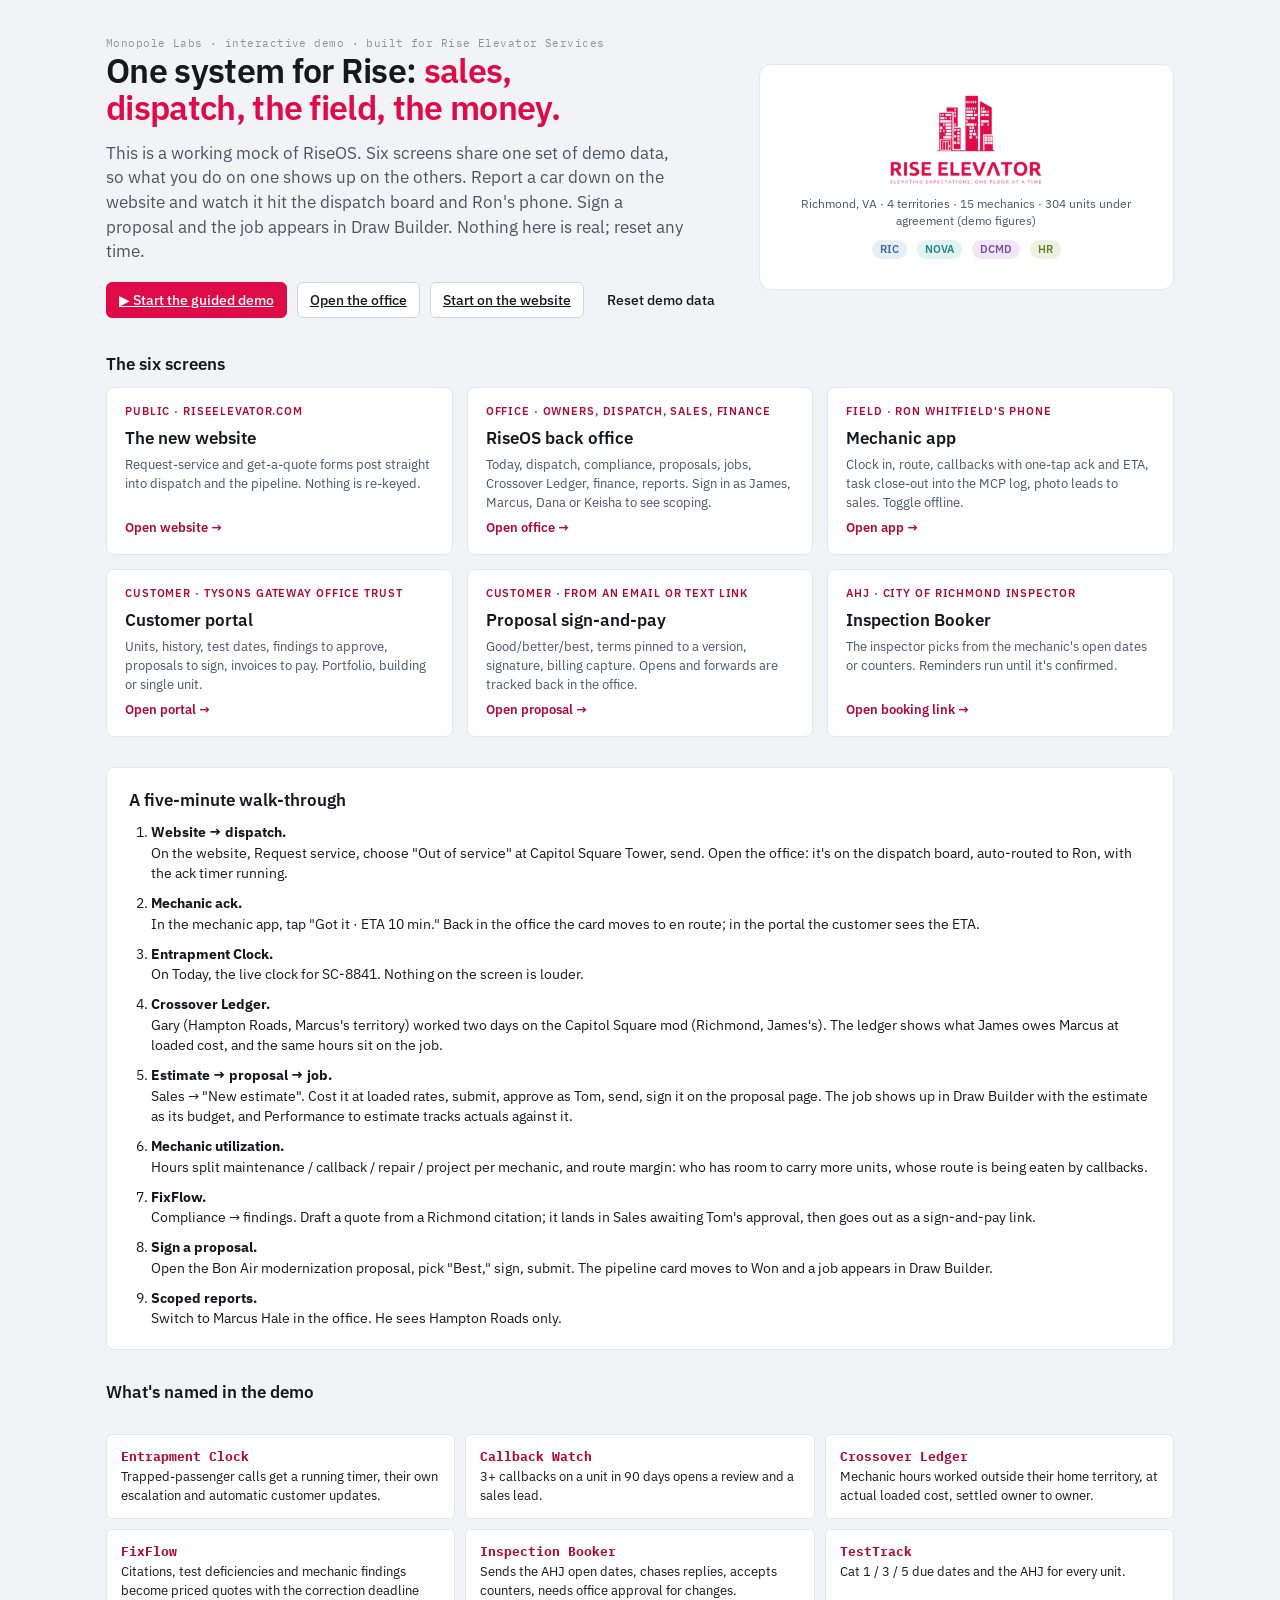
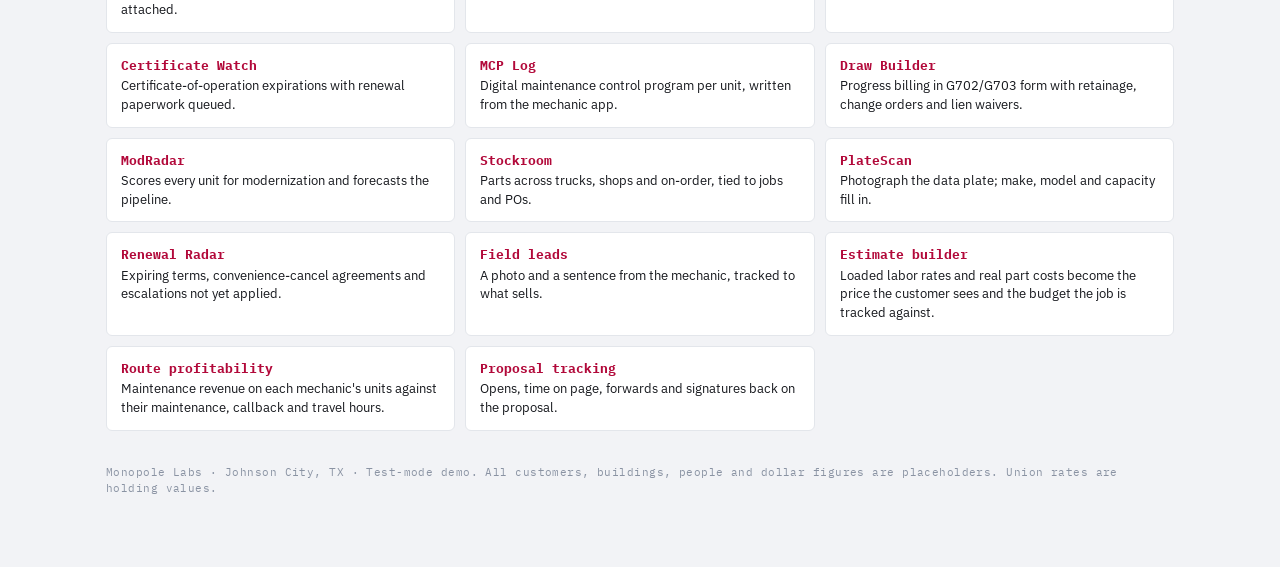
<file: index.html>
<!doctype html>
<html lang="en"><head><meta charset="utf-8"><meta name="viewport" content="width=device-width,initial-scale=1,viewport-fit=cover"><meta name="robots" content="noindex,nofollow">
<title>RiseOS Demo</title>
<link rel="stylesheet" href="https://fonts.googleapis.com/css2?family=IBM+Plex+Sans:wght@400;500;600&family=IBM+Plex+Mono:wght@400;500&display=swap">
<link rel="stylesheet" href="assets/ui.css">
<style>
body{background:#F2F3F6}
.wrap{max-width:1100px;margin:0 auto;padding:36px max(16px,env(safe-area-inset-right,0px)) 70px max(16px,env(safe-area-inset-left,0px))}
.hero{display:grid;grid-template-columns:1.2fr .8fr;gap:30px;align-items:center;margin-bottom:34px}
@media(max-width:800px){.hero{grid-template-columns:1fr}}
h1{font-size:34px;line-height:1.1;letter-spacing:-.02em}
h1 span{color:var(--brand)}
.lede{font-size:17px;color:var(--ink-2);max-width:58ch;margin:14px 0 18px}
.surfaces{display:grid;grid-template-columns:repeat(3,minmax(0,1fr));gap:14px}
@media(max-width:860px){.surfaces{grid-template-columns:repeat(2,minmax(0,1fr))}}
@media(max-width:560px){.surfaces{grid-template-columns:1fr}}
.sf{background:var(--panel);border:1px solid var(--line);border-radius:8px;padding:16px 18px;text-decoration:none;color:var(--ink);display:flex;flex-direction:column;gap:6px;min-height:160px;position:relative}
.sf:hover{border-color:var(--ink-3);box-shadow:var(--shadow)}
.sf .who{font-size:11px;letter-spacing:.08em;text-transform:uppercase;color:var(--brand-ink);font-weight:600}
.sf h3{font-size:17px}
.sf p{font-size:13px;color:var(--ink-2)}
.sf .go{margin-top:auto;font-weight:600;font-size:13px;color:var(--brand-ink)}
.script{background:var(--panel);border:1px solid var(--line);border-radius:8px;padding:20px 22px;margin-top:30px}
.script ol{margin:10px 0 0;padding-left:22px;display:grid;gap:10px;font-size:14px}
.script li b{display:block}
.feat{display:grid;grid-template-columns:repeat(3,minmax(0,1fr));gap:10px;margin-top:30px}
@media(max-width:860px){.feat{grid-template-columns:repeat(2,minmax(0,1fr))}}
@media(max-width:560px){.feat{grid-template-columns:1fr}}
.feat div{background:var(--panel);border:1px solid var(--line);border-radius:6px;padding:12px 14px;font-size:13px}
.feat b{display:block;font-family:var(--mono);font-size:12.5px;color:var(--brand-ink);margin-bottom:3px}
.logo-card{background:var(--panel);border:1px solid var(--line);border-radius:12px;padding:30px;display:flex;flex-direction:column;align-items:center;gap:10px;text-align:center}
.logo-card img{height:90px}
</style></head><body>
<div class="wrap">
  <div class="hero"><div><div class="monopole">Monopole Labs · interactive demo · built for Rise Elevator Services</div><h1>One system for Rise: <span>sales, dispatch, the field, the money.</span></h1><p class="lede">This is a working mock of RiseOS. Six screens share one set of demo data, so what you do on one shows up on the others. Report a car down on the website and watch it hit the dispatch board and Ron's phone. Sign a proposal and the job appears in Draw Builder. Nothing here is real; reset any time.</p><div class="row"><a class="btn primary" href="tour.html">▶ Start the guided demo</a><a class="btn" href="backoffice.html">Open the office</a><a class="btn" href="website.html">Start on the website</a><button class="btn ghost" onclick="RISE.reset();location.reload()">Reset demo data</button></div></div>
    <div class="logo-card"><img src="assets/rise-logo.png" alt="Rise Elevator"><div class="small muted">Richmond, VA · 4 territories · 15 mechanics · 304 units under agreement (demo figures)</div><div class="row small"><span class="pill RIC">RIC</span><span class="pill NOVA">NOVA</span><span class="pill DCMD">DCMD</span><span class="pill HR">HR</span></div></div></div>

  <h2 style="margin-bottom:10px">The six screens</h2>
  <div class="surfaces">
    <a class="sf" href="website.html"><span class="who">Public · riseelevator.com</span><h3>The new website</h3><p>Request-service and get-a-quote forms post straight into dispatch and the pipeline. Nothing is re-keyed.</p><span class="go">Open website →</span></a>
    <a class="sf" href="backoffice.html"><span class="who">Office · owners, dispatch, sales, finance</span><h3>RiseOS back office</h3><p>Today, dispatch, compliance, proposals, jobs, Crossover Ledger, finance, reports. Sign in as James, Marcus, Dana or Keisha to see scoping.</p><span class="go">Open office →</span></a>
    <a class="sf" href="mechanic.html"><span class="who">Field · Ron Whitfield's phone</span><h3>Mechanic app</h3><p>Clock in, route, callbacks with one-tap ack and ETA, task close-out into the MCP log, photo leads to sales. Toggle offline.</p><span class="go">Open app →</span></a>
    <a class="sf" href="portal.html"><span class="who">Customer · Tysons Gateway Office Trust</span><h3>Customer portal</h3><p>Units, history, test dates, findings to approve, proposals to sign, invoices to pay. Portfolio, building or single unit.</p><span class="go">Open portal →</span></a>
    <a class="sf" href="proposal.html?id=P-7709"><span class="who">Customer · from an email or text link</span><h3>Proposal sign-and-pay</h3><p>Good/better/best, terms pinned to a version, signature, billing capture. Opens and forwards are tracked back in the office.</p><span class="go">Open proposal →</span></a>
    <a class="sf" href="inspector.html?id=IN-611"><span class="who">AHJ · City of Richmond inspector</span><h3>Inspection Booker</h3><p>The inspector picks from the mechanic's open dates or counters. Reminders run until it's confirmed.</p><span class="go">Open booking link →</span></a>
  </div>

  <div class="script"><h2>A five-minute walk-through</h2><ol>
    <li><b>Website → dispatch.</b> On the website, Request service, choose "Out of service" at Capitol Square Tower, send. Open the office: it's on the dispatch board, auto-routed to Ron, with the ack timer running.</li>
    <li><b>Mechanic ack.</b> In the mechanic app, tap "Got it · ETA 10 min." Back in the office the card moves to en route; in the portal the customer sees the ETA.</li>
    <li><b>Entrapment Clock.</b> On Today, the live clock for SC-8841. Nothing on the screen is louder.</li>
    <li><b>Crossover Ledger.</b> Gary (Hampton Roads, Marcus's territory) worked two days on the Capitol Square mod (Richmond, James's). The ledger shows what James owes Marcus at loaded cost, and the same hours sit on the job.</li>
    <li><b>Estimate → proposal → job.</b> Sales → "New estimate". Cost it at loaded rates, submit, approve as Tom, send, sign it on the proposal page. The job shows up in Draw Builder with the estimate as its budget, and Performance to estimate tracks actuals against it.</li>
    <li><b>Mechanic utilization.</b> Hours split maintenance / callback / repair / project per mechanic, and route margin: who has room to carry more units, whose route is being eaten by callbacks.</li>
    <li><b>FixFlow.</b> Compliance → findings. Draft a quote from a Richmond citation; it lands in Sales awaiting Tom's approval, then goes out as a sign-and-pay link.</li>
    <li><b>Sign a proposal.</b> Open the Bon Air modernization proposal, pick "Best," sign, submit. The pipeline card moves to Won and a job appears in Draw Builder.</li>
    <li><b>Scoped reports.</b> Switch to Marcus Hale in the office. He sees Hampton Roads only.</li>
  </ol></div>

  <h2 style="margin:30px 0 10px">What's named in the demo</h2>
  <div class="feat">
    <div><b>Entrapment Clock</b>Trapped-passenger calls get a running timer, their own escalation and automatic customer updates.</div>
    <div><b>Callback Watch</b>3+ callbacks on a unit in 90 days opens a review and a sales lead.</div>
    <div><b>Crossover Ledger</b>Mechanic hours worked outside their home territory, at actual loaded cost, settled owner to owner.</div>
    <div><b>FixFlow</b>Citations, test deficiencies and mechanic findings become priced quotes with the correction deadline attached.</div>
    <div><b>Inspection Booker</b>Sends the AHJ open dates, chases replies, accepts counters, needs office approval for changes.</div>
    <div><b>TestTrack</b>Cat 1 / 3 / 5 due dates and the AHJ for every unit.</div>
    <div><b>Certificate Watch</b>Certificate-of-operation expirations with renewal paperwork queued.</div>
    <div><b>MCP Log</b>Digital maintenance control program per unit, written from the mechanic app.</div>
    <div><b>Draw Builder</b>Progress billing in G702/G703 form with retainage, change orders and lien waivers.</div>
    <div><b>ModRadar</b>Scores every unit for modernization and forecasts the pipeline.</div>
    <div><b>Stockroom</b>Parts across trucks, shops and on-order, tied to jobs and POs.</div>
    <div><b>PlateScan</b>Photograph the data plate; make, model and capacity fill in.</div>
    <div><b>Renewal Radar</b>Expiring terms, convenience-cancel agreements and escalations not yet applied.</div>
    <div><b>Field leads</b>A photo and a sentence from the mechanic, tracked to what sells.</div>
    <div><b>Estimate builder</b>Loaded labor rates and real part costs become the price the customer sees and the budget the job is tracked against.</div>
    <div><b>Route profitability</b>Maintenance revenue on each mechanic's units against their maintenance, callback and travel hours.</div>
    <div><b>Proposal tracking</b>Opens, time on page, forwards and signatures back on the proposal.</div>
  </div>
  <p class="monopole" style="margin-top:34px">Monopole Labs · Johnson City, TX · Test-mode demo. All customers, buildings, people and dollar figures are placeholders. Union rates are holding values.</p>
</div>
<script src="assets/data.js"></script>
<script>if(window.top!==window){document.querySelectorAll('a[href="tour.html"]').forEach(function(a){a.target="_top"})}</script>
</body></html>
</file>
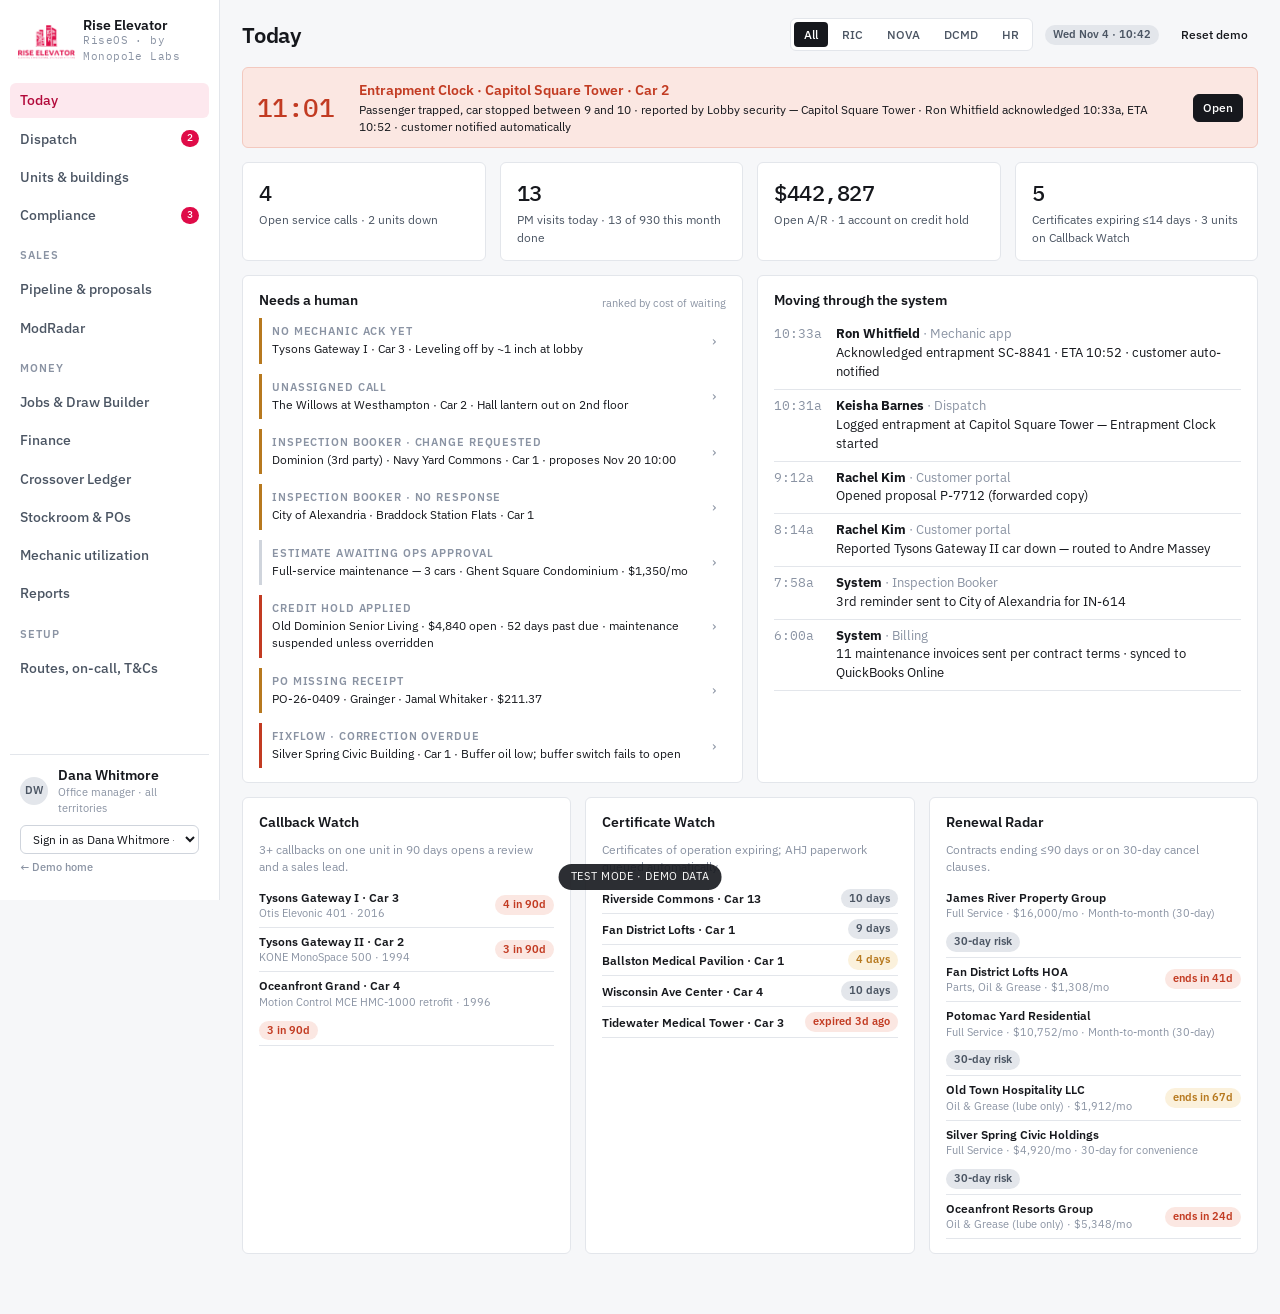
<file: backoffice.html>
<!doctype html>
<html lang="en"><head><meta charset="utf-8"><meta name="viewport" content="width=device-width,initial-scale=1,viewport-fit=cover"><meta name="robots" content="noindex,nofollow">
<title>Rise Elevator · Office</title>
<link rel="stylesheet" href="https://fonts.googleapis.com/css2?family=IBM+Plex+Sans:wght@400;500;600&family=IBM+Plex+Mono:wght@400;500&display=swap">
<link rel="stylesheet" href="assets/ui.css">
<style>
/* Layout: left rail + content column. Territory color stripes tell staff whose work they're looking at. */
.app{display:grid;grid-template-columns:220px 1fr;min-height:100%}
.rail{background:var(--panel);border-right:1px solid var(--line);padding:14px 10px;position:sticky;top:0;height:100vh;overflow:auto;display:flex;flex-direction:column;gap:4px}
.rail .logo{display:flex;align-items:center;gap:8px;padding:4px 8px 14px}
.rail .logo img{height:34px}
.rail a{display:flex;align-items:center;gap:8px;padding:7px 10px;border-radius:var(--r);color:var(--ink-2);text-decoration:none;font-weight:500}
.rail a.on{background:var(--brand-soft);color:var(--brand-ink)}
.rail a:hover{background:var(--bg)}
.rail .sec{padding:12px 10px 4px}
.rail .badge{margin-left:auto;background:var(--brand);color:#fff;font-size:10px;padding:1px 6px;border-radius:999px;font-family:var(--mono)}
.rail .me{margin-top:auto;padding:10px;border-top:1px solid var(--line)}
.main{padding:18px max(22px,env(safe-area-inset-right,0px)) 60px 22px;min-width:0}
.top{display:flex;align-items:center;gap:12px;margin-bottom:16px;flex-wrap:wrap}
.top h1{margin-right:auto}
.scope{display:flex;gap:4px;background:var(--panel);border:1px solid var(--line);border-radius:var(--r);padding:3px}
.scope button{border:0;background:none;padding:4px 10px;border-radius:4px;color:var(--ink-2);font-size:12px;font-weight:500}
.scope button.on{background:var(--ink);color:#fff}
.view{display:none}.view.on{display:block}
.alert{display:flex;gap:12px;align-items:center;padding:12px 14px;border-radius:var(--r);background:var(--bad-soft);border:1px solid #F3C9BF}
.alert .clock{font-family:var(--mono);font-size:26px;font-weight:500;color:var(--bad);letter-spacing:-.02em;min-width:90px}
.board{display:grid;grid-template-columns:repeat(4,minmax(0,1fr));gap:12px}
@media(max-width:1100px){.board{grid-template-columns:repeat(2,minmax(0,1fr))}}
.col h4{font-size:12px;text-transform:uppercase;letter-spacing:.06em;color:var(--ink-3);margin-bottom:8px;display:flex;justify-content:space-between}
.call{background:var(--panel);border:1px solid var(--line);border-radius:var(--r);padding:10px 12px;margin-bottom:8px;cursor:pointer}
.call:hover{border-color:var(--ink-3)}
.call .t{font-weight:600;margin:2px 0}
.call.new{animation:pop .5s ease}
@keyframes pop{from{transform:scale(.97);background:var(--brand-soft)}}
.cal{display:grid;grid-template-columns:140px repeat(5,1fr);border:1px solid var(--line);border-radius:var(--r);overflow:hidden;background:var(--panel);font-size:12px}
.cal>div{padding:8px;border-bottom:1px solid var(--line);border-right:1px solid var(--line);min-height:54px}
.cal .hd{background:var(--bg);font-weight:600;color:var(--ink-2)}
.cal .mech{font-weight:600}
.cal .job{display:block;border-radius:4px;padding:3px 6px;margin-bottom:3px;font-size:11px;color:#fff;background:var(--info);white-space:nowrap;overflow:hidden;text-overflow:ellipsis}
.cal .job.pm{background:var(--nova)}.cal .job.cb{background:var(--bad)}.cal .job.mod{background:var(--dcmd)}.cal .job.pto{background:var(--line-2);color:var(--ink-2)}.cal .job.insp{background:var(--warn)}
/* month view */
.mcal{display:grid;grid-template-columns:repeat(7,1fr);gap:4px}
.mcal .dh{font-size:11px;text-transform:uppercase;letter-spacing:.06em;color:var(--ink-3);text-align:center;padding:4px 0}
.mcal .dy{background:var(--panel);border:1px solid var(--line);border-radius:4px;min-height:84px;padding:5px 6px;font-size:11px;cursor:pointer}
.mcal .dy.x{background:transparent;border-color:transparent}
.mcal .dy.today{border-color:var(--brand)}
.mcal .dy .n{font-family:var(--mono);color:var(--ink-3);margin-bottom:3px}
.mcal .dy.sel{box-shadow:0 0 0 2px var(--brand)}
.mcal .ct{display:flex;gap:3px;flex-wrap:wrap}
.mcal .ct span{padding:1px 5px;border-radius:3px;color:#fff;background:var(--nova)}
.mcal .ct span.insp{background:var(--warn)}.mcal .ct span.cb{background:var(--bad)}.mcal .ct span.job{background:var(--dcmd)}
.util td .bar{min-width:90px}
.ledger td.cross{background:var(--warn-soft)}
.score{display:inline-block;min-width:36px;text-align:center;font-family:var(--mono);font-weight:500;padding:2px 6px;border-radius:4px;background:var(--line)}
.score.hi{background:var(--bad-soft);color:var(--bad)}.score.md{background:var(--warn-soft);color:var(--warn)}
.feed li{display:grid;grid-template-columns:52px 1fr;gap:10px;padding:7px 0;border-bottom:1px solid var(--line);font-size:13px}
.feed{list-style:none;margin:0;padding:0}
.sig{font-family:var(--mono);font-size:11px}
.split{display:flex;gap:6px;flex-wrap:wrap}
.split span{font-size:11px;padding:2px 6px;border-radius:4px;background:var(--line)}
.ro{opacity:.55;pointer-events:none}
.chips4{display:grid;grid-template-columns:repeat(4,minmax(0,1fr));gap:8px}
.chips4 .chip{justify-content:center;padding:10px 8px;text-align:center}
.chips4 .chip input{width:16px;height:16px;margin:0}
.chips4 .chip.ent{border-color:#F3C9BF;color:var(--bad)}
.chips4 .chip.ent.on{background:var(--bad-soft);border-color:var(--bad)}
@media(max-width:560px){.chips4{grid-template-columns:repeat(2,minmax(0,1fr))}}
.q{background:var(--panel);border:1px dashed var(--line-2);border-radius:var(--r);padding:12px;text-align:center;color:var(--ink-3);font-size:13px}
.pipe{display:grid;grid-template-columns:repeat(5,minmax(0,1fr));gap:10px}
@media(max-width:1100px){.pipe{grid-template-columns:repeat(2,minmax(0,1fr))}}
.lead{background:var(--panel);border:1px solid var(--line);border-radius:var(--r);padding:9px 11px;margin-bottom:7px;font-size:12.5px}
.tracklist li{display:grid;grid-template-columns:110px 1fr;gap:8px;font-size:12.5px;padding:4px 0}
.tracklist{list-style:none;padding:0;margin:0}
.phone-chip{font-family:var(--mono);font-size:12px}
.hamb{display:none}
@media(max-width:860px){.app{grid-template-columns:1fr}.rail{position:fixed;left:-240px;width:230px;transition:.2s;z-index:40}.rail.open{left:0}.hamb{display:inline-flex}.main{padding-left:max(16px,env(safe-area-inset-left,0px))}}
</style></head><body>
<div class="app">
<nav class="rail" id="rail">
  <div class="logo"><img src="assets/rise-logo.png" alt="Rise Elevator"><div><div style="font-weight:600;line-height:1.1">Rise Elevator</div><div class="monopole">RiseOS · by Monopole Labs</div></div></div>
  <a href="#today" data-v="today">Today</a>
  <a href="#dispatch" data-v="dispatch">Dispatch <span class="badge" id="b-dispatch"></span></a>
  <a href="#service" data-v="service">Units & buildings</a>
  <a href="#compliance" data-v="compliance">Compliance <span class="badge" id="b-comp"></span></a>
  <div class="sec eyebrow">Sales</div>
  <a href="#sales" data-v="sales">Pipeline & proposals</a>
  <a href="#modradar" data-v="modradar">ModRadar</a>
  <div class="sec eyebrow">Money</div>
  <a href="#projects" data-v="projects">Jobs & Draw Builder</a>
  <a href="#finance" data-v="finance">Finance</a>
  <a href="#crossover" data-v="crossover">Crossover Ledger</a>
  <a href="#stockroom" data-v="stockroom">Stockroom & POs</a>
  <a href="#utilization" data-v="utilization">Mechanic utilization</a>
  <a href="#reports" data-v="reports">Reports</a>
  <div class="sec eyebrow">Setup</div>
  <a href="#settings" data-v="settings">Routes, on-call, T&amp;Cs</a>
  <div class="me"><div class="row"><span class="avatar" id="me-av">DW</span><div class="grow"><div style="font-weight:600" id="me-name">Dana Whitmore</div><div class="xs faint" id="me-role">Office manager · all territories</div></div></div>
    <select id="me-sel" style="margin-top:8px;font-size:12px;padding:5px 8px"></select>
    <a href="index.html" class="xs" style="padding:6px 0 0;color:var(--ink-3)">← Demo home</a>
  </div>
</nav>
<main class="main">
  <div class="top">
    <button class="btn sm hamb" onclick="document.getElementById('rail').classList.toggle('open')">☰</button>
    <h1 id="title">Today</h1>
    <div class="scope" id="scope"></div>
    <span class="pill" id="clock">Wed Nov 4 · 10:42</span>
    <button class="btn sm ghost" onclick="RISE.reset();location.reload()" title="Reset demo data">Reset demo</button>
  </div>
  <section class="view" id="v-today"></section>
  <section class="view" id="v-dispatch"></section>
  <section class="view" id="v-service"></section>
  <section class="view" id="v-compliance"></section>
  <section class="view" id="v-sales"></section>
  <section class="view" id="v-modradar"></section>
  <section class="view" id="v-projects"></section>
  <section class="view" id="v-finance"></section>
  <section class="view" id="v-crossover"></section>
  <section class="view" id="v-stockroom"></section>
  <section class="view" id="v-utilization"></section>
  <section class="view" id="v-reports"></section>
  <section class="view" id="v-settings"></section>
</main>
</div>
<div class="testmode">Test mode · demo data</div>
<div class="toast" id="toast"></div>
<div id="modal"></div>
<script src="assets/data.js"></script>
<script>
(function(){
var db=RISE.db, $=function(s){return document.querySelector(s)}, money=RISE.money, fd=RISE.fmtDate, ft=RISE.fmtTime;
var me=db.office[2], scope='ALL';
function esc(s){return String(s==null?'':s).replace(/[&<>"]/g,function(c){return{'&':'&amp;','<':'&lt;','>':'&gt;','"':'&quot;'}[c]})}
function toast(m){var t=$('#toast');t.textContent=m;t.classList.add('show');clearTimeout(t._x);t._x=setTimeout(function(){t.classList.remove('show')},2600)}
function tp(id){var t=RISE.terr(id);return '<span class="pill '+id+'" title="'+(t?t.name:id)+'">'+id+'</span>'}
function inScope(t){ if(me.scope!=='ALL' && me.scope.indexOf(t)<0) return false; return scope==='ALL'||scope===t }
function allowed(){ return me.scope==='ALL'?db.territories.map(function(t){return t.id}):me.scope }
function mech(id){var m=RISE.mech(id);return m?m.name:'Unassigned'}
function ulabel(id){return RISE.unitLabel(id)}
function pri(p){return p==='entrapment'?'<span class="pill bad">Entrapment</span>':p==='down'?'<span class="pill warn">Unit down</span>':'<span class="pill">Routine</span>'}
function modal(html){$('#modal').innerHTML='<div class="modal-bg" onclick="if(event.target===this)closeModal()"><div class="modal">'+html+'</div></div>'}
window.closeModal=function(){$('#modal').innerHTML=''};

/* ---------- user + scope ---------- */
function renderMe(){
  var s=$('#me-sel'); s.innerHTML=db.office.map(function(u){return '<option value="'+u.id+'"'+(u.id===me.id?' selected':'')+'>Sign in as '+esc(u.name)+' — '+esc(u.role)+'</option>'}).join('');
  s.onchange=function(){me=RISE.user(this.value);scope='ALL';renderMe();renderAll()};
  $('#me-av').textContent=me.name.split(' ').map(function(x){return x[0]}).join('');$('#me-name').textContent=me.name;
  $('#me-role').textContent=me.role+' · '+(me.scope==='ALL'?'all territories':me.scope.join(', ')+' only');
  var sc=$('#scope'); var ts=allowed();
  sc.innerHTML=(ts.length>1?'<button class="'+(scope==='ALL'?'on':'')+'" data-s="ALL">All</button>':'')+ts.map(function(t){return '<button class="'+(scope===t?'on':'')+'" data-s="'+t+'" title="'+RISE.terr(t).name+'">'+t+'</button>'}).join('');
  sc.querySelectorAll('button').forEach(function(b){b.onclick=function(){scope=b.dataset.s;renderMe();renderAll()}});
}

/* ---------- TODAY ---------- */
function clockFor(call){ var rec=call.received.split('T')[1].split(':'); var m=(+rec[0])*60+(+rec[1]); var secs=(10*60+42-m)*60+tick; var mm=Math.floor(secs/60),ss=secs%60; return (mm<10?'0':'')+mm+':'+(ss<10?'0':'')+ss; }
var tick=0;
function renderToday(){
  var calls=db.calls.filter(function(c){return inScope(c.territory)});
  var ent=calls.filter(function(c){return c.priority==='entrapment'&&c.status!=='complete'});
  var open=calls.filter(function(c){return c.status!=='complete'});
  var down=db.units.filter(function(u){return u.status==='down'&&inScope(u.territory)});
  var pmToday=db.visits.filter(function(v){return v.date===RISE.today&&inScope(v.territory)});
  var pmMonth=db.visits.filter(function(v){return inScope(v.territory)});
  var done=pmMonth.filter(function(v){return v.status==='complete'}).length;
  var ar=db.invoices.filter(function(i){return i.status!=='Paid'&&!i.draft&&inScope(i.territory)}).reduce(function(s,i){return s+i.amount},0);
  var holds=db.customers.filter(function(c){return c.creditHold&&!c.holdOverride&&inScope(c.territory)});
  var cb=db.units.filter(function(u){return u.callbacks90>=3&&inScope(u.territory)});
  var certs=db.units.filter(function(u){return RISE.daysBetween(RISE.today,u.certExpires)<=14&&inScope(u.territory)});
  var h='';
  ent.forEach(function(c){ h+='<div class="alert" style="margin-bottom:14px"><div class="clock" id="clk-'+c.id+'">'+clockFor(c)+'</div><div class="grow"><div style="font-weight:600;color:var(--bad)">Entrapment Clock · '+esc(ulabel(c.unit))+'</div><div class="small">'+esc(c.summary)+' · reported by '+esc(c.reportedBy)+' · '+mech(c.assigned)+' '+(c.ack?'acknowledged '+ft(c.ack)+', ETA '+c.eta:'<b>has not acknowledged</b>')+' · customer notified automatically</div></div><button class="btn sm dark" onclick="openCall(\''+c.id+'\')">Open</button></div>'});
  h+='<div class="grid g4" style="margin-bottom:14px">'
   +'<div class="card stat"><span class="v">'+open.length+'</span><span class="l">Open service calls · '+down.length+' unit'+(down.length===1?'':'s')+' down</span></div>'
   +'<div class="card stat"><span class="v">'+pmToday.length+'</span><span class="l">PM visits today · '+done+' of '+pmMonth.length+' this month done</span></div>'
   +'<div class="card stat"><span class="v">'+money(ar)+'</span><span class="l">Open A/R · '+holds.length+' account'+(holds.length===1?'':'s')+' on credit hold</span></div>'
   +'<div class="card stat"><span class="v">'+certs.length+'</span><span class="l">Certificates expiring ≤14 days · '+cb.length+' units on Callback Watch</span></div></div>';
  h+='<div class="grid g2"><div class="card"><div class="row between"><h3>Needs a human</h3><span class="xs faint">ranked by cost of waiting</span></div><div class="stack">';
  var needs=[];
  open.filter(function(c){return c.status==='new'||c.status==='awaiting ack'}).forEach(function(c){needs.push({k:c.status==='new'?'Unassigned call':'No mechanic ack yet',t:ulabel(c.unit)+' · '+c.summary,a:'openCall(\''+c.id+'\')',p:c.priority==='routine'?'warn':'bad'})});
  db.inspections.filter(function(i){return i.status==='No response'||i.status==='Change requested'}).forEach(function(i){if(inScope(RISE.unit(i.unit).territory))needs.push({k:'Inspection Booker · '+i.status,t:RISE.ahj(i.ahj).name+' · '+ulabel(i.unit)+(i.counter?' · proposes '+fd(i.counter)+' '+i.counter.slice(11):''),a:'go(\'compliance\')',p:'warn'})});
  db.proposals.filter(function(p){return p.status==='Pending ops approval'}).forEach(function(p){if(inScope(p.territory))needs.push({k:'Estimate awaiting ops approval',t:p.title+' · '+RISE.cust(p.customer).name+' · '+money(p.amount)+(p.monthly?'/mo':''),a:'go(\'sales\')',p:'info'})});
  holds.forEach(function(c){needs.push({k:'Credit hold applied',t:c.name+' · '+money(c.balance)+' open · '+c.daysPastDue+' days past due · maintenance suspended unless overridden',a:'go(\'finance\')',p:'bad'})});
  db.pos.filter(function(p){return p.status==='Needs receipt'}).forEach(function(p){needs.push({k:'PO missing receipt',t:p.id+' · '+p.vendor+' · '+mech(p.issuedTo)+' · '+money(p.amount,1),a:'go(\'stockroom\')',p:'warn'})});
  db.findings.filter(function(f){return f.status==='Overdue'}).forEach(function(f){needs.push({k:'FixFlow · correction overdue',t:ulabel(f.unit)+' · '+f.item,a:'go(\'compliance\')',p:'bad'})});
  needs.slice(0,8).forEach(function(n){h+='<div class="row stripe '+n.p+'" style="padding:6px 10px;cursor:pointer" onclick="'+n.a+'"><div class="grow"><div class="xs eyebrow">'+esc(n.k)+'</div><div class="small">'+esc(n.t)+'</div></div><span class="faint">›</span></div>'});
  h+='</div></div><div class="card"><h3>Moving through the system</h3><ul class="feed">'+db.activity.slice(0,9).map(function(a){return '<li><span class="faint num">'+ft(a.t)+'</span><span><b>'+esc(a.who)+'</b> <span class="faint">· '+esc(a.where)+'</span><br>'+esc(a.what)+'</span></li>'}).join('')+'</ul></div></div>';
  h+='<div class="grid g3" style="margin-top:14px">'
   +'<div class="card"><h3>Callback Watch</h3><p class="hint" style="margin-bottom:8px">3+ callbacks on one unit in 90 days opens a review and a sales lead.</p>'+(cb.length?cb.map(function(u){return '<div class="row between" style="padding:5px 0;border-bottom:1px solid var(--line)"><div><div class="small" style="font-weight:600">'+esc(ulabel(u.id))+'</div><div class="xs faint">'+u.make+' '+u.model+' · '+u.year+'</div></div><span class="pill bad">'+u.callbacks90+' in 90d</span></div>'}).join(''):'<div class="q">Nothing on watch</div>')+'</div>'
   +'<div class="card"><h3>Certificate Watch</h3><p class="hint" style="margin-bottom:8px">Certificates of operation expiring; AHJ paperwork queued automatically.</p>'+certs.map(function(u){var n=RISE.daysBetween(RISE.today,u.certExpires);return '<div class="row between" style="padding:5px 0;border-bottom:1px solid var(--line)"><div class="small" style="font-weight:600">'+esc(ulabel(u.id))+'</div><span class="pill '+(n<0?'bad':n<7?'warn':'')+'">'+(n<0?'expired '+(-n)+'d ago':n+' days')+'</span></div>'}).join('')+'</div>'
   +'<div class="card"><h3>Renewal Radar</h3><p class="hint" style="margin-bottom:8px">Contracts ending ≤90 days or on 30-day cancel clauses.</p>'+db.contracts.filter(function(c){return inScope(c.territory)&&(RISE.daysBetween(RISE.today,c.end)<=90||c.cancelClause!=='None')}).slice(0,6).map(function(c){var n=RISE.daysBetween(RISE.today,c.end);return '<div class="row between" style="padding:5px 0;border-bottom:1px solid var(--line)"><div><div class="small" style="font-weight:600">'+esc(RISE.cust(c.customer).name)+'</div><div class="xs faint">'+c.type+' · '+money(c.monthly)+'/mo'+(c.cancelClause!=='None'?' · '+c.cancelClause:'')+'</div></div><span class="pill '+(n<=45?'bad':n<=90?'warn':'')+'">'+(n<=90?'ends in '+n+'d':'30-day risk')+'</span></div>'}).join('')+'</div></div>';
  $('#v-today').innerHTML=h;
}
setInterval(function(){tick++;db.calls.forEach(function(c){var e=document.getElementById('clk-'+c.id);if(e)e.textContent=clockFor(c)})},1000);

/* ---------- DISPATCH ---------- */
window.openCall=function(id){
  var c=RISE.find('calls',id); var u=c.unit?RISE.unit(c.unit):null; var cover=c.unit?RISE.coverFor(c.unit,c.afterHours):null;
  var ms=db.mechanics.filter(function(m){return m.territory===c.territory});
  modal('<div class="row between"><h2>'+c.id+' '+pri(c.priority)+'</h2><button class="btn sm ghost" onclick="closeModal()">✕</button></div>'
  +'<p style="margin:8px 0 12px;font-weight:600">'+esc(u?ulabel(u.id):(c.building||'New location'))+'</p>'
  +'<dl class="kv"><dt>Reported</dt><dd>'+esc(c.reportedBy)+' via '+esc(c.source)+' at '+ft(c.received)+(c.contact?' · '+esc(c.contact):'')+'</dd><dt>Issue</dt><dd>'+esc(c.summary)+'</dd>'
  +(u?'<dt>Unit</dt><dd>'+u.make+' '+u.model+' · '+u.type+' · '+u.year+' · '+u.stops+' stops · state ID '+u.stateId+'</dd>':'')
  +'<dt>Routing</dt><dd>'+(c.assigned?mech(c.assigned)+' <span class="faint">('+esc(c.assignReason||(cover?cover.why:'manual'))+')</span>':'Not assigned')+'</dd>'
  +'<dt>Mechanic ack</dt><dd>'+(c.ack?'Acknowledged '+ft(c.ack)+' · ETA '+c.eta+' · customer texted automatically':'<span class="pill warn">Waiting</span> office is alerted if no reply in 5 min')+'</dd>'
  +'<dt>Billing</dt><dd>'+(c.billable?'Billable — outside contract coverage':'Covered under maintenance agreement')+(c.afterHours?' · after-hours overtime rules apply':'')+'</dd></dl>'
  +'<div class="row" style="margin-top:14px"><select id="asg" style="max-width:260px">'+ms.map(function(m){return '<option value="'+m.id+'"'+(m.id===c.assigned?' selected':'')+'>'+esc(m.name)+(m.status==='pto'?' (PTO)':'')+'</option>'}).join('')+'</select><button class="btn primary" onclick="assign(\''+c.id+'\')">Dispatch &amp; text mechanic</button>'+(c.status!=='complete'?'<button class="btn" onclick="closeCall(\''+c.id+'\')">Mark complete</button>':'')+'</div>');
};
window.assign=function(id){var c=RISE.find('calls',id);c.assigned=$('#asg').value;c.status='awaiting ack';c.assignReason='Dispatcher';RISE.log(me.name,'Dispatch','Dispatched '+id+' to '+mech(c.assigned)+' — SMS sent, waiting on ack');RISE.save();closeModal();toast('Texted '+mech(c.assigned)+' · waiting for ack + ETA');renderAll()};
window.closeCall=function(id){var c=RISE.find('calls',id);c.status='complete';var u=RISE.unit(c.unit);if(u){u.status='running';u.callbacks90++}RISE.log(me.name,'Dispatch',id+' closed · unit back in service · customer emailed completion');RISE.save();closeModal();renderAll()};
function callCard(c){return '<div class="call stripe '+c.territory+(c.isNew?' new':'')+'" onclick="openCall(\''+c.id+'\')"><div class="row between">'+pri(c.priority)+'<span class="xs faint num">'+ft(c.received)+'</span></div><div class="t small">'+esc(c.unit?ulabel(c.unit):(c.building||'New location'))+'</div><div class="xs muted">'+esc(c.summary)+'</div><div class="row between" style="margin-top:6px"><span class="xs">'+(c.assigned?'<span class="avatar" style="width:20px;height:20px;font-size:9px">'+RISE.mech(c.assigned).initials+'</span> '+mech(c.assigned):'<span class="pill warn">Unassigned</span>')+'</span><span class="xs faint">'+esc(c.source)+'</span></div></div>'}
function renderDispatch(){
  var calls=db.calls.filter(function(c){return inScope(c.territory)});
  var cols=[['New',function(c){return c.status==='new'}],['Dispatched · awaiting ack',function(c){return c.status==='awaiting ack'}],['En route / on site',function(c){return c.status==='en route'||c.status==='on site'}],['Completed today',function(c){return c.status==='complete'}]];
  var h='<div class="row between" style="margin-bottom:12px"><div class="row"><button class="btn primary" onclick="quickIntake()">+ New request (call / text / email)</button><span class="hint">Website and portal requests land here on their own.</span></div><div class="row"><span class="pill">'+calls.filter(function(c){return c.status!=='complete'}).length+' open</span></div></div>';
  h+='<div class="board">'+cols.map(function(col){var cs=calls.filter(col[1]);return '<div class="col"><h4>'+col[0]+'<span>'+cs.length+'</span></h4>'+(cs.length?cs.map(callCard).join(''):'<div class="q">—</div>')+'</div>'}).join('')+'</div>';
  // calendar week
  var days=['2026-11-02','2026-11-03','2026-11-04','2026-11-05','2026-11-06'];
  var ms=db.mechanics.filter(function(m){return inScope(m.territory)});
  h+='<div class="row between" style="margin:22px 0 10px"><h2>This week by mechanic</h2><div class="row small"><span class="job pm" style="padding:2px 6px;border-radius:4px;color:#fff;background:var(--nova)">PM route</span><span style="padding:2px 6px;border-radius:4px;color:#fff;background:var(--bad)">Callback</span><span style="padding:2px 6px;border-radius:4px;color:#fff;background:var(--dcmd)">Job</span><span style="padding:2px 6px;border-radius:4px;color:#fff;background:var(--warn)">Inspection</span><span style="padding:2px 6px;border-radius:4px;background:var(--line-2)">PTO</span></div></div>';
  h+='<div class="tbl"><div class="cal" style="min-width:860px"><div class="hd">Mechanic · est. hrs</div>'+days.map(function(dd){return '<div class="hd">'+fd(dd,{weekday:'short',month:'short',day:'numeric'})+(dd===RISE.today?' <span class="pill brand">today</span>':'')+'</div>'}).join('');
  ms.forEach(function(m){
    var wk=db.visits.filter(function(v){return v.mechanic===m.id&&days.indexOf(v.date)>-1}).reduce(function(s,v){return s+v.estHours},0);
    var jobsM=db.jobs.filter(function(j){return j.crew.indexOf(m.id)>-1&&j.status.indexOf('progress')>-1});
    var est=wk+jobsM.length*24;
    h+='<div><div class="mech">'+esc(m.name)+'</div><div class="xs faint">'+m.title+' · '+tp(m.territory)+'</div><div class="xs num" style="margin-top:4px">'+est.toFixed(1)+' / 40 hrs</div><div class="bar" style="margin-top:3px"><i class="'+(est>40?'bad':'ok')+'" style="width:'+Math.min(100,est/40*100)+'%"></i></div></div>';
    days.forEach(function(dd){
      var items='';
      if(m.ptoDates.indexOf(dd)>-1){items+='<span class="job pto">PTO · covered by '+mech(m.coveredBy).split(' ')[0]+'</span>'}
      db.visits.filter(function(v){return v.mechanic===m.id&&v.date===dd}).forEach(function(v){items+='<span class="job pm" title="'+esc(ulabel(v.unit))+'">'+esc(RISE.bldg(v.building).name)+' · '+v.estHours+'h</span>'});
      db.calls.filter(function(c){return c.assigned===m.id&&c.received.slice(0,10)===dd}).forEach(function(c){items+='<span class="job cb">'+(c.priority==='entrapment'?'ENTRAPMENT · ':'CB · ')+esc(RISE.bldg(c.building).name)+'</span>'});
      db.inspections.filter(function(i){return i.mechanic===m.id&&i.confirmed&&i.confirmed.slice(0,10)===dd}).forEach(function(i){items+='<span class="job insp">'+i.test+' · '+esc(RISE.ahj(i.ahj).name)+'</span>'});
      jobsM.forEach(function(j){ if(m.ptoDates.indexOf(dd)<0) items+='<span class="job mod">'+esc(j.id)+' · '+esc(RISE.bldg(j.building).name)+'</span>'});
      h+='<div>'+items+'</div>';
    });
  });
  h+='</div></div>';
  // month view
  h+=monthView();
  // on-call
  var oc=db.onCall.filter(function(o){return o.weekOf==='2026-11-02'&&inScope(o.territory)});
  h+='<div class="card" style="margin-top:16px"><div class="row between"><h3>On call this week · after-hours callbacks auto-route here</h3><a href="#settings" class="small">Edit rotation</a></div><div class="grid g4">'+oc.map(function(o){return '<div class="stripe '+o.territory+'" style="padding:4px 10px"><div class="xs eyebrow">'+RISE.terr(o.territory).name+'</div><div class="small"><b>'+mech(o.primary)+'</b> primary</div><div class="xs muted">'+mech(o.backup)+' backup · '+o.window+'</div></div>'}).join('')+'</div></div>';
  $('#v-dispatch').innerHTML=h;
  db.calls.forEach(function(c){c.isNew=false});
}
var mv={y:2026,m:10,sel:null,mech:'ALL'};
window.mvNav=function(n){mv.m+=n;if(mv.m>11){mv.m=0;mv.y++}if(mv.m<0){mv.m=11;mv.y--}mv.sel=null;renderDispatch()};
window.mvSel=function(d){mv.sel=mv.sel===d?null:d;renderDispatch()};
window.mvMech=function(v){mv.mech=v;renderDispatch()};
function monthView(){
  var first=new Date(mv.y,mv.m,1),dim=new Date(mv.y,mv.m+1,0).getDate(),pad=first.getDay();
  var label=first.toLocaleDateString('en-US',{month:'long',year:'numeric'});
  var ms=db.mechanics.filter(function(m){return inScope(m.territory)});
  function dayItems(dd){var out=[];
    db.visits.forEach(function(v){if(v.date===dd&&inScope(v.territory)&&(mv.mech==='ALL'||v.mechanic===mv.mech))out.push({k:'pm',t:RISE.bldg(v.building).name+' · '+RISE.unit(v.unit).name+' · '+mech(v.mechanic)+' · '+v.estHours+'h',h:v.estHours})});
    db.inspections.forEach(function(i){if(i.confirmed&&i.confirmed.slice(0,10)===dd&&(mv.mech==='ALL'||i.mechanic===mv.mech))out.push({k:'insp',t:i.test+' · '+RISE.ahj(i.ahj).name+' · '+ulabel(i.unit)+' · '+mech(i.mechanic),h:2})});
    db.calls.forEach(function(c){if(c.received.slice(0,10)===dd&&inScope(c.territory)&&(mv.mech==='ALL'||c.assigned===mv.mech))out.push({k:'cb',t:(c.priority==='entrapment'?'ENTRAPMENT':'Callback')+' · '+ulabel(c.unit)+' · '+mech(c.assigned),h:2.5})});
    db.jobs.forEach(function(j){if(dd>=j.start&&dd<=j.end&&inScope(j.territory)&&new Date(dd+'T12:00').getDay()%6&&(mv.mech==='ALL'||j.crew.indexOf(mv.mech)>-1))out.push({k:'job',t:j.id+' · '+j.name+' · crew '+j.crew.map(function(x){return mech(x).split(' ')[0]}).join(', '),h:8*j.crew.length})});
    return out}
  var totalH=0,cells='';
  for(var i=0;i<pad;i++)cells+='<div class="dy x"></div>';
  for(var dn=1;dn<=dim;dn++){var dd=mv.y+'-'+(mv.m<9?'0':'')+(mv.m+1)+'-'+(dn<10?'0':'')+dn;var it=dayItems(dd);var cnt={pm:0,insp:0,cb:0,job:0};it.forEach(function(x){cnt[x.k]++;totalH+=x.h});
    cells+='<div class="dy'+(dd===RISE.today?' today':'')+(mv.sel===dd?' sel':'')+'" onclick="mvSel(\''+dd+'\')"><div class="n">'+dn+'</div><div class="ct">'+(cnt.pm?'<span>'+cnt.pm+' PM</span>':'')+(cnt.insp?'<span class="insp">'+cnt.insp+' test</span>':'')+(cnt.cb?'<span class="cb">'+cnt.cb+' CB</span>':'')+(cnt.job?'<span class="job">'+cnt.job+' job</span>':'')+'</div></div>'}
  var cap=ms.filter(function(m){return mv.mech==='ALL'||m.id===mv.mech}).length*8*[].concat.apply([],Array(dim)).length; cap=0;for(var k=1;k<=dim;k++){var dw=new Date(mv.y,mv.m,k).getDay();if(dw%6)cap+=8}cap*=ms.filter(function(m){return mv.mech==='ALL'||m.id===mv.mech}).length;
  var h='<div class="row between" style="margin:22px 0 10px"><div class="row"><h2>Month view</h2><button class="btn sm" onclick="mvNav(-1)">‹</button><b style="min-width:140px;text-align:center">'+label+'</b><button class="btn sm" onclick="mvNav(1)">›</button></div><div class="row"><select style="width:auto;padding:5px 8px;font-size:12px" onchange="mvMech(this.value)"><option value="ALL">All mechanics</option>'+ms.map(function(m){return '<option value="'+m.id+'"'+(mv.mech===m.id?' selected':'')+'>'+esc(m.name)+'</option>'}).join('')+'</select><span class="pill">'+totalH.toFixed(0)+' h loaded · '+cap+' h capacity · '+(cap?Math.round(totalH/cap*100):0)+'%</span></div></div>';
  h+='<div class="mcal">'+['Sun','Mon','Tue','Wed','Thu','Fri','Sat'].map(function(x){return '<div class="dh">'+x+'</div>'}).join('')+cells+'</div>';
  if(mv.sel){var it=dayItems(mv.sel);h+='<div class="card" style="margin-top:10px"><div class="row between"><h3>'+fd(mv.sel,{weekday:'long',month:'long',day:'numeric'})+'</h3><span class="xs faint">'+it.length+' items</span></div>'+(it.length?it.map(function(x){return '<div class="small stripe '+(x.k==='cb'?'bad':x.k==='insp'?'warn':x.k==='job'?'DCMD':'NOVA')+'" style="padding:4px 10px;margin-bottom:4px">'+esc(x.t)+'</div>'}).join(''):'<div class="q">Nothing scheduled</div>')+'</div>'}
  return h;
}
window.quickIntake=function(){
  var us=db.units.filter(function(u){return inScope(u.territory)});
  modal('<div class="row between"><h2>New service request</h2><button class="btn sm ghost" onclick="closeModal()">✕</button></div><p class="hint" style="margin:6px 0 14px">Type a building name; the unit list narrows. Routing picks the route mechanic, their PTO coverage, or the on-call mechanic after hours.</p>'
  +'<div class="stack"><div class="field"><label>Unit</label><select id="qi-unit">'+us.map(function(u){return '<option value="'+u.id+'">'+esc(ulabel(u.id))+' — '+u.make+'</option>'}).join('')+'</select></div>'
  +'<div class="grid g2"><div class="field"><label>Caller</label><input id="qi-name" value="Front desk"></div><div class="field"><label>Source</label><select id="qi-src"><option>Phone</option><option>Text</option><option>Email</option><option>Answering service</option></select></div></div>'
  +'<div class="field"><label>What\'s wrong</label><input id="qi-sum" placeholder="e.g. Car 2 stuck at lobby, doors open"></div>'
  +'<div class="field"><label>Priority</label><div class="chips4"><label class="chip on"><input type="radio" name="qi-p" value="routine" checked onchange="chipSync(this)"> Routine</label><label class="chip"><input type="radio" name="qi-p" value="down" onchange="chipSync(this)"> Unit down</label><label class="chip ent"><input type="radio" name="qi-p" value="entrapment" onchange="chipSync(this)"> Entrapment</label><label class="chip"><input type="checkbox" id="qi-ah" onchange="this.parentNode.classList.toggle(\'on\',this.checked)"> After hours</label></div></div>'
  +'<div class="row" style="justify-content:flex-end"><button class="btn" onclick="submitIntake(false)">Create &amp; dispatch manually</button><button class="btn primary" onclick="submitIntake(true)">Create &amp; auto-route</button></div></div>');
};
window.chipSync=function(i){document.querySelectorAll('.chips4 label').forEach(function(l){var x=l.querySelector('input');if(x.type==='radio')l.classList.toggle('on',x.checked)})};
window.submitIntake=function(auto){var p=document.querySelector('input[name=qi-p]:checked').value;var c=RISE.createRequest({unit:$('#qi-unit').value,name:$('#qi-name').value,source:$('#qi-src').value,summary:$('#qi-sum').value||'Service requested',priority:p,afterHours:$('#qi-ah').checked,autoAssign:auto});closeModal();renderAll();go('dispatch');if(auto){toast(c.assigned?'Routed to '+mech(c.assigned)+' — SMS sent':'Created — needs a mechanic')}else{openCall(c.id)}};

/* ---------- SERVICE (units) ---------- */
window.openUnit=function(id){
  var u=RISE.unit(id),b=RISE.bldg(u.building),c=RISE.cust(u.customer);var con=db.contracts.filter(function(x){return x.units.indexOf(id)>-1})[0];
  var logs=db.mcp.filter(function(m){return m.unit===id});var vs=db.visits.filter(function(v){return v.unit===id});var fl=db.findings.filter(function(f){return f.unit===id});
  modal('<div class="row between"><h2>'+esc(b.name)+' · '+esc(u.name)+'</h2><button class="btn sm ghost" onclick="closeModal()">✕</button></div><div class="row small muted" style="margin:4px 0 12px">'+esc(c.name)+' · '+esc(b.address)+', '+esc(b.city)+' · '+tp(u.territory)+' · AHJ: '+esc(RISE.ahj(u.ahj).name)+'</div>'
  +'<div class="grid g2"><dl class="kv"><dt>State ID</dt><dd class="num">'+u.stateId+'</dd><dt>Equipment</dt><dd>'+u.make+' '+u.model+'<br><span class="faint">'+u.type+' · installed '+u.year+' · '+u.stops+' stops · '+u.capacity+' lb · '+u.speed+' fpm</span></dd><dt>Contract</dt><dd>'+(con?con.type+' · '+con.id+' · '+money(con.perUnit)+'/mo':'<span class="pill warn">No contract</span>')+'</dd><dt>Status</dt><dd>'+(u.status==='down'?'<span class="pill bad">Down</span>':u.status==='restricted'?'<span class="pill warn">Restricted use</span>':'<span class="pill ok">Running</span>')+'</dd></dl>'
  +'<dl class="kv"><dt>Cat 1 due</dt><dd>'+fd(u.cat1Due,{month:'short',day:'numeric',year:'numeric'})+'</dd>'+(u.cat5Due?'<dt>Cat 5 due</dt><dd>'+u.cat5Due+'</dd>':'<dt>Cat 3 due</dt><dd>'+u.cat3Due+'</dd>')+'<dt>Certificate</dt><dd>expires '+fd(u.certExpires,{month:'short',day:'numeric',year:'numeric'})+'</dd><dt>Callbacks 90d</dt><dd>'+u.callbacks90+(u.callbacks90>=3?' <span class="pill bad">Callback Watch</span>':'')+'</dd><dt>ModRadar</dt><dd><span class="score '+(u.modScore>65?'hi':u.modScore>40?'md':'')+'">'+u.modScore+'</span> '+(u.obsolete.length?'obsolete: '+u.obsolete.join(', '):'')+'</dd></dl></div>'
  +'<h3 style="margin:16px 0 6px">MCP Log <span class="faint small">(digital Maintenance Control Program — on-site record, A17.1 8.6.1.2)</span></h3><div class="tbl"><table><tr><th>Date</th><th>By</th><th>Task</th><th>Result</th></tr>'+(logs.length?logs:[{date:vs[0]?vs[0].date:'—',by:vs[0]?vs[0].mechanic:'',task:'Monthly PM per route — '+(vs[0]?vs[0].kind:''),result:'Scheduled'}]).map(function(l){return '<tr><td class="num">'+l.date+'</td><td>'+esc(mech(l.by))+'</td><td>'+esc(l.task)+'</td><td>'+esc(l.result)+'</td></tr>'}).join('')+'</table></div>'
  +(fl.length?'<h3 style="margin:14px 0 6px">Open findings (FixFlow)</h3>'+fl.map(function(f){return '<div class="small stripe warn" style="padding:4px 10px">'+esc(f.item)+' · correct by '+fd(f.correctBy)+' · '+f.status+'</div>'}).join(''):'')
  +'<div class="row" style="margin-top:14px"><button class="btn" onclick="toast(\'PlateScan: point the mechanic app at the data plate; make, model, serial and capacity fill in\')">PlateScan data plate</button><button class="btn" onclick="toast(\'Service history exported as PDF for the customer portal\')">Export history</button></div>');
};
function renderService(){
  var bs=db.buildings.filter(function(b){return inScope(b.territory)});
  var h='<div class="row between" style="margin-bottom:12px"><input id="svc-q" placeholder="Search building, customer, state ID, make…" style="max-width:380px" oninput="filterUnits(this.value)"><span class="hint">'+db.units.filter(function(u){return inScope(u.territory)}).length+' units · '+bs.length+' buildings</span></div><div id="svc-list">';
  h+=unitTable('');h+='</div>';$('#v-service').innerHTML=h;
}
function unitTable(q){q=(q||'').toLowerCase();var rows=db.units.filter(function(u){if(!inScope(u.territory))return false;var b=RISE.bldg(u.building),c=RISE.cust(u.customer);return !q||(b.name+' '+c.name+' '+u.stateId+' '+u.make+' '+u.model+' '+b.city).toLowerCase().indexOf(q)>-1});
  return '<div class="card tbl"><table><tr><th>Building · unit</th><th>Customer</th><th>Equipment</th><th>Contract</th><th>Cat 1</th><th>Cert</th><th>Status</th><th class="num">ModRadar</th></tr>'+rows.map(function(u){var b=RISE.bldg(u.building),c=RISE.cust(u.customer);var con=db.contracts.filter(function(x){return x.units.indexOf(u.id)>-1})[0];var cn=RISE.daysBetween(RISE.today,u.certExpires);return '<tr style="cursor:pointer" onclick="openUnit(\''+u.id+'\')"><td><b>'+esc(b.name)+'</b> · '+u.name+'<br><span class="xs faint">'+esc(b.city)+' · '+tp(u.territory)+'</span></td><td>'+esc(c.name)+'</td><td>'+u.make+' '+u.model+'<br><span class="xs faint">'+u.type+' · '+u.year+'</span></td><td class="small">'+(con?con.type:'<span class="pill warn">None</span>')+'</td><td class="num">'+fd(u.cat1Due)+'</td><td>'+(cn<=14?'<span class="pill '+(cn<0?'bad':'warn')+'">'+(cn<0?'expired':cn+'d')+'</span>':'<span class="xs faint num">'+fd(u.certExpires)+'</span>')+'</td><td>'+(u.status==='down'?'<span class="pill bad">Down</span>':u.status==='restricted'?'<span class="pill warn">Restricted</span>':'<span class="pill ok">Running</span>')+(u.callbacks90>=3?' <span class="pill bad">CB×'+u.callbacks90+'</span>':'')+'</td><td class="num"><span class="score '+(u.modScore>65?'hi':u.modScore>40?'md':'')+'">'+u.modScore+'</span></td></tr>'}).join('')+'</table></div>'}
window.filterUnits=function(q){$('#svc-list').innerHTML=unitTable(q)};

/* ---------- COMPLIANCE ---------- */
window.ackChange=function(id,accept){var i=RISE.find('inspections',id);if(accept){i.confirmed=i.counter;i.status='Confirmed';RISE.log(me.name,'Inspection Booker','Accepted '+RISE.ahj(i.ahj).name+' counter-proposal for '+i.id+' · mechanic calendar updated, customer notified')}else{i.status='Awaiting AHJ';i.counter=null;RISE.log(me.name,'Inspection Booker','Declined counter for '+i.id+' — new options sent')}RISE.save();renderAll();toast(accept?'Confirmed and added to '+mech(i.mechanic)+'\'s calendar':'New dates sent')};
window.nudge=function(id){var i=RISE.find('inspections',id);i.reminders++;i.nextReminder=RISE.addDays(RISE.today,2);RISE.log(me.name,'Inspection Booker','Manual reminder sent to '+RISE.ahj(i.ahj).name+' for '+i.id);RISE.save();renderAll();toast('Reminder sent')};
window.quoteFinding=function(id){var f=RISE.find('findings',id);var pid=RISE.nextId('P-','proposals');var u=RISE.unit(f.unit);db.proposals.unshift({id:pid,title:'Citation correction — '+f.item.split(' — ')[0],customer:u.customer,building:u.building,territory:u.territory,type:'Repair',tc:'REP-TC v2.0',owner:'U6',amount:f.amount||1800,cost:Math.round((f.amount||1800)*.56),status:'Pending ops approval',approvedBy:null,sent:null,channel:null,tracking:[],source:'FixFlow — '+f.source});f.status='Quote drafted';f.proposal=pid;RISE.log(me.name,'FixFlow','Drafted '+pid+' from finding '+id+' · routed to Tom Reilly for estimate approval');RISE.save();renderAll();toast('Draft proposal '+pid+' created, awaiting ops approval')};
function renderCompliance(){
  var us=db.units.filter(function(u){return inScope(u.territory)});
  var due=us.filter(function(u){return RISE.daysBetween(RISE.today,u.cat1Due)<=60}).sort(function(a,b){return a.cat1Due<b.cat1Due?-1:1});
  var h='<div class="tabs"><button class="on" onclick="ctab(this,0)">TestTrack · what\'s due</button><button onclick="ctab(this,1)">Inspection Booker</button><button onclick="ctab(this,2)">FixFlow · findings → quotes</button><button onclick="ctab(this,3)">AHJ directory</button></div>';
  h+='<div class="ctab"><div class="grid g4" style="margin-bottom:12px"><div class="card stat"><span class="v">'+due.length+'</span><span class="l">Cat 1 tests due ≤60 days</span></div><div class="card stat"><span class="v">'+us.filter(function(u){return u.cat5Due&&u.cat5Due.slice(0,4)==='2026'}).length+'</span><span class="l">Cat 5 five-year tests this year</span></div><div class="card stat"><span class="v">'+us.filter(function(u){return u.cat3Due&&String(u.cat3Due).slice(0,4)==='2026'}).length+'</span><span class="l">Cat 3 hydraulic tests this year</span></div><div class="card stat"><span class="v">'+db.inspections.filter(function(i){return i.status==='Confirmed'}).length+'</span><span class="l">Inspections confirmed with AHJ</span></div></div>'
  +'<div class="card tbl"><table><tr><th>Due</th><th>Unit</th><th>Test</th><th>AHJ</th><th>Route mechanic</th><th>Booker status</th><th></th></tr>'+due.map(function(u){var n=RISE.daysBetween(RISE.today,u.cat1Due);var ins=db.inspections.filter(function(i){return i.unit===u.id})[0];var v=db.visits.filter(function(x){return x.unit===u.id})[0];return '<tr><td class="num">'+fd(u.cat1Due)+' <span class="pill '+(n<0?'bad':n<21?'warn':'')+'">'+(n<0?'overdue':n+'d')+'</span></td><td><b>'+esc(ulabel(u.id))+'</b><br><span class="xs faint">'+u.stateId+'</span></td><td>Cat 1 annual'+(u.cat5Due&&u.cat5Due.slice(0,4)==='2026'?' + Cat 5':'')+'</td><td>'+esc(RISE.ahj(u.ahj).name)+'<br><span class="xs faint">'+RISE.ahj(u.ahj).method+'</span></td><td>'+(v?mech(v.mechanic):'—')+'</td><td>'+(ins?'<span class="pill '+(ins.status==='Confirmed'?'ok':ins.status==='No response'?'bad':'warn')+'">'+ins.status+'</span>':'<span class="faint xs">not started</span>')+'</td><td>'+(ins?'':'<button class="btn sm" onclick="startBook(\''+u.id+'\')">Send dates</button>')+'</td></tr>'}).join('')+'</table></div></div>';
  h+='<div class="ctab" hidden><p class="hint" style="margin-bottom:10px">Each request goes to the AHJ or 3rd-party inspector with dates that are open on the mechanic\'s calendar. They pick one or counter. No reply → reminder on the set cadence. Changes after confirmation need office approval when that switch is on. Dominion: scheduling API sync planned.</p><div class="stack">'+db.inspections.filter(function(i){return inScope(RISE.unit(i.unit).territory)}).map(function(i){var a=RISE.ahj(i.ahj);return '<div class="card row stripe '+(i.status==='Confirmed'?'ok':i.status==='No response'?'bad':'warn')+'"><div class="grow"><div class="row"><b>'+i.id+'</b> · '+esc(i.test)+' · '+esc(ulabel(i.unit))+' <span class="pill '+(i.status==='Confirmed'?'ok':i.status==='No response'?'bad':'warn')+'">'+i.status+'</span></div><div class="small muted">'+esc(a.name)+' · '+esc(a.contact)+' · mechanic '+mech(i.mechanic)+' · sent '+fd(i.sent)+(i.reminders?' · '+i.reminders+' reminder'+(i.reminders>1?'s':''):'')+(i.nextReminder?' · next reminder '+fd(i.nextReminder):'')+'</div><div class="small">Offered: '+i.proposed.map(function(p){return '<span class="pill'+(i.confirmed===p?' ok':'')+'">'+fd(p)+' '+p.slice(11)+'</span>'}).join(' ')+(i.counter?' · <b>they propose</b> <span class="pill warn">'+fd(i.counter)+' '+i.counter.slice(11)+'</span>':'')+'</div></div><div class="row">'+(i.counter?'<button class="btn sm primary" onclick="ackChange(\''+i.id+'\',true)">Accept</button><button class="btn sm" onclick="ackChange(\''+i.id+'\',false)">Offer others</button>':i.status!=='Confirmed'?'<button class="btn sm" onclick="nudge(\''+i.id+'\')">Remind now</button>':'')+'<a class="btn sm ghost" href="inspector.html?id='+i.id+'" target="_blank">Inspector\'s view ↗</a></div></div>'}).join('')+'</div></div>';
  h+='<div class="ctab" hidden><p class="hint" style="margin-bottom:10px">Every citation, test deficiency and mechanic finding gets a correction deadline. One click drafts a repair quote; the customer approves it in their portal; the re-inspection is booked when work closes.</p><div class="card tbl"><table><tr><th>Finding</th><th>Unit</th><th>Source</th><th>Correct by</th><th>Status</th><th class="num">Est.</th><th></th></tr>'+db.findings.filter(function(f){return inScope(RISE.unit(f.unit).territory)}).map(function(f){var n=RISE.daysBetween(RISE.today,f.correctBy);return '<tr><td><span class="pill '+(f.kind==='Citation'?'bad':f.kind==='Test deficiency'?'warn':'info')+'">'+f.kind+'</span><br>'+esc(f.item)+'</td><td>'+esc(ulabel(f.unit))+'</td><td class="small">'+esc(f.source)+'</td><td class="num">'+fd(f.correctBy)+' <span class="pill '+(n<0?'bad':n<10?'warn':'')+'">'+(n<0?'overdue':n+'d')+'</span></td><td>'+f.status+(f.proposal?'<br><span class="xs faint">'+f.proposal+'</span>':'')+'</td><td class="num">'+money(f.amount)+'</td><td>'+(f.status==='New'||f.status==='Overdue'||f.status==='Awaiting customer'&&!f.proposal?'<button class="btn sm" onclick="quoteFinding(\''+f.id+'\')">Draft quote</button>':'')+'</td></tr>'}).join('')+'</table></div></div>';
  h+='<div class="ctab" hidden><div class="card tbl"><table><tr><th>AHJ</th><th>Type</th><th>Territory</th><th>Contact</th><th>Scheduling</th><th class="num">Units</th></tr>'+db.ahjs.map(function(a){return '<tr><td><b>'+esc(a.name)+'</b></td><td>'+a.kind+'</td><td>'+tp(a.territory)+'</td><td>'+esc(a.contact)+'<br><span class="xs faint">'+esc(a.email)+'</span></td><td>'+a.method+'</td><td class="num">'+db.units.filter(function(u){return u.ahj===a.id}).length+'</td></tr>'}).join('')+'</table></div></div>';
  $('#v-compliance').innerHTML=h;
}
var ctabState={};
function applyTabs(){Object.keys(ctabState).forEach(function(id){var box=document.getElementById(id);if(!box)return;var i=ctabState[id];box.querySelectorAll('.tabs button').forEach(function(x,j){x.classList.toggle('on',j===i)});box.querySelectorAll('.ctab').forEach(function(x,j){x.hidden=j!==i})})}
window.ctab=function(b,i){var box=b.closest('section');ctabState[box.id]=i;box.querySelectorAll('.tabs button').forEach(function(x){x.classList.remove('on')});b.classList.add('on');box.querySelectorAll('.ctab').forEach(function(x,j){x.hidden=j!==i})};
window.startBook=function(uid){var u=RISE.unit(uid);var v=db.visits.filter(function(x){return x.unit===uid})[0];var id=RISE.nextId('IN-','inspections');db.inspections.unshift({id:id,unit:uid,building:u.building,ahj:u.ahj,test:'Cat 1 annual',mechanic:v?v.mechanic:'M101',proposed:[RISE.addDays(RISE.today,6)+' 09:00',RISE.addDays(RISE.today,8)+' 13:00',RISE.addDays(RISE.today,12)+' 09:00'],confirmed:null,status:'Awaiting AHJ',sent:RISE.today,reminders:0,nextReminder:RISE.addDays(RISE.today,3),approvalForChanges:true});RISE.log(me.name,'Inspection Booker','Sent 3 open dates to '+RISE.ahj(u.ahj).name+' for '+ulabel(uid));RISE.save();renderAll();toast('Dates sent to '+RISE.ahj(u.ahj).name+' · reminder in 3 days if quiet')};

/* ---------- SALES ---------- */
window.openProposal=function(id){var p=RISE.find('proposals',id);var c=RISE.cust(p.customer);var tc=db.tcTemplates.filter(function(t){return t.id===p.tc})[0];var gm=p.amount?Math.round((p.amount-p.cost)/p.amount*100):0;
  modal('<div class="row between"><h2>'+p.id+' · '+esc(p.title)+'</h2><button class="btn sm ghost" onclick="closeModal()">✕</button></div><div class="small muted" style="margin:4px 0 12px">'+esc(c.name)+' · '+esc(RISE.bldg(p.building).name)+' · '+p.type+' · '+tp(p.territory)+' · source: '+esc(p.source)+'</div>'
  +'<div class="grid g2"><dl class="kv"><dt>Price</dt><dd class="num">'+money(p.amount)+(p.monthly?'/mo':'')+'</dd><dt>Est. cost</dt><dd class="num">'+money(p.cost)+' · '+gm+'% margin</dd><dt>Estimate approval</dt><dd>'+(p.approvedBy?'<span class="pill ok">Approved</span> '+RISE.user(p.approvedBy).name+' · '+fd(p.approvedOn):'<span class="pill warn">Pending</span> Tom Reilly must approve before this can be sent')+'</dd><dt>Status</dt><dd>'+p.status+'</dd></dl>'
  +'<dl class="kv"><dt>Terms</dt><dd>'+p.tc+' <span class="faint">('+(tc?tc.kind:'')+')</span><br><span class="xs faint">'+(tc?tc.clauses.join(' · '):'')+'</span></dd><dt>Sent via</dt><dd>'+(p.channel||'—')+'</dd>'+(p.options?'<dt>Options</dt><dd>'+p.options.map(function(o){return o.name+' <span class="num">'+money(o.amt)+'</span>'}).join('<br>')+'</dd>':'')+'</dl></div>'
  +(p.estimate?'<h3 style="margin:14px 0 6px">Estimate (internal)</h3><div class="tbl"><table><tr><th>Line</th><th>Kind</th><th class="num">Qty</th><th class="num">Cost</th></tr>'+p.estimate.lines.map(function(l){return '<tr><td>'+esc(l.d)+'</td><td>'+l.kind+'</td><td class="num">'+l.q+'</td><td class="num">'+money(l.q*l.c)+'</td></tr>'}).join('')+'</table></div>':'')
  +'<h3 style="margin:14px 0 6px">Engagement</h3>'+(p.tracking.length?'<ul class="tracklist">'+p.tracking.map(function(t){return '<li><span class="faint num">'+fd(t.t)+' '+ft(t.t)+'</span><span>'+esc(t.e)+'</span></li>'}).join('')+'</ul>':'<div class="q">Not sent yet</div>')
  +'<div class="row" style="margin-top:14px">'+(p.status==='Pending ops approval'?'<button class="btn primary" onclick="approveP(\''+p.id+'\')">Approve estimate (as Tom)</button>':p.status==='Draft'||p.status==='Approved'?'<button class="btn primary" onclick="sendP(\''+p.id+'\')">Send by email + text</button>':'')+'<a class="btn" href="proposal.html?id='+p.id+'" target="_blank">Customer\'s view ↗</a></div>');
};
var est={lines:[]};
window.newEstimate=function(lead){
  var cs=db.customers.filter(function(c){return inScope(c.territory)});
  est={customer:cs[0].id,type:'Repair',lines:[{d:'Mechanic labor',q:16,u:'hr',c:0,kind:'labor'},{d:'Apprentice labor',q:8,u:'hr',c:0,kind:'labor'},{d:'Door operator (GAL MOVFR)',q:1,u:'ea',c:4120,kind:'material'},{d:'Misc hardware & consumables',q:1,u:'lot',c:180,kind:'material'},{d:'Permit / inspection fee',q:1,u:'ea',c:250,kind:'misc'}],markup:{labor:1.0,material:.28,subs:.12,misc:.15},margin:.38,title:'Door operator replacement'};
  drawEstimate();
};
function estCalc(){var m=RISE.mech('M101');var lab=0,mat=0,sub=0,misc=0;est.lines.forEach(function(l){if(l.kind==='labor'){l.c=l.d.indexOf('Apprentice')>-1?RISE.mech('M104').loaded:m.loaded;lab+=l.q*l.c}else if(l.kind==='material')mat+=l.q*l.c;else if(l.kind==='subs')sub+=l.q*l.c;else misc+=l.q*l.c});
  var cost=lab+mat+sub+misc;var price=Math.round((lab*(1+est.markup.labor)+mat*(1+est.markup.material)+sub*(1+est.markup.subs)+misc*(1+est.markup.misc))/10)*10;return{lab:lab,mat:mat,sub:sub,misc:misc,cost:cost,price:price,margin:price?(price-cost)/price:0}}
function drawEstimate(){var c=estCalc();var cust=RISE.cust(est.customer);var bs=db.buildings.filter(function(b){return b.customer===est.customer});est.building=est.building&&bs.some(function(b){return b.id===est.building})?est.building:bs[0].id;var tc={Repair:'REP-TC v2.0',Maintenance:'MA-TC v4.2',Modernization:'MOD-TC v3.1','New construction':'NI-TC v1.4'}[est.type];
  modal('<div class="row between"><h2>Estimate builder</h2><button class="btn sm ghost" onclick="closeModal()">✕</button></div><p class="hint" style="margin:4px 0 12px">Cost it here at loaded rates and real part costs. The price is what the customer sees; the cost lines become the job budget the day they sign. Ops (Tom) approves before it can be sent.</p>'
  +'<div class="grid g3"><div class="field"><label>Customer</label><select onchange="est.customer=this.value;est.building=null;drawEstimate()">'+db.customers.filter(function(x){return inScope(x.territory)}).map(function(x){return '<option value="'+x.id+'"'+(x.id===est.customer?' selected':'')+'>'+esc(x.name)+'</option>'}).join('')+'</select></div><div class="field"><label>Building</label><select onchange="est.building=this.value">'+bs.map(function(b){return '<option value="'+b.id+'"'+(b.id===est.building?' selected':'')+'>'+esc(b.name)+'</option>'}).join('')+'</select></div><div class="field"><label>Type → terms</label><select onchange="est.type=this.value;drawEstimate()">'+['Repair','Maintenance','Modernization','New construction'].map(function(t){return '<option'+(t===est.type?' selected':'')+'>'+t+'</option>'}).join('')+'</select><span class="xs faint">'+tc+'</span></div></div>'
  +'<div class="field" style="margin-top:10px"><label>Proposal title</label><input value="'+esc(est.title)+'" onchange="est.title=this.value"></div>'
  +'<div class="tbl" style="margin-top:12px"><table><tr><th>Line</th><th>Kind</th><th class="num">Qty</th><th class="num">Unit cost</th><th class="num">Cost</th><th></th></tr>'+est.lines.map(function(l,i){return '<tr><td><input value="'+esc(l.d)+'" onchange="est.lines['+i+'].d=this.value" style="padding:4px 6px"></td><td><select style="padding:4px 6px" onchange="est.lines['+i+'].kind=this.value;drawEstimate()">'+['labor','material','subs','misc'].map(function(k){return '<option'+(k===l.kind?' selected':'')+'>'+k+'</option>'}).join('')+'</select></td><td class="num"><input value="'+l.q+'" style="padding:4px 6px;width:70px;text-align:right" onchange="est.lines['+i+'].q=+this.value;drawEstimate()"></td><td class="num">'+(l.kind==='labor'?'<span class="faint">'+money(l.c,1)+' loaded</span>':'<input value="'+l.c+'" style="padding:4px 6px;width:90px;text-align:right" onchange="est.lines['+i+'].c=+this.value;drawEstimate()">')+'</td><td class="num">'+money(l.q*l.c)+'</td><td><button class="btn sm ghost" onclick="est.lines.splice('+i+',1);drawEstimate()">✕</button></td></tr>'}).join('')+'</table></div><button class="btn sm" style="margin-top:6px" onclick="est.lines.push({d:\'New line\',q:1,u:\'ea\',c:0,kind:\'material\'});drawEstimate()">+ Line</button>'
  +'<div class="grid g4" style="margin-top:14px"><div class="stat"><span class="v" style="font-size:17px">'+money(c.lab)+'</span><span class="l">Labor cost · markup '+Math.round(est.markup.labor*100)+'%</span></div><div class="stat"><span class="v" style="font-size:17px">'+money(c.mat)+'</span><span class="l">Material · markup '+Math.round(est.markup.material*100)+'%</span></div><div class="stat"><span class="v" style="font-size:17px">'+money(c.cost)+'</span><span class="l">Total cost (job budget)</span></div><div class="stat"><span class="v" style="font-size:17px;color:var(--brand-ink)">'+money(c.price)+'</span><span class="l">Price · '+Math.round(c.margin*100)+'% margin</span></div></div>'
  +'<div class="row" style="margin-top:14px"><button class="btn primary" onclick="submitEstimate()">Submit for ops approval</button><span class="hint">Creates proposal '+RISE.nextId('P-','proposals')+' in Pending ops approval.</span></div>');
}
window.submitEstimate=function(){var c=estCalc();var cust=RISE.cust(est.customer);var tc={Repair:'REP-TC v2.0',Maintenance:'MA-TC v4.2',Modernization:'MOD-TC v3.1','New construction':'NI-TC v1.4'}[est.type];var id=RISE.nextId('P-','proposals');
  db.proposals.unshift({id:id,title:est.title,customer:est.customer,building:est.building,territory:cust.territory,type:est.type,tc:tc,owner:me.id,amount:c.price,cost:Math.round(c.cost),monthly:est.type==='Maintenance',status:'Pending ops approval',approvedBy:null,sent:null,channel:null,tracking:[],source:'Estimate builder — '+me.name,estimate:{lines:est.lines.map(function(l){return{d:l.d,kind:l.kind,q:l.q,c:l.c}}),labor:Math.round(c.lab),material:Math.round(c.mat),subs:Math.round(c.sub),misc:Math.round(c.misc)}});
  db.leads.unshift({id:RISE.nextId('LD-','leads'),company:RISE.bldg(est.building).name,contact:cust.contact,territory:cust.territory,stage:'Proposal',value:c.price,kind:est.type,source:'Estimate builder',owner:me.id,next:'Ops approval → send',isNew:true});
  RISE.log(me.name,'Sales','Built estimate '+id+' · cost '+money(c.cost)+' · price '+money(c.price)+' · awaiting Tom\'s approval');RISE.save();closeModal();renderAll();toast(id+' created — Tom gets an approval request');openProposal(id)};
window.approveP=function(id){var p=RISE.find('proposals',id);p.approvedBy='U5';p.approvedOn=RISE.today;p.status='Approved';RISE.log('Tom Reilly','Sales','Approved estimate '+id+' · '+money(p.amount));RISE.save();openProposal(id);renderAll()};
window.sendP=function(id){var p=RISE.find('proposals',id);p.status='Sent';p.sent=RISE.today;p.channel='Email + text';p.tracking.push({t:RISE.nowStamp(),e:'Sent to '+RISE.cust(p.customer).contact+' (email + SMS)'});RISE.log(me.name,'Sales','Sent '+id+' with sign-and-pay link');RISE.save();openProposal(id);renderAll();toast('Sent — opens, forwards and signature are tracked')};
function renderSales(){
  var stages=['New','Qualified','Survey','Proposal','Won'];
  var leads=db.leads.filter(function(l){return inScope(l.territory)});
  var h='<div class="tabs"><button class="on" onclick="ctab(this,0)">Pipeline</button><button onclick="ctab(this,1)">Proposals</button><button onclick="ctab(this,2)">Field leads from mechanics</button><button onclick="ctab(this,3)">T&amp;C templates</button></div>';
  h+='<div class="ctab"><div class="row between" style="margin-bottom:10px"><div class="row"><button class="btn primary" onclick="newEstimate()">+ New estimate → proposal</button><span class="hint">Website quote requests, mechanic field leads, FixFlow findings and ModRadar all create cards here.</span></div><span class="pill">'+money(leads.filter(function(l){return l.stage!=='Won'&&l.stage!=='Lost'}).reduce(function(s,l){return s+l.value},0))+' open</span></div><div class="pipe">'+stages.map(function(s){var ls=leads.filter(function(l){return l.stage===s});return '<div><div class="col"><h4>'+s+'<span>'+ls.length+'</span></h4></div>'+ls.map(function(l){return '<div class="lead stripe '+l.territory+(l.isNew?' new':'')+'"><b>'+esc(l.company)+'</b><br><span class="muted">'+l.kind+' · <span class="num">'+money(l.value)+'</span></span><br><span class="xs faint">'+esc(l.contact)+' · '+esc(l.source)+' · '+RISE.user(l.owner).name.split(' ')[0]+'</span><br><span class="xs">→ '+esc(l.next)+'</span></div>'}).join('')+'</div>'}).join('')+'</div></div>';
  h+='<div class="ctab" hidden><div class="card tbl"><table><tr><th>Proposal</th><th>Customer</th><th>Type · terms</th><th class="num">Price</th><th class="num">Margin</th><th>Ops approval</th><th>Status</th><th>Engagement</th></tr>'+db.proposals.filter(function(p){return inScope(p.territory)}).map(function(p){var last=p.tracking[p.tracking.length-1];return '<tr style="cursor:pointer" onclick="openProposal(\''+p.id+'\')"><td><b>'+p.id+'</b><br>'+esc(p.title)+'</td><td>'+esc(RISE.cust(p.customer).name)+'</td><td>'+p.type+'<br><span class="xs faint">'+p.tc+'</span></td><td class="num">'+money(p.amount)+(p.monthly?'/mo':'')+'</td><td class="num">'+Math.round((p.amount-p.cost)/p.amount*100)+'%</td><td>'+(p.approvedBy?'<span class="pill ok">Approved</span>':'<span class="pill warn">Pending</span>')+'</td><td>'+p.status+'</td><td class="small">'+(last?esc(last.e):'—')+'</td></tr>'}).join('')+'</table></div></div>';
  h+='<div class="ctab" hidden><p class="hint" style="margin-bottom:10px">Mechanics send a photo and a sentence from the app. Sales quotes it; finance sees what each mechanic\'s leads turn into.</p><div class="card tbl"><table><tr><th>Lead</th><th>Mechanic</th><th>Unit</th><th>Note</th><th>Status</th><th class="num">Value</th></tr>'+db.fieldLeads.map(function(f){return '<tr><td class="num">'+f.id+'<br><span class="xs faint">'+f.date+'</span></td><td>'+mech(f.mechanic)+'</td><td>'+esc(ulabel(f.unit))+'</td><td>'+(f.photo?'📷 ':'')+esc(f.note)+'</td><td><span class="pill '+(f.status==='Sold'?'ok':f.status==='Proposed'?'info':'warn')+'">'+f.status+'</span>'+(f.proposal?'<br><span class="xs faint">'+f.proposal+'</span>':'')+'</td><td class="num">'+money(f.value)+'</td></tr>'}).join('')+'</table></div><div class="grid g4" style="margin-top:12px">'+db.mechanics.filter(function(m){return db.fieldLeads.some(function(f){return f.mechanic===m.id})}).map(function(m){var fl=db.fieldLeads.filter(function(f){return f.mechanic===m.id});var sold=fl.filter(function(f){return f.status==='Sold'}).reduce(function(s,f){return s+(f.value||0)},0);return '<div class="card stat"><span class="v">'+money(sold)+'</span><span class="l">'+esc(m.name)+' · '+fl.length+' lead'+(fl.length>1?'s':'')+' · sold value</span></div>'}).join('')+'</div></div>';
  h+='<div class="ctab" hidden><div class="grid g2">'+db.tcTemplates.map(function(t){return '<div class="card"><div class="row between"><h3>'+t.id+'</h3><span class="pill">'+t.kind+'</span></div><div class="xs faint" style="margin-bottom:8px">Updated '+fd(t.updated,{month:'short',day:'numeric',year:'numeric'})+' · '+db.proposals.filter(function(p){return p.tc===t.id}).length+' live proposals pinned to this version</div><ul class="small" style="margin:0;padding-left:18px">'+t.clauses.map(function(c){return '<li>'+esc(c)+'</li>'}).join('')+'</ul><button class="btn sm" style="margin-top:10px" onclick="toast(\'Editing creates v'+(parseFloat(t.id.split('v')[1])+0.1).toFixed(1)+'; sent proposals keep the version they were signed under\')">Edit → new version</button></div>'}).join('')+'</div></div>';
  $('#v-sales').innerHTML=h;db.leads.forEach(function(l){l.isNew=false});
}

/* ---------- MODRADAR ---------- */
function renderModRadar(){
  var us=db.units.filter(function(u){return inScope(u.territory)}).sort(function(a,b){return b.modScore-a.modScore});
  var byB={};us.forEach(function(u){byB[u.building]=byB[u.building]||[];byB[u.building].push(u)});
  var h='<p class="hint" style="margin-bottom:12px">ModRadar scores every unit on age, obsolete components, callback rate and OEM parts risk. High scores feed the pipeline as modernization leads with a budgetary number, and tell the owners where next year\'s revenue is.</p>';
  var top=us.slice(0,8);
  h+='<div class="grid g2"><div class="card"><h3>Modernization candidates</h3><div class="tbl"><table><tr><th class="num">Score</th><th>Unit</th><th>Why</th><th class="num">Budgetary</th></tr>'+top.map(function(u){var est=u.type.indexOf('Hydraulic')===0?95000+u.stops*4000:180000+u.stops*9000;return '<tr><td class="num"><span class="score '+(u.modScore>65?'hi':u.modScore>40?'md':'')+'">'+u.modScore+'</span></td><td><b>'+esc(ulabel(u.id))+'</b><br><span class="xs faint">'+u.make+' '+u.model+' · '+u.year+'</span></td><td class="small">'+(2026-u.year)+' yrs'+(u.obsolete.length?' · '+u.obsolete.join(', ')+' obsolete':'')+(u.callbacks90?' · '+u.callbacks90+' callbacks/90d':'')+'</td><td class="num">'+money(est)+'</td></tr>'}).join('')+'</table></div></div>';
  h+='<div class="card"><h3>Portfolio age profile</h3><p class="hint" style="margin-bottom:10px">Units by install decade — '+us.length+' units in scope</p>';
  var dec={};us.forEach(function(u){var k=Math.floor(u.year/10)*10+'s';dec[k]=(dec[k]||0)+1});var mx=Math.max.apply(null,Object.keys(dec).map(function(k){return dec[k]}));
  h+=Object.keys(dec).sort().map(function(k){return '<div class="row" style="margin-bottom:6px"><span class="num small" style="width:48px">'+k+'</span><div class="bar grow"><i class="'+(k<'1990s'?'bad':k<'2010s'?'warn':'ok')+'" style="width:'+(dec[k]/mx*100)+'%"></i></div><span class="num small" style="width:28px;text-align:right">'+dec[k]+'</span></div>'}).join('');
  h+='<div class="stat" style="margin-top:14px"><span class="v">'+money(top.reduce(function(s,u){return s+(u.type.indexOf('Hydraulic')===0?95000+u.stops*4000:180000+u.stops*9000)},0))+'</span><span class="l">Budgetary modernization value in the top 8 · <a href="#sales">4 already in pipeline</a></span></div></div></div>';
  $('#v-modradar').innerHTML=h;
}

/* ---------- PROJECTS ---------- */
window.openJob=function(id){var j=RISE.find('jobs',id);var bud=j.budget.labor+j.budget.material+j.budget.subs+j.budget.misc;var act=j.actual.labor+j.actual.material+j.actual.subs+j.actual.misc;var billed=j.contract*j.billedPct/100;var ret=billed*j.retainage/100;var cos=j.changeOrders.filter(function(c){return c.status==='Approved'}).reduce(function(s,c){return s+c.amt},0);
  var sov=[['General conditions',.06],['Removal & demolition',.08],['Machine / power unit',.26],['Controller & drive',.2],['Door equipment',.14],['Car & fixtures',.12],['Wiring & installation labor',.1],['Testing & acceptance',.04]];
  var rows=sov.map(function(s,i){var sched=Math.round(j.contract*s[1]);var prev=Math.round(sched*Math.max(0,Math.min(1,(j.billedPct/100-0.08*i)))*0.8);var thisP=Math.round(sched*Math.max(0,Math.min(1,(j.billedPct/100+0.12-0.08*i)))-prev);thisP=Math.max(0,thisP);return{d:s[0],sched:sched,prev:prev,cur:thisP,tot:prev+thisP}});
  var totCur=rows.reduce(function(s,r){return s+r.cur},0),totPrev=rows.reduce(function(s,r){return s+r.prev},0);
  modal('<div class="row between"><h2>'+j.id+' · '+esc(j.name)+'</h2><button class="btn sm ghost" onclick="closeModal()">✕</button></div><div class="small muted" style="margin:4px 0 12px">'+j.type+' · '+esc(RISE.cust(j.customer).name)+' · '+tp(j.territory)+' · PM '+j.pm+' · crew '+j.crew.map(mech).join(', ')+' · '+fd(j.start)+' → '+fd(j.end,{month:'short',day:'numeric',year:'numeric'})+'</div>'
  +'<div class="grid g4"><div class="stat"><span class="v">'+money(j.contract+cos)+'</span><span class="l">Contract incl. approved COs</span></div><div class="stat"><span class="v">'+money(act)+'</span><span class="l">Cost to date · '+Math.round(act/bud*100)+'% of budget</span></div><div class="stat"><span class="v">'+money(billed)+'</span><span class="l">Billed · '+j.billedPct+'% · retainage held '+money(ret)+'</span></div><div class="stat"><span class="v">'+Math.round((j.contract+cos-bud)/(j.contract+cos)*100)+'%</span><span class="l">Projected margin</span></div></div>'
  +'<h3 style="margin:16px 0 6px">Performance to estimate</h3><p class="hint" style="margin-bottom:6px">Budget is the estimate the proposal was priced from'+(j.proposal?' ('+j.proposal+')':'')+'. Actuals arrive from clock-ins, receipts, Stockroom pulls and POs.</p><div class="tbl"><table><tr><th>Bucket</th><th class="num">Budget</th><th class="num">Actual</th><th style="width:40%">Burn</th></tr>'+['labor','material','subs','misc'].map(function(k){var pct=j.actual[k]/j.budget[k]*100;return '<tr><td style="text-transform:capitalize">'+k+'</td><td class="num">'+money(j.budget[k])+'</td><td class="num">'+money(j.actual[k])+'</td><td><div class="bar"><i class="'+(pct>95?'bad':pct>80?'warn':'ok')+'" style="width:'+Math.min(100,pct)+'%"></i></div></td></tr>'}).join('')+'</table></div>'
  +'<div class="row between" style="margin:16px 0 6px"><h3>Draw Builder · next pay application (AIA G702/G703 format)</h3><span class="pill">Retainage '+j.retainage+'%</span></div><div class="tbl"><table><tr><th>Schedule of values</th><th class="num">Scheduled</th><th class="num">Prev. billed</th><th class="num">This period</th><th class="num">% complete</th></tr>'+rows.map(function(r){return '<tr><td>'+r.d+'</td><td class="num">'+money(r.sched)+'</td><td class="num">'+money(r.prev)+'</td><td class="num">'+money(r.cur)+'</td><td class="num">'+Math.round(r.tot/r.sched*100)+'%</td></tr>'}).join('')+'<tr><td><b>Total</b></td><td class="num"><b>'+money(j.contract)+'</b></td><td class="num">'+money(totPrev)+'</td><td class="num"><b>'+money(totCur)+'</b></td><td class="num">'+Math.round((totPrev+totCur)/j.contract*100)+'%</td></tr></table></div><div class="small muted" style="margin-top:6px">Less retainage '+money(Math.round(totCur*j.retainage/100))+' · <b>Current payment due '+money(Math.round(totCur*(1-j.retainage/100)))+'</b> · conditional lien waiver generated with the draw</div>'
  +(j.changeOrders.length?'<h3 style="margin:14px 0 6px">Change orders</h3>'+j.changeOrders.map(function(c){return '<div class="row between small" style="padding:4px 0;border-bottom:1px solid var(--line)"><span>'+c.id+' · '+esc(c.desc)+'</span><span><span class="num">'+money(c.amt)+'</span> <span class="pill '+(c.status==='Approved'?'ok':'warn')+'">'+c.status+'</span></span></div>'}).join(''):'')
  +'<div class="row" style="margin-top:14px"><button class="btn primary" onclick="toast(\'Pay app #'+(Math.round(j.billedPct/15)+1)+' generated → sent per billing terms, synced to QBO as a progress invoice\');closeModal()">Generate pay application</button><button class="btn" onclick="toast(\'Change order form sent for signature\')">New change order</button></div>');
};
function renderProjects(){
  var js=db.jobs.filter(function(j){return inScope(j.territory)});
  var h='<p class="hint" style="margin-bottom:12px">Every mod, install and repair is a job. Labor arrives from mechanic clock-ins, material from POs and Stockroom pulls. Draw Builder turns % complete into a pay application with retainage and lien waivers.</p><div class="grid g2">'+js.map(function(j){var bud=j.budget.labor+j.budget.material+j.budget.subs+j.budget.misc;var act=j.actual.labor+j.actual.material+j.actual.subs+j.actual.misc;var pct=act/bud*100;return '<div class="card stripe '+j.territory+'" style="cursor:pointer" onclick="openJob(\''+j.id+'\')"><div class="row between"><div><b>'+j.id+'</b> · '+esc(j.name)+'<div class="xs faint">'+j.type+' · '+esc(RISE.cust(j.customer).name)+' · '+j.status+'</div></div><span class="pill">'+j.billedPct+'% billed</span></div><div class="grid g3" style="margin-top:10px"><div class="stat"><span class="v" style="font-size:17px">'+money(j.contract)+'</span><span class="l">Contract</span></div><div class="stat"><span class="v" style="font-size:17px">'+money(act)+'</span><span class="l">Cost to date</span></div><div class="stat"><span class="v" style="font-size:17px">'+Math.round(pct)+'%</span><span class="l">of budget spent</span></div></div><div class="bar" style="margin-top:8px"><i class="'+(pct>j.billedPct+15?'bad':'ok')+'" style="width:'+Math.min(100,pct)+'%"></i></div></div>'}).join('')+'</div>';
  $('#v-projects').innerHTML=h;
}

/* ---------- FINANCE ---------- */
window.overrideHold=function(id){var c=RISE.cust(id);c.holdOverride=!c.holdOverride;RISE.log(me.name,'Finance',(c.holdOverride?'Overrode credit hold for ':'Re-applied credit hold for ')+c.name);RISE.save();renderAll();toast(c.holdOverride?'Hold overridden — maintenance resumes, noted in audit log':'Hold re-applied')};
function renderFinance(){
  var cs=db.customers.filter(function(c){return inScope(c.territory)});var inv=db.invoices.filter(function(i){return inScope(i.territory)});
  var buckets={current:0,'1-30':0,'31-60':0,'61+':0};inv.forEach(function(i){if(i.status==='Paid'||i.draft)return;var n=RISE.daysBetween(i.due,RISE.today);var k=n<=0?'current':n<=30?'1-30':n<=60?'31-60':'61+';buckets[k]+=i.amount});
  var con=db.contracts.filter(function(c){return inScope(c.territory)});var mrr=con.reduce(function(s,c){return s+c.monthly},0);
  var h='<div class="tabs"><button class="on" onclick="ctab(this,0)">A/R &amp; credit holds</button><button onclick="ctab(this,1)">Contracts · escalations · Renewal Radar</button><button onclick="ctab(this,2)">Expenses &amp; reimbursements</button><button onclick="ctab(this,3)">Payroll export (ADP)</button><button onclick="ctab(this,4)">Integrations</button></div>';
  h+='<div class="ctab"><div class="grid g4" style="margin-bottom:12px">'+Object.keys(buckets).map(function(k){return '<div class="card stat"><span class="v">'+money(buckets[k])+'</span><span class="l">'+(k==='current'?'Current':k+' days past due')+'</span></div>'}).join('')+'</div>'
  +(function(){var pc=cs.filter(function(c){return c.billingRules});if(!pc.length)return '';return '<div class="card" style="margin-bottom:12px"><div class="row between"><h3>Invoice packages <span class="faint small">· customers whose invoices must carry proof of service</span></h3></div>'+pc.map(function(c){var r=c.billingRules;var ivs=db.invoices.filter(function(i){return i.customer===c.id&&i.package});return '<div class="row between" style="padding:8px 0;border-top:1px solid var(--line);align-items:flex-start"><div class="grow"><b>'+esc(c.name)+'</b> <span class="xs faint">'+esc(r.contractRef||'')+'</span><div class="row" style="gap:5px;margin-top:5px">'+(r.mcp?'<span class="pill info">MCP record per unit attached</span>':'')+(r.po?'<span class="pill">'+esc(r.po)+' on every invoice</span>':'')+(r.perUnitLines?'<span class="pill">One line per unit</span>':'')+(r.holdUntilComplete?'<span class="pill warn">Hold until every visit is logged</span>':'')+'<span class="pill">'+esc(r.delivery)+'</span></div></div><div class="stack" style="gap:4px;min-width:280px">'+ivs.map(function(i){return '<div class="row between small"><span>'+i.kind.replace(' (in arrears)','')+'</span><span class="row" style="gap:6px"><span class="pill '+(i.status==='Paid'?'ok':i.status.indexOf('Ready')===0?'info':i.status==='Sent'?'':'warn')+'">'+i.status+'</span><button class="btn sm" onclick="openPackage(\''+i.id+'\')">Open</button></span></div>'}).join('')+'</div></div>'}).join('')+'</div>'})()
  +'<div class="card" style="margin-bottom:12px"><h3>Credit holds <span class="faint small">· auto-flag at 45 days past due; office can override</span></h3>'+cs.filter(function(c){return c.creditHold}).map(function(c){return '<div class="row between" style="padding:8px 0;border-bottom:1px solid var(--line)"><div><b>'+esc(c.name)+'</b> · <span class="num">'+money(c.balance)+'</span> open · '+c.daysPastDue+' days past due<div class="xs faint">'+(c.holdOverride?'Override active — maintenance continues, repairs need Dana\'s OK':'Maintenance visits & new repairs suspended · portal shows pay-now banner')+'</div></div><div class="row"><span class="pill '+(c.holdOverride?'warn':'bad')+'">'+(c.holdOverride?'Overridden':'On hold')+'</span><button class="btn sm" onclick="overrideHold(\''+c.id+'\')">'+(c.holdOverride?'Re-apply':'Override')+'</button></div></div>'}).join('')+'</div>'
  +'<div class="card tbl"><table><tr><th>Invoice</th><th>Customer</th><th>For</th><th class="num">Amount</th><th>Due</th><th>Status</th><th>Pay method</th><th>QBO</th></tr>'+inv.sort(function(a,b){return a.due<b.due?-1:1}).map(function(i){var c=RISE.cust(i.customer);return '<tr'+(i.package?' style="cursor:pointer" onclick="openPackage(\''+i.id+'\')"':'')+'><td class="num">'+i.id+(i.auto?' <span class="xs faint">auto</span>':'')+'</td><td>'+esc(c.name)+'</td><td class="small">'+i.kind+'<br><span class="xs faint">'+i.ref+'</span>'+(i.package?'<br><span class="pill info" style="margin-top:3px">📎 Invoice + '+i.package.mcp+' MCP records</span>':'')+'</td><td class="num">'+money(i.amount)+'</td><td class="num">'+fd(i.due)+'</td><td><span class="pill '+(i.status==='Paid'?'ok':i.status==='Overdue'?'bad':'')+'">'+i.status+'</span></td><td class="small">'+(c.payMethod==='autopay'?'Card autopay (Stax)':c.payMethod==='ach'?'ACH':c.payMethod==='card'?'Card on file':'Check')+'</td><td><span class="pill ok">'+i.qbo+'</span></td></tr>'}).join('')+'</table></div></div>';
  h+='<div class="ctab" hidden><div class="grid g4" style="margin-bottom:12px"><div class="card stat"><span class="v">'+money(mrr)+'</span><span class="l">Monthly maintenance revenue · '+con.length+' agreements</span></div><div class="card stat"><span class="v">'+con.filter(function(c){return RISE.daysBetween(RISE.today,c.end)<=90}).length+'</span><span class="l">Ending within 90 days</span></div><div class="card stat"><span class="v">'+con.filter(function(c){return c.cancelClause!=='None'}).length+'</span><span class="l">On 30-day / convenience cancel</span></div><div class="card stat"><span class="v">'+con.filter(function(c){return RISE.daysBetween(RISE.today,c.escalation.next)<=60}).length+'</span><span class="l">Price increases applying ≤60 days</span></div></div>'
  +'<div class="card tbl"><table><tr><th>Agreement</th><th>Customer</th><th>Type</th><th class="num">Monthly</th><th>Term</th><th>Ends</th><th>Cancel clause</th><th>Next escalation</th><th class="num">90d margin</th></tr>'+con.sort(function(a,b){return a.end<b.end?-1:1}).map(function(c){var n=RISE.daysBetween(RISE.today,c.end);var cost=c.units.reduce(function(s,uid){var u=RISE.unit(uid);return s+u.hoursPerVisit*3*58+u.callbacks90*210},0);var rev=c.monthly*3;return '<tr><td class="num">'+c.id+'</td><td>'+esc(RISE.cust(c.customer).name)+'<br><span class="xs faint">'+c.units.length+' units · '+tp(c.territory)+'</span></td><td class="small">'+c.type+'</td><td class="num">'+money(c.monthly)+'</td><td class="small">'+c.termMonths+' mo'+(c.autoRenew?' · auto-renew':'')+'</td><td class="num">'+fd(c.end,{month:'short',day:'numeric',year:'numeric'})+' <span class="pill '+(n<=45?'bad':n<=90?'warn':'')+'">'+(n<=90?n+'d':'')+'</span></td><td class="small">'+(c.cancelClause!=='None'?'<span class="pill warn">'+c.cancelClause+'</span>':'—')+'</td><td class="small num">'+fd(c.escalation.next)+' · +'+c.escalation.pct+'% '+c.escalation.indexed+'</td><td class="num">'+Math.round((rev-cost)/rev*100)+'%</td></tr>'}).join('')+'</table></div></div>';
  var exs=db.expenses.filter(function(e){return inScope(RISE.mech(e.mechanic).territory)});var pend=exs.filter(function(e){return e.status==='Pending approval'});
  h+='<div class="ctab" hidden><p class="hint" style="margin-bottom:10px">Receipts, mileage and hauling come in from the mechanic app with a photo and a job or overhead code attached. Approving posts the cost to the job (or split) and, for anything the mechanic paid personally, queues the reimbursement on the next ADP export. A receipt with no PO gets one assigned here.</p><div class="grid g4" style="margin-bottom:12px"><div class="card stat"><span class="v">'+pend.length+'</span><span class="l">Awaiting approval · '+money(pend.reduce(function(a,e){return a+e.amount},0),1)+'</span></div><div class="card stat"><span class="v">'+money(exs.filter(function(e){return e.paidWith!=='Company card'&&e.status==='Approved'}).reduce(function(a,e){return a+e.amount},0),1)+'</span><span class="l">Reimbursements on next payroll</span></div><div class="card stat"><span class="v">'+exs.filter(function(e){return e.status.indexOf('Needs')===0}).length+'</span><span class="l">Company-card charges missing a receipt</span></div><div class="card stat"><span class="v">'+money(exs.filter(function(e){return e.kind==='Mileage'}).reduce(function(a,e){return a+e.amount},0),1)+'</span><span class="l">Mileage this month</span></div></div>'
  +'<div class="card tbl"><table><tr><th>Expense</th><th>Mechanic</th><th>Detail</th><th>Charged to</th><th class="num">Amount</th><th>Paid with</th><th>Status</th><th></th></tr>'+exs.sort(function(a,b){return a.date<b.date?1:-1}).map(function(e){var j=e.chargeTo.indexOf('J-')===0?RISE.find('jobs',e.chargeTo):null;return '<tr><td class="num">'+e.id+'<br><span class="xs faint">'+e.date+' · '+e.kind+'</span></td><td>'+mech(e.mechanic)+'</td><td class="small">'+(e.receipt?'📷 ':'')+esc(e.desc)+(e.vendor?'<br><span class="xs faint">'+esc(e.vendor)+'</span>':'')+(e.miles?'<br><span class="xs faint">'+e.miles+' mi × $'+e.rate+'</span>':'')+'</td><td class="small">'+(j?'<b>'+e.chargeTo+'</b><br><span class="xs faint">'+esc(j.name)+'</span>':'<span class="pill">'+e.chargeTo+'</span>')+(e.po?'<br><span class="xs faint">'+e.po+'</span>':'')+'</td><td class="num">'+money(e.amount,1)+'</td><td class="small">'+(e.paidWith==='Company card'?'Company card':'<span class="pill info">Reimburse</span>')+'</td><td><span class="pill '+(e.status==='Approved'||e.status==='Matched to PO'||e.status==='Paid'?'ok':e.status.indexOf('Needs')===0?'warn':'')+'">'+e.status+'</span></td><td><div class="row" style="gap:4px;flex-wrap:nowrap">'+(e.status==='Pending approval'?'<button class="btn sm primary" onclick="approveExp(\''+e.id+'\')">Approve</button>'+(!e.po&&e.kind==='Receipt'?'<button class="btn sm" onclick="assignPO(\''+e.id+'\')">Assign PO</button>':''):'')+'</div></td></tr>'}).join('')+'</table></div></div>';
  var wk=db.timeEntries.filter(function(t){return t.date>='2026-10-26'&&t.date<='2026-11-01'});
  h+='<div class="ctab" hidden><p class="hint" style="margin-bottom:10px">Hours come from the mechanic app (clock in/out, per-job, travel). Rates by IUEC local, OT at 1.5×, fringe and burden per hour. Export is ADP Workforce Now format; the same rows cost each job and the Crossover Ledger.</p><div class="card tbl"><table><tr><th>Mechanic</th><th>Local</th><th class="num">Reg hrs</th><th class="num">Travel</th><th class="num">OT</th><th class="num">Base rate</th><th class="num">Fringe/hr</th><th class="num">Loaded/hr</th><th class="num">Zone pay</th><th class="num">Per diem</th><th class="num">Reimburse</th><th class="num">Week cost</th><th>Jobs touched</th></tr>'+db.mechanics.filter(function(m){return inScope(m.territory)}).map(function(m){var t=wk.filter(function(x){return x.mechanic===m.id});var reg=t.reduce(function(s,x){return s+x.work},0),tr=t.reduce(function(s,x){return s+x.travel},0),ot=t.reduce(function(s,x){return s+x.ot},0);var zp=t.reduce(function(s,x){return s+(x.zone?x.zone.zonePay:0)},0),pd=t.reduce(function(s,x){return s+(x.zone?x.zone.perDiem:0)},0);var rb=db.expenses.filter(function(e){return e.mechanic===m.id&&e.paidWith!=='Company card'&&e.status==='Approved'}).reduce(function(a,e){return a+e.amount},0);var cost=(reg+tr)*m.loaded+ot*(m.baseRate*1.5+m.fringe)+zp+pd;var jobs=[];t.forEach(function(x){if(x.job&&jobs.indexOf(x.job)<0)jobs.push(x.job)});return '<tr><td><b>'+esc(m.name)+'</b><br><span class="xs faint">'+m.title+' · '+tp(m.territory)+'</span></td><td class="small">'+m.local+'</td><td class="num">'+reg.toFixed(2)+'</td><td class="num">'+tr.toFixed(2)+'</td><td class="num">'+ot.toFixed(1)+'</td><td class="num">'+money(m.baseRate,1)+'</td><td class="num">'+money(m.fringe,1)+'</td><td class="num">'+money(m.loaded,1)+'</td><td class="num"'+(zp?' style="color:var(--info)"':'')+'>'+(zp?money(zp,1):'—')+'</td><td class="num"'+(pd?' style="color:var(--info)"':'')+'>'+(pd?money(pd):'—')+'</td><td class="num">'+(rb?money(rb,1):'—')+'</td><td class="num">'+money(cost)+'</td><td class="small">'+(jobs.join(', ')||'Route')+'</td></tr>'}).join('')+'</table></div><div class="row" style="margin-top:10px"><button class="btn primary" onclick="toast(\'ADP export built: week of Oct 26 · 15 employees · hours by earnings code + job cost allocation CSV\')">Export week to ADP</button><span class="hint">Zone pay and per diem are computed from each job\'s address against the mechanic\'s local (rules under Setup). Reimbursements export as a separate non-taxed earnings code. Union rates are placeholders until Rise shares their agreements.</span></div></div>';
  h+='<div class="ctab" hidden><div class="grid g3">'+[['QuickBooks Online','Invoices, payments, POs and job-cost classes sync nightly. One company file; territories map to QBO classes, owners to locations.','Connected'],['Stax Payments','Card and ACH on proposals, portal pay-now and autopay for maintenance. No revenue percentage to Monopole.','Connected'],['ADP Workforce Now','Weekly hours by earnings code; fringe and union dues handled in ADP.','Export'],['Twilio SMS','Mechanic dispatch texts with ack + ETA; customer status texts; proposal links.','Connected'],['Dominion scheduling','Inspection requests pushed to Dominion\'s scheduling system; confirmations pulled back.','Planned — API'],['Answering service','After-hours calls arrive as requests already tagged after-hours and routed to on-call.','Email parse']].map(function(x){return '<div class="card"><div class="row between"><h3>'+x[0]+'</h3><span class="pill '+(x[2]==='Connected'?'ok':x[2]==='Export'?'info':'warn')+'">'+x[2]+'</span></div><p class="small muted">'+x[1]+'</p></div>'}).join('')+'</div></div>';
  $('#v-finance').innerHTML=h;
}

window.approveExp=function(id){var e=RISE.find('expenses',id);e.status='Approved';if(e.chargeTo.indexOf('J-')===0){var j=RISE.find('jobs',e.chargeTo);if(j)j.actual[e.kind==='Receipt'?'material':'misc']+=e.amount}RISE.log(me.name,'Finance','Approved '+id+' · '+money(e.amount,1)+' → '+e.chargeTo+(e.paidWith!=='Company card'?' · reimbursement queued for '+mech(e.mechanic):''));RISE.save();renderAll();toast('Approved — posted to '+e.chargeTo)};
window.assignPO=function(id){var e=RISE.find('expenses',id);var po='PO-26-0'+(413+db.pos.length-5);db.pos.unshift({id:po,date:e.date,vendor:e.vendor,issuedTo:e.mechanic,job:e.chargeTo.indexOf('J-')===0?e.chargeTo:null,split:null,overhead:e.chargeTo.indexOf('OH')===0?e.chargeTo:null,amount:e.amount,status:'Receipt matched',method:e.paidWith,receipt:true});e.po=po;e.status='Matched to PO';RISE.log(me.name,'Stockroom','Assigned '+po+' after the fact to '+id+' ('+mech(e.mechanic)+')');RISE.save();renderAll();toast(po+' assigned and matched')};

function mcpFor(u,period,idx){var hyd=u.type.indexOf('Hydraulic')===0;var v=db.visits.filter(function(x){return x.unit===u.id})[0];var m=RISE.mech(v?v.mechanic:'M101');var day=6+idx*3;var date=period+'-'+(day<10?'0':'')+day;var inH=8+(idx%3),inM=[5,20,40,10,35,50][idx%6];var dur=Math.round(u.hoursPerVisit*60)+[-6,4,9,-3,12,2][idx%6];var outT=new Date(2026,0,1,inH,inM+dur);
  var tasks=hyd?['Oil level checked & logged','Valve & pump unit inspected','Door operator & clutch','Car top inspection','Pit inspection','Phase I/II fire service test','Emergency phone & lighting','MCP updated']:['Brake & sheave inspected','Controller fault log reviewed','Door operator & clutch','Hoistway & car top','Pit & buffers','Phase I/II fire service test','Emergency phone & lighting','MCP updated'];
  return{date:date,mech:m,timeIn:(inH>12?inH-12:inH)+':'+(inM<10?'0':'')+inM+(inH<12?'a':'p'),timeOut:(outT.getHours()>12?outT.getHours()-12:outT.getHours())+':'+(outT.getMinutes()<10?'0':'')+outT.getMinutes()+(outT.getHours()<12?'a':'p'),dur:dur,tasks:tasks,reading:hyd?'Oil added: '+(idx%3===1?'1 qt':'0')+' · no leak at packing':'Brake hold test OK · rope wear within limits',fire:'Pass',notes:idx===3?'Door gibs worn on 1st floor; replaced from truck stock.':'No deficiencies.'}}
window.openPackage=function(id){var iv=RISE.find('invoices',id);var c=RISE.cust(iv.customer);var r=c.billingRules||{};var con=RISE.find('contracts',iv.ref);var us=con.units.map(RISE.unit);var period=iv.period||'2026-10';var label=new Date(+period.slice(0,4),+period.slice(5)-1,1).toLocaleDateString('en-US',{month:'long',year:'numeric'});var holding=iv.status.indexOf('Holding')===0;
  var recs=us.map(function(u,i){return{u:u,r:mcpFor(u,period,i),done:!holding||i<2}});var doneN=recs.filter(function(x){return x.done}).length;
  var h='<div class="row between"><h2>'+iv.id+' · invoice package</h2><button class="btn sm ghost" onclick="closeModal()">✕</button></div><div class="row small muted" style="margin:4px 0 12px;gap:6px"><span>'+esc(c.name)+'</span>·<span>'+esc(r.delivery||'Email')+'</span>·<span class="pill '+(iv.status==='Paid'?'ok':holding?'warn':iv.status==='Sent'?'':'info')+'">'+iv.status+'</span></div>';
  if(holding)h+='<div class="stripe warn" style="padding:8px 12px;margin-bottom:12px;background:var(--warn-soft)"><b>Holding until every unit has a logged visit.</b> '+doneN+' of '+us.length+' November visits are in the MCP so far. The invoice and records go out automatically the day the last one is closed out.</div>';
  h+='<div class="grid g2" style="align-items:start"><div class="card" style="padding:18px"><div class="row between" style="align-items:flex-start"><img src="assets/rise-logo.png" alt="Rise" style="height:38px"><div style="text-align:right"><div class="eyebrow">Invoice</div><div class="num">'+iv.id+'</div><div class="xs faint">Issued '+(holding?'—':fd(iv.issued||RISE.today,{month:'short',day:'numeric',year:'numeric'}))+' · '+c.terms+'</div></div></div><dl class="kv" style="margin:14px 0 10px"><dt>Bill to</dt><dd>'+esc(c.name)+'<br><span class="faint">'+esc(c.contact)+'</span></dd><dt>Customer PO</dt><dd class="num">'+esc(r.po||'—')+'</dd><dt>Contract</dt><dd>'+esc(r.contractRef||con.id)+' · '+con.id+'</dd><dt>Service period</dt><dd>'+label+'</dd></dl>'
   +'<div class="tbl"><table><tr><th>Unit</th><th>Visit</th><th class="num">Amount</th></tr>'+recs.map(function(x){var b=RISE.bldg(x.u.building);return '<tr><td><b>'+esc(b.name)+'</b> · '+x.u.name+'<br><span class="xs faint">State ID '+x.u.stateId+' · MCP attached</span></td><td class="small">'+(x.done?fd(x.r.date)+' · '+x.r.mech.name.split(' ')[0]:'<span class="pill warn">Not yet</span>')+'</td><td class="num">'+money(con.perUnit)+'</td></tr>'}).join('')+'<tr><td colspan="2"><b>Total — full-service maintenance, '+label+'</b></td><td class="num"><b>'+money(iv.amount)+'</b></td></tr></table></div><p class="xs faint" style="margin-top:8px">Remit by ACH · Questions: billing@riseelevator.example.com · Page 1 of '+(1+us.length)+'</p></div>'
   +'<div><h3 style="margin-bottom:6px">Attached: MCP visit records <span class="faint small">('+doneN+' of '+us.length+')</span></h3><p class="hint" style="margin-bottom:8px">One page per unit, pulled from the mechanic\'s close-out. Clock-in location matched the building address.</p><div class="stack" style="max-height:520px;overflow:auto;padding-right:4px">'+recs.map(function(x){var b=RISE.bldg(x.u.building);if(!x.done)return '<div class="card tight" style="border-style:dashed"><b>'+esc(b.name)+' · '+x.u.name+'</b><div class="small muted">Visit scheduled; record attaches when Ron closes it out.</div></div>';return '<div class="card tight"><div class="row between"><b class="small">'+esc(b.name)+' · '+x.u.name+'</b><span class="xs num faint">'+x.u.stateId+'</span></div><div class="xs muted" style="margin:2px 0 6px">'+fd(x.r.date,{weekday:'short',month:'short',day:'numeric',year:'numeric'})+' · '+esc(x.r.mech.name)+' · on site '+x.r.timeIn+'–'+x.r.timeOut+' ('+x.r.dur+' min) · 📍 location verified</div><div class="xs" style="columns:2;column-gap:14px;line-height:1.6">'+x.r.tasks.map(function(t){return '✓ '+esc(t)}).join('<br>')+'</div><div class="xs" style="margin-top:6px">'+esc(x.r.reading)+' · Fire service test: <b>'+x.r.fire+'</b></div><div class="xs muted">'+esc(x.r.notes)+'</div><div class="xs faint" style="margin-top:4px;font-style:italic">e-signed '+esc(x.r.mech.name)+', IUEC mechanic</div></div>'}).join('')+'</div></div></div>';
  h+='<div class="row" style="margin-top:14px">'+(iv.status.indexOf('Ready')===0?'<button class="btn primary" onclick="sendPackage(\''+iv.id+'\')">Send package · email + eVA upload</button>':'')+'<button class="btn" onclick="toast(\'One PDF: invoice first, then one MCP page per unit\')">Download PDF</button><span class="hint">Rules are set per customer: MCP attached, PO required, one line per unit, hold until complete, delivery method.</span></div>';
  $('#modal').innerHTML='<div class="modal-bg" onclick="if(event.target===this)closeModal()"><div class="modal wide" style="max-width:1080px">'+h+'</div></div>'};
window.sendPackage=function(id){var iv=RISE.find('invoices',id);iv.status='Sent';iv.draft=false;iv.issued=RISE.today;iv.due=RISE.addDays(RISE.today,45);iv.qbo='Synced';var c=RISE.cust(iv.customer);c.balance+=iv.amount;RISE.log(me.name,'Billing','Sent '+id+' to '+c.name+' with '+iv.package.mcp+' MCP records · uploaded to eVA · synced to QuickBooks');RISE.save();renderAll();openPackage(id);toast('Sent: invoice + '+iv.package.mcp+' MCP records')};

/* ---------- CROSSOVER LEDGER ---------- */
function renderCrossover(){
  var rows=RISE.crossover().filter(function(r){return inScope(r.from)||inScope(r.to)});
  var byPair={};rows.forEach(function(r){var k=r.from+'→'+r.to;byPair[k]=byPair[k]||{from:r.from,to:r.to,hours:0,cost:0,crossOwner:r.crossOwner};byPair[k].hours+=r.hours;byPair[k].cost+=r.cost});
  var owing={};rows.forEach(function(r){if(!r.crossOwner)return;var k=RISE.owner(r.toOwner).name+' owes '+RISE.owner(r.fromOwner).name;owing[k]=(owing[k]||0)+r.cost});
  var h='<p class="hint" style="margin-bottom:12px">Every clock-in carries the mechanic\'s home territory and the territory of the work. When they differ, the hours land here at actual loaded cost (base + burden + fringe + vehicle, OT at 1.5×). Same-owner moves are shown for visibility; cross-owner moves settle monthly.</p>';
  h+='<div class="grid g4" style="margin-bottom:14px">'+Object.keys(owing).map(function(k){return '<div class="card stat" style="border-color:var(--warn)"><span class="v">'+money(owing[k])+'</span><span class="l">'+esc(k)+' · month to date</span></div>'}).join('')+'<div class="card stat"><span class="v">'+rows.reduce(function(s,r){return s+r.hours},0).toFixed(1)+' h</span><span class="l">Crossover hours · '+rows.length+' entries</span></div><div class="card stat"><span class="v">'+money(rows.reduce(function(s,r){return s+r.cost},0))+'</span><span class="l">Total crossover cost · all pairs</span></div></div>';
  h+='<div class="grid g2"><div class="card"><h3>By territory pair</h3><div class="tbl"><table><tr><th>From → to</th><th>Owner impact</th><th class="num">Hours</th><th class="num">Cost</th></tr>'+Object.keys(byPair).map(function(k){var p=byPair[k];return '<tr><td>'+tp(p.from)+' → '+tp(p.to)+'</td><td>'+(p.crossOwner?'<span class="pill warn">'+RISE.owner(RISE.terr(p.to).owner).name.split(' ')[0]+' owes '+RISE.owner(RISE.terr(p.from).owner).name.split(' ')[0]+'</span>':'<span class="pill">same owner</span>')+'</td><td class="num">'+p.hours.toFixed(1)+'</td><td class="num">'+money(p.cost)+'</td></tr>'}).join('')+'</table></div></div>';
  h+='<div class="card"><h3>How a crossover is costed</h3><div class="small" style="line-height:1.7">Gary Holloway (Hampton Roads, Marcus) · 8.0 h work + 3.5 h travel + 1.5 h OT on Capitol Square mod (Richmond, James)<br><span class="num">(8.0 + 3.5) × $'+RISE.mech('M114').loaded.toFixed(2)+' loaded</span> = <span class="num">'+money(11.5*RISE.mech('M114').loaded)+'</span><br><span class="num">1.5 × ($'+RISE.mech('M114').baseRate.toFixed(2)+' × 1.5 + $'+RISE.mech('M114').fringe.toFixed(2)+' fringe)</span> = <span class="num">'+money(1.5*(RISE.mech('M114').baseRate*1.5+RISE.mech('M114').fringe))+'</span><br>Posted to job J-26031 as labor <b>and</b> to the ledger as James owes Marcus. Nothing to key twice.</div></div></div>';
  h+='<div class="card tbl ledger" style="margin-top:14px"><table><tr><th>Date</th><th>Mechanic</th><th>Home</th><th>Worked in</th><th>Job / reason</th><th class="num">Hours</th><th class="num">Loaded cost</th><th>Settlement</th></tr>'+rows.sort(function(a,b){return a.date<b.date?1:-1}).map(function(r){return '<tr><td class="num">'+r.date+'</td><td>'+mech(r.mechanic)+'</td><td>'+tp(r.from)+'</td><td class="cross">'+tp(r.to)+'</td><td class="small">'+(r.job?'<b>'+r.job+'</b> · ':'')+esc(r.note)+'</td><td class="num">'+r.hours.toFixed(1)+'</td><td class="num">'+money(r.cost)+'</td><td>'+(r.crossOwner?'<span class="pill warn">'+RISE.owner(r.toOwner).name.split(' ')[0]+' owes '+RISE.owner(r.fromOwner).name.split(' ')[0]+'</span>':'<span class="pill">internal</span>')+'</td></tr>'}).join('')+'</table></div><div class="row" style="margin-top:10px"><button class="btn primary" onclick="toast(\'Crossover statement for October generated · journal entry queued to QBO (location → location)\')">Generate monthly statement</button><button class="btn" onclick="toast(\'Rule: loans over 3 days need owner approval before dispatch\')">Edit crossover rules</button></div>';
  $('#v-crossover').innerHTML=h;
}

/* ---------- STOCKROOM & POs ---------- */
window.newPO=function(){modal('<div class="row between"><h2>Issue purchase order</h2><button class="btn sm ghost" onclick="closeModal()">✕</button></div><div class="stack" style="margin-top:10px"><div class="grid g2"><div class="field"><label>Issued to</label><select id="po-to">'+db.mechanics.map(function(m){return '<option value="'+m.id+'">'+esc(m.name)+'</option>'}).join('')+db.office.map(function(u){return '<option value="'+u.id+'">'+esc(u.name)+' (office)</option>'}).join('')+'</select></div><div class="field"><label>Vendor</label><input id="po-v" value="Home Depot"></div></div><div class="field"><label>Charge to</label><select id="po-job"><option value="">— Overhead (choose split) —</option>'+db.jobs.map(function(j){return '<option value="'+j.id+'">'+j.id+' · '+esc(j.name)+'</option>'}).join('')+'</select></div><div class="field" id="po-split"><label>Overhead code &amp; split</label><select id="po-oh">'+db.overheadCodes.map(function(o){return '<option value="'+o.id+'">'+o.name+' · '+(typeof o.defaultSplit==='string'?o.defaultSplit:Object.keys(o.defaultSplit).map(function(k){return k+' '+o.defaultSplit[k]+'%'}).join(' / '))+'</option>'}).join('')+'</select><span class="hint">Office can accept the default split or set one for this PO.</span></div><div class="grid g2"><div class="field"><label>Not-to-exceed</label><input id="po-amt" value="250"></div><div class="field"><label>Paid with</label><select><option>Mechanic — company card</option><option>Owner card (James)</option><option>Owner card (Marcus)</option><option>Vendor account</option></select></div></div><div class="row" style="justify-content:flex-end"><button class="btn primary" onclick="issuePO()">Issue &amp; text PO number</button></div></div>');document.getElementById('po-job').onchange=function(){document.getElementById('po-split').hidden=!!this.value}};
window.issuePO=function(){var id='PO-26-0'+(413+db.pos.length-5);var job=$('#po-job').value;var oh=db.overheadCodes.filter(function(o){return o.id===$('#po-oh').value})[0];db.pos.unshift({id:id,date:RISE.today,vendor:$('#po-v').value,issuedTo:$('#po-to').value,job:job||null,split:job?null:(typeof oh.defaultSplit==='string'?{note:oh.defaultSplit}:oh.defaultSplit),overhead:job?null:oh.id,amount:+$('#po-amt').value,status:'Open — needs receipt',method:'Company card',receipt:false});RISE.log(me.name,'Stockroom','Issued '+id+' to '+mech($('#po-to').value)+' · '+(job?'job '+job:'overhead '+oh.name));RISE.save();closeModal();renderAll();toast(id+' issued — mechanic texted; receipt photo closes it')};
function renderStock(){
  var h='<div class="tabs"><button class="on" onclick="ctab(this,0)">Purchase orders</button><button onclick="ctab(this,1)">Stockroom · trucks &amp; warehouses</button><button onclick="ctab(this,2)">Overhead splits</button></div>';
  h+='<div class="ctab"><div class="row between" style="margin-bottom:10px"><button class="btn primary" onclick="newPO()">+ Issue PO</button><span class="hint">A PO is a number the mechanic gives Home Depot, or the office sticks on an owner\'s card receipt. Either way the cost lands on a job or an overhead split.</span></div><div class="card tbl"><table><tr><th>PO</th><th>Vendor</th><th>Issued to</th><th>Charged to</th><th class="num">Amount</th><th>Paid with</th><th>Status</th></tr>'+db.pos.map(function(p){var who=RISE.mech(p.issuedTo)||RISE.user(p.issuedTo);return '<tr><td class="num">'+p.id+'<br><span class="xs faint">'+p.date+'</span></td><td>'+esc(p.vendor)+'</td><td>'+esc(who?who.name:p.issuedTo)+'</td><td>'+(p.job?'<b>'+p.job+'</b><br><span class="xs faint">'+esc(RISE.find('jobs',p.job).name)+'</span>':'<span class="pill">'+(p.overhead||'Overhead')+'</span><div class="split" style="margin-top:4px">'+(p.split?Object.keys(p.split).map(function(k){return '<span>'+(k==='note'?p.split[k]:k+' '+p.split[k]+'%')+'</span>'}).join(''):'')+'</div>')+'</td><td class="num">'+money(p.amount,1)+'</td><td class="small">'+p.method+'</td><td><span class="pill '+(p.receipt?'ok':p.status.indexOf('receipt')>-1?'warn':'')+'">'+p.status+'</span></td></tr>'}).join('')+'</table></div></div>';
  h+='<div class="ctab" hidden><p class="hint" style="margin-bottom:10px">Parts live on trucks, in the three shops, or on order. A pull in the mechanic app moves cost to the job and drops the count. Below-minimum items reorder on the next PO run.</p><div class="card tbl"><table><tr><th>SKU</th><th>Part</th><th>Location</th><th class="num">On hand</th><th class="num">Min</th><th class="num">Unit cost</th><th>Reserved for</th></tr>'+db.parts.map(function(p){return '<tr><td class="num">'+p.sku+'</td><td>'+esc(p.name)+'</td><td>'+esc(p.loc)+'</td><td class="num">'+p.qty+(p.qty<p.min?' <span class="pill warn">reorder</span>':'')+'</td><td class="num">'+p.min+'</td><td class="num">'+money(p.cost,1)+'</td><td class="small">'+(p.job||'—')+'</td></tr>'}).join('')+'</table></div></div>';
  h+='<div class="ctab" hidden><div class="grid g2">'+db.overheadCodes.map(function(o){return '<div class="card"><div class="row between"><h3>'+o.id+' · '+o.name+'</h3></div><div class="split" style="margin:8px 0">'+(typeof o.defaultSplit==='string'?'<span>'+o.defaultSplit+'</span>':Object.keys(o.defaultSplit).map(function(k){return '<span>'+tp(k)+' '+o.defaultSplit[k]+'%</span>'}).join(''))+'</div><p class="hint">Default split; office may override per PO. Splits post to QBO classes.</p></div>'}).join('')+'</div></div>';
  $('#v-stockroom').innerHTML=h;
}

/* ---------- UTILIZATION & ROUTE PROFITABILITY ---------- */
function renderUtil(){
  var ms=db.mechanics.filter(function(m){return inScope(m.territory)});
  var rows=ms.map(function(m){var t=db.timeEntries.filter(function(x){return x.mechanic===m.id&&x.breakdown});var sum={maint:0,callback:0,repair:0,project:0,travel:0,ot:0};t.forEach(function(x){sum.maint+=x.breakdown.maint;sum.callback+=x.breakdown.callback;sum.repair+=x.breakdown.repair;sum.project+=x.breakdown.project;sum.travel+=x.travel;sum.ot+=x.ot});
    var weeks=4;var tot=sum.maint+sum.callback+sum.repair+sum.project+sum.travel;
    var routeUnits=[];db.visits.forEach(function(v){if(v.mechanic===m.id&&routeUnits.indexOf(v.unit)<0)routeUnits.push(v.unit)});
    var rev=routeUnits.reduce(function(a,uid){var c=db.contracts.filter(function(x){return x.units.indexOf(uid)>-1})[0];return a+(c?c.perUnit:0)},0);
    var routeShare=(sum.maint+sum.callback)/((sum.maint+sum.callback+sum.repair+sum.project)||1);var cost=((sum.maint+sum.callback+sum.travel*routeShare)/weeks*4.33)*m.loaded+(sum.ot*routeShare/weeks*4.33)*(m.baseRate*1.5+m.fringe);
    var parts=routeUnits.length*25;
    return {m:m,sum:sum,tot:tot,weeks:weeks,units:routeUnits.length,rev:rev,cost:cost+parts,cbPct:tot?sum.callback/tot:0,maintPct:tot?sum.maint/tot:0}});
  var route=rows.filter(function(r){return r.m.route});
  var avgCb=route.length?route.reduce(function(a,r){return a+r.cbPct},0)/route.length:0;
  var h='<p class="hint" style="margin-bottom:12px">Every clock-in on the mechanic app is tagged maintenance, callback, repair or project. Four trailing weeks. Route profitability is the monthly maintenance revenue on the units a mechanic carries, against that mechanic\'s loaded hours (maintenance + callbacks + travel) plus route parts. A high callback share means the route is eating its own margin; a high maintenance share with margin to spare means the route can take more units.</p>';
  h+='<div class="grid g4" style="margin-bottom:14px"><div class="card stat"><span class="v">'+Math.round(avgCb*100)+'%</span><span class="l">Avg callback share on routes · target under 20%</span></div><div class="card stat"><span class="v">'+Math.round(route.reduce(function(a,r){return a+r.maintPct},0)/(route.length||1)*100)+'%</span><span class="l">Avg maintenance share on routes</span></div><div class="card stat"><span class="v">'+money(route.reduce(function(a,r){return a+r.rev},0))+'</span><span class="l">Monthly maintenance revenue on routes</span></div><div class="card stat"><span class="v">'+Math.round((1-route.reduce(function(a,r){return a+r.cost},0)/route.reduce(function(a,r){return a+r.rev},0))*100)+'%</span><span class="l">Blended route margin</span></div></div>';
  h+='<div class="card tbl util"><table><tr><th>Mechanic</th><th>Hours mix · 4 weeks</th><th class="num">Maint</th><th class="num">Callback</th><th class="num">Repair</th><th class="num">Project</th><th class="num">Travel</th><th class="num">Units</th><th class="num">Maint rev / mo</th><th class="num">Route cost / mo</th><th class="num">Margin</th><th>Read</th></tr>'+rows.sort(function(a,b){return (b.rev-b.cost)-(a.rev-a.cost)}).map(function(r){var mg=r.rev?(r.rev-r.cost)/r.rev:null;var read=!r.m.route?'Project crew — not on a route':r.cbPct>.3?'Callback-heavy. Review the units on Callback Watch; a mod proposal beats another year of callbacks.':mg>.38?'Room to add units. Sell on this route first.':mg<.18?'Thin margin: too many hours per unit or pricing is low. Check escalations.':'Healthy.';
    var pc=function(k){return r.tot?Math.round(r.sum[k]/r.tot*100):0};
    return '<tr><td><b>'+esc(r.m.name)+'</b><br><span class="xs faint">'+r.m.title+' · '+tp(r.m.territory)+(r.m.route?' · '+r.m.route:'')+'</span></td><td><div class="bar" style="display:flex"><i class="ok" style="width:'+pc('maint')+'%"></i><i class="bad" style="width:'+pc('callback')+'%"></i><i class="warn" style="width:'+pc('repair')+'%"></i><i style="width:'+pc('project')+'%;background:var(--dcmd)"></i><i style="width:'+pc('travel')+'%;background:var(--line-2)"></i></div></td><td class="num">'+r.sum.maint.toFixed(0)+'</td><td class="num"'+(r.cbPct>.3?' style="color:var(--bad);font-weight:600"':'')+'>'+r.sum.callback.toFixed(0)+' <span class="xs">('+pc('callback')+'%)</span></td><td class="num">'+r.sum.repair.toFixed(0)+'</td><td class="num">'+r.sum.project.toFixed(0)+'</td><td class="num">'+r.sum.travel.toFixed(0)+'</td><td class="num">'+r.units+'</td><td class="num">'+(r.rev?money(r.rev):'—')+'</td><td class="num">'+(r.m.route?money(r.cost):'—')+'</td><td class="num">'+(mg!=null?'<span class="pill '+(mg>.38?'ok':mg<.18?'bad':'')+'">'+Math.round(mg*100)+'%</span>':'—')+'</td><td class="small" style="max-width:220px">'+read+'</td></tr>'}).join('')+'</table></div>';
  h+='<div class="row small" style="margin-top:8px;gap:14px"><span><i class="dot ok"></i> maintenance</span><span><i class="dot bad"></i> callback</span><span><i class="dot warn"></i> repair</span><span><i class="dot" style="background:var(--dcmd)"></i> project</span><span><i class="dot"></i> travel</span><span class="faint">Parts on route estimated at $25/unit/month until Stockroom pulls accumulate.</span></div>';
  $('#v-utilization').innerHTML=h;
}

/* ---------- REPORTS ---------- */
function renderReports(){
  var ts=allowed().filter(function(t){return scope==='ALL'||scope===t});
  var h='<p class="hint" style="margin-bottom:12px">Reports respect each person\'s scope. '+esc(me.name)+' can see <b>'+(me.scope==='ALL'?'all territories':me.scope.join(', '))+'</b>; Marcus signs in and sees Hampton Roads only. Try switching users in the bottom-left.</p>';
  h+='<div class="card tbl" style="margin-bottom:14px"><table><tr><th>Territory</th><th>Owner</th><th class="num">Units</th><th class="num">Maint. MRR</th><th class="num">Open calls</th><th class="num">Callbacks/unit 90d</th><th class="num">PM on time</th><th class="num">Jobs value</th><th class="num">Open A/R</th><th class="num">Crossover (out / in)</th></tr>'+ts.map(function(t){var us=db.units.filter(function(u){return u.territory===t});var con=db.contracts.filter(function(c){return c.territory===t});var cx=RISE.crossover();var out=cx.filter(function(r){return r.from===t}).reduce(function(s,r){return s+r.cost},0),inn=cx.filter(function(r){return r.to===t}).reduce(function(s,r){return s+r.cost},0);var vs=db.visits.filter(function(v){return v.territory===t&&v.status==='complete'});return '<tr><td>'+tp(t)+' '+RISE.terr(t).name+'</td><td>'+RISE.owner(RISE.terr(t).owner).name+'</td><td class="num">'+us.length+'</td><td class="num">'+money(con.reduce(function(s,c){return s+c.monthly},0))+'</td><td class="num">'+db.calls.filter(function(c){return c.territory===t&&c.status!=='complete'}).length+'</td><td class="num">'+(us.reduce(function(s,u){return s+u.callbacks90},0)/us.length).toFixed(2)+'</td><td class="num">'+(vs.length?'100%':'—')+'</td><td class="num">'+money(db.jobs.filter(function(j){return j.territory===t}).reduce(function(s,j){return s+j.contract},0))+'</td><td class="num">'+money(db.invoices.filter(function(i){return i.territory===t&&i.status!=='Paid'&&!i.draft}).reduce(function(s,i){return s+i.amount},0))+'</td><td class="num">'+money(out)+' / '+money(inn)+'</td></tr>'}).join('')+'</table></div>';
  h+='<div class="grid g3">'+[['Maintenance profitability','Revenue vs. loaded labor + parts per agreement, trailing 12 months.','finance'],['Mechanic scorecard','Callbacks per route unit, PM completion, travel share, field leads sold.','sales'],['Owner statement','Territory P&L with crossover settlements and overhead splits applied.','crossover'],['Contract risk','Expiring terms, convenience clauses, escalations not yet applied.','finance'],['Compliance calendar','Cat 1/3/5 by month, AHJ, confirmed vs. unbooked.','compliance'],['Lead attribution','Website, portal, mechanic, FixFlow, ModRadar → won value.','sales']].map(function(r){return '<div class="card" style="cursor:pointer" onclick="go(\''+r[2]+'\')"><h3>'+r[0]+'</h3><p class="small muted">'+r[1]+'</p><div class="row" style="margin-top:8px"><span class="pill info">Scoped to '+(scope==='ALL'?'your territories':scope)+'</span></div></div>'}).join('')+'</div>';
  $('#v-reports').innerHTML=h;
}

/* ---------- SETTINGS ---------- */
function renderSettings(){
  var h='<div class="grid g2"><div class="card"><h3>Routes</h3><p class="hint" style="margin-bottom:8px">Each unit sits on a route with an hours-per-visit estimate; the month\'s PM visits are generated from this, and dispatch sees the hours load.</p><div class="tbl"><table><tr><th>Route</th><th>Mechanic</th><th class="num">Units</th><th class="num">Hrs / month</th></tr>'+db.mechanics.filter(function(m){return m.route&&inScope(m.territory)}).map(function(m){var vs=db.visits.filter(function(v){return v.mechanic===m.id});return '<tr><td class="num">'+m.route+'</td><td>'+esc(m.name)+'</td><td class="num">'+vs.length+'</td><td class="num">'+vs.reduce(function(s,v){return s+v.estHours},0).toFixed(1)+'</td></tr>'}).join('')+'</table></div></div>';
  h+='<div class="card"><h3>On-call rotation</h3><p class="hint" style="margin-bottom:8px">After-hours requests route to the primary; no ack in 5 minutes → backup, and the office is paged.</p><div class="tbl"><table><tr><th>Week of</th><th>Territory</th><th>Primary</th><th>Backup</th></tr>'+db.onCall.filter(function(o){return inScope(o.territory)}).map(function(o){return '<tr><td class="num">'+fd(o.weekOf)+'</td><td>'+tp(o.territory)+'</td><td>'+mech(o.primary)+'</td><td>'+mech(o.backup)+'</td></tr>'}).join('')+'</table></div></div>';
  h+='<div class="card"><h3>Mechanics &amp; rates</h3><div class="tbl"><table><tr><th>Mechanic</th><th>Title</th><th>Local</th><th class="num">Base</th><th class="num">Loaded</th><th>Status</th></tr>'+db.mechanics.filter(function(m){return inScope(m.territory)}).map(function(m){return '<tr><td>'+esc(m.name)+' '+tp(m.territory)+'</td><td>'+m.title+'</td><td class="small">'+m.local+'</td><td class="num">'+money(m.baseRate,1)+'</td><td class="num">'+money(m.loaded,1)+'</td><td>'+(m.status==='pto'?'<span class="pill warn">PTO → '+mech(m.coveredBy).split(' ')[0]+'</span>':'<span class="pill ok">Available</span>')+'</td></tr>'}).join('')+'</table></div></div>';
  h+='<div class="card"><h3>Union zones · zone pay &amp; per diem</h3><p class="hint" style="margin-bottom:8px">Every job address is measured from the mechanic\'s hall. Past the zone line, zone pay is added per hour; past the per-diem line, a daily per diem. Both land on the time entry, the job cost and the ADP export without anyone keying them.</p><div class="tbl"><table><tr><th>Local</th><th>Hall</th><th class="num">Zone line</th><th class="num">Zone pay</th><th class="num">Per diem line</th><th class="num">Per diem</th></tr>'+db.locals.map(function(l){return '<tr><td class="small">'+l.name+'</td><td class="small">'+esc(l.hall)+'</td><td class="num">'+l.zoneMiles+' mi</td><td class="num">'+money(l.zonePay,1)+'/hr</td><td class="num">'+l.perDiemMiles+' mi</td><td class="num">'+money(l.perDiem)+'/day</td></tr>'}).join('')+'</table></div><p class="xs faint" style="margin-top:6px">Example: Gary Holloway (Tidewater) on the Capitol Square mod in Richmond, 95 mi from the hall → '+money(RISE.find('locals','L-VA').zonePay,1)+'/hr zone pay + '+money(RISE.find('locals','L-VA').perDiem)+' per diem, and the same cost shows in the Crossover Ledger. Holding values.</p></div>';
  h+='<div class="card"><h3>Automations</h3>'+[['Maintenance invoices','Sent on contract billing day; QBO sync nightly','on'],['Annual price escalation','Applies on anniversary; customer notified 60 days ahead','on'],['Credit hold','45 days past due → hold; office override logged','on'],['Customer PM notice','Monthly schedule email; completion email with photos','on'],['Inspection reminders','Every 3 business days until the AHJ confirms','on'],['Mechanic ack timeout','5 min → backup + office alert','on'],['Callback Watch','3 in 90 days → review + sales lead','on']].map(function(a){return '<div class="row between small" style="padding:6px 0;border-bottom:1px solid var(--line)"><div><b>'+a[0]+'</b><br><span class="faint">'+a[1]+'</span></div><span class="pill ok">On</span></div>'}).join('')+'</div></div>';
  $('#v-settings').innerHTML=h;
}

/* ---------- routing ---------- */
var titles={today:'Today',dispatch:'Dispatch',service:'Units & buildings',compliance:'Compliance · TestTrack',sales:'Pipeline & proposals',modradar:'ModRadar',projects:'Jobs & Draw Builder',finance:'Finance',crossover:'Crossover Ledger',stockroom:'Stockroom & purchase orders',utilization:'Mechanic utilization & route profitability',reports:'Reports',settings:'Routes, on-call & terms'};
function renderAll(){ db=RISE.db; renderToday();renderDispatch();renderService();renderCompliance();renderSales();renderModRadar();renderProjects();renderFinance();renderCrossover();renderStock();renderUtil();renderReports();renderSettings();applyTabs();
  $('#b-dispatch').textContent=db.calls.filter(function(c){return c.status==='new'||c.status==='awaiting ack'}).length||'';
  $('#b-comp').textContent=db.inspections.filter(function(i){return i.status==='No response'||i.status==='Change requested'}).length+db.findings.filter(function(f){return f.status==='Overdue'}).length||'';
}
window.go=function(v){location.hash=v};
function route(){var v=(location.hash||'#today').slice(1);if(!titles[v])v='today';document.querySelectorAll('.view').forEach(function(x){x.classList.toggle('on',x.id==='v-'+v)});document.querySelectorAll('.rail a[data-v]').forEach(function(a){a.classList.toggle('on',a.dataset.v===v)});$('#title').textContent=titles[v];$('#rail').classList.remove('open');window.scrollTo(0,0)}
window.addEventListener('hashchange',route);
RISE.onChange(function(){renderAll()});
renderMe();renderAll();route();
})();
</script>
</body></html>
</file>
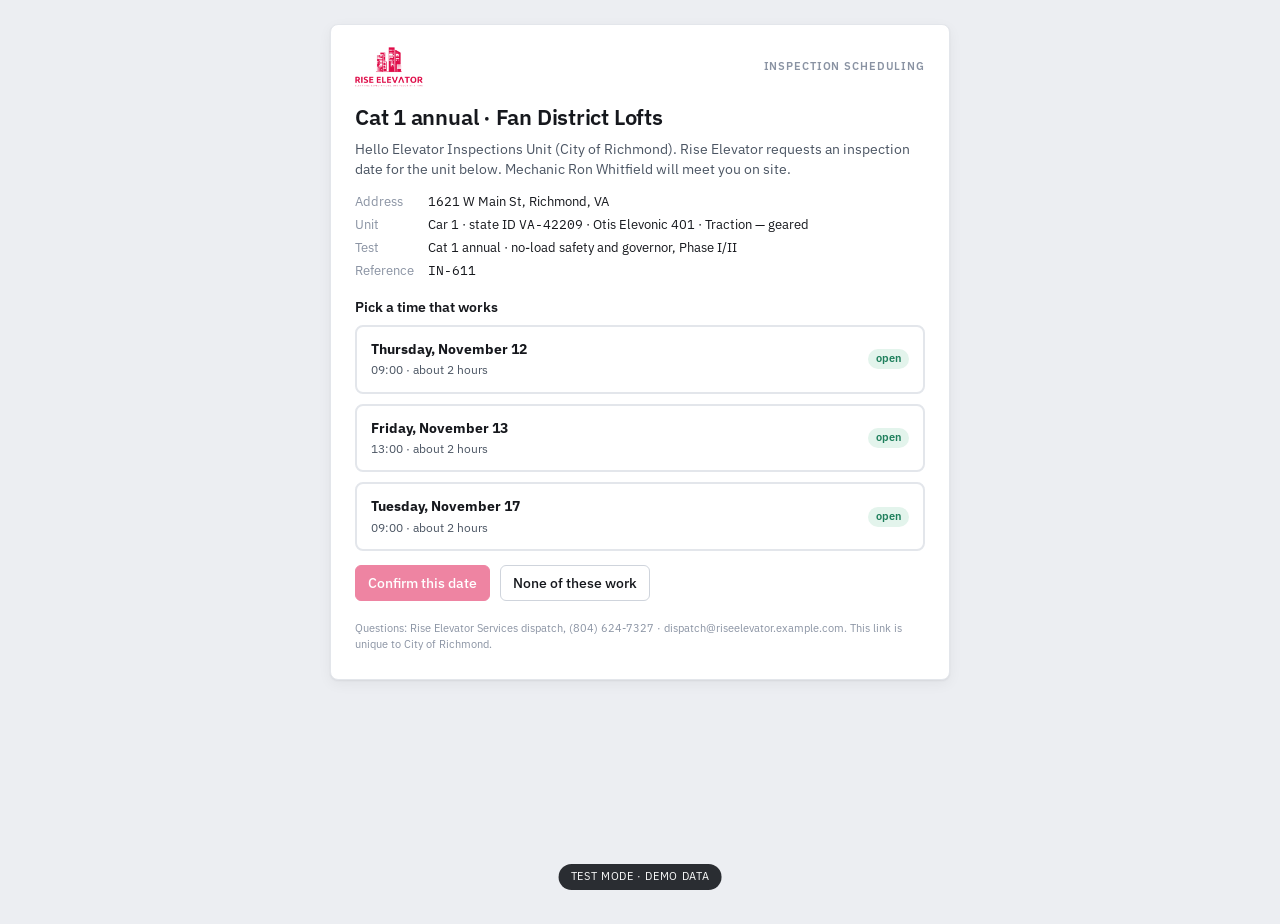
<file: inspector.html>
<!doctype html>
<html lang="en"><head><meta charset="utf-8"><meta name="viewport" content="width=device-width,initial-scale=1,viewport-fit=cover"><meta name="robots" content="noindex,nofollow">
<title>Rise Inspection Booking</title>
<link rel="stylesheet" href="https://fonts.googleapis.com/css2?family=IBM+Plex+Sans:wght@400;500;600&family=IBM+Plex+Mono:wght@400;500&display=swap">
<link rel="stylesheet" href="assets/ui.css">
<style>
body{background:#ECEEF2}
.doc{max-width:620px;margin:24px auto 60px;background:var(--panel);border:1px solid var(--line);border-radius:8px;box-shadow:var(--shadow);padding:22px max(24px,env(safe-area-inset-right,0px)) 26px max(24px,env(safe-area-inset-left,0px))}
.slot{display:flex;justify-content:space-between;align-items:center;border:2px solid var(--line);border-radius:8px;padding:12px 14px;cursor:pointer}
.slot.on{border-color:var(--brand);background:var(--brand-soft)}
.cal{display:grid;grid-template-columns:repeat(7,1fr);gap:4px;font-size:12px;text-align:center}
.cal div{padding:7px 0;border-radius:4px}
.cal .d{background:var(--bg);cursor:pointer}.cal .d.free{background:var(--ok-soft);color:var(--ok);font-weight:600}.cal .d.on{background:var(--brand);color:#fff}.cal .d.x{opacity:.35;cursor:default}
</style></head><body>
<div class="doc" id="doc"></div>
<div class="testmode">Test mode · demo data</div>
<div class="toast" id="toast"></div>
<script src="assets/data.js"></script>
<script>
(function(){
var db=RISE.db,$=function(s){return document.querySelector(s)},fd=RISE.fmtDate;
var esc=function(s){return String(s==null?'':s).replace(/[&<>"]/g,function(c){return{'&':'&amp;','<':'&lt;','>':'&gt;','"':'&quot;'}[c]})};
function toast(m){var x=$('#toast');x.textContent=m;x.classList.add('show');clearTimeout(x._x);x._x=setTimeout(function(){x.classList.remove('show')},2600)}
var iid=(location.search.match(/id=(IN-\d+)/)||[])[1]||'IN-611';var ins=RISE.find('inspections',iid)||db.inspections[0];var sel=null,alt=null,mode='pick';
function render(){var u=RISE.unit(ins.unit),b=RISE.bldg(ins.building),a=RISE.ahj(ins.ahj),m=RISE.mech(ins.mechanic);var h='<div class="row between" style="margin-bottom:14px"><img src="assets/rise-logo.png" alt="Rise Elevator" style="height:40px"><span class="eyebrow">Inspection scheduling</span></div>';
  h+='<h1 style="margin-bottom:6px">'+esc(ins.test)+' · '+esc(b.name)+'</h1><p class="muted" style="margin-bottom:14px">Hello '+esc(a.contact)+' ('+esc(a.name)+'). Rise Elevator requests an inspection date for the unit below. Mechanic '+esc(m.name)+' will meet you on site.</p>';
  h+='<dl class="kv" style="margin-bottom:16px"><dt>Address</dt><dd>'+esc(b.address)+', '+esc(b.city)+'</dd><dt>Unit</dt><dd>'+esc(u.name)+' · state ID <span class="num">'+u.stateId+'</span> · '+u.make+' '+u.model+' · '+u.type+'</dd><dt>Test</dt><dd>'+esc(ins.test)+(ins.test.indexOf('Cat 5')===0?' · full-load, 125% rated load, with safeties':ins.test.indexOf('Cat 1')===0?' · no-load safety and governor, Phase I/II':'')+'</dd><dt>Reference</dt><dd class="num">'+ins.id+'</dd></dl>';
  if(ins.status==='Confirmed'){h+='<div class="card" style="background:var(--ok-soft);border-color:#BFE3D0;text-align:center"><div style="font-size:26px">✓</div><b>Confirmed for '+fd(ins.confirmed,{weekday:'long',month:'long',day:'numeric'})+' at '+ins.confirmed.slice(11)+'</b><div class="small muted" style="margin-top:4px">Calendar invite sent. '+esc(m.name.split(' ')[0])+' will have the unit ready 30 minutes before.</div></div><p class="hint" style="margin-top:14px">Need to change it? <a href="#" onclick="change();return false">Request a change</a>'+(ins.approvalForChanges?' — Rise\'s office approves changes to confirmed dates.':'')+'</p>'}
  else if(mode==='pick'){h+='<h3 style="margin-bottom:8px">Pick a time that works</h3><div class="stack" style="margin-bottom:14px">'+ins.proposed.map(function(p,i){return '<div class="slot'+(sel===i?' on':'')+'" onclick="pick('+i+')"><span><b>'+fd(p,{weekday:'long',month:'long',day:'numeric'})+'</b><br><span class="small muted">'+p.slice(11)+' · about 2 hours</span></span><span class="pill ok">open</span></div>'}).join('')+'</div><div class="row"><button class="btn primary" onclick="confirm_()" '+(sel===null?'disabled':'')+'>Confirm this date</button><button class="btn" onclick="mode=\'alt\';render()">None of these work</button></div>'}
  else{h+='<h3 style="margin-bottom:4px">Suggest another date</h3><p class="hint" style="margin-bottom:10px">Green days are open on '+esc(m.name.split(' ')[0])+'\'s calendar for this building. Pick one and Rise confirms, or type a note.</p><div class="cal" id="cal">'+['S','M','T','W','T','F','S'].map(function(x){return '<div class="faint">'+x+'</div>'}).join('');
    var start=RISE.addDays(RISE.today,-(new Date(2026,10,4).getDay()));for(var i=0;i<28;i++){var dd=RISE.addDays(start,i);var dow=new Date(dd+'T12:00').getDay();var past=dd<=RISE.today;var free=!past&&dow>0&&dow<6&&(i%3!==1);h+='<div class="d'+(past||!free?' x':' free')+(alt===dd?' on':'')+'" '+(free?'onclick="altPick(\''+dd+'\')"':'')+'>'+(+dd.slice(8))+'</div>'}
    h+='</div><div class="field" style="margin-top:12px"><label>Preferred time / note</label><input id="alt-note" value="Morning preferred"></div><div class="row" style="margin-top:12px"><button class="btn primary" onclick="sendAlt()" '+(alt?'':'disabled')+'>Propose '+(alt?fd(alt,{weekday:'short',month:'short',day:'numeric'}):'date')+'</button><button class="btn" onclick="mode=\'pick\';render()">Back</button></div>'}
  h+='<p class="xs faint" style="margin-top:20px">Questions: Rise Elevator Services dispatch, (804) 624-7327 · dispatch@riseelevator.example.com. This link is unique to '+esc(a.name)+'.</p>';
  $('#doc').innerHTML=h}
window.pick=function(i){sel=i;render()};window.altPick=function(d){alt=d;render()};
window.confirm_=function(){ins.confirmed=ins.proposed[sel];ins.status='Confirmed';ins.nextReminder=null;RISE.log(RISE.ahj(ins.ahj).name,'Inspection Booker','Confirmed '+ins.id+' for '+fd(ins.confirmed)+' '+ins.confirmed.slice(11)+' · mechanic calendar + customer updated');RISE.save();render();toast('Confirmed · Rise and the building owner notified')};
window.sendAlt=function(){ins.counter=alt+' '+($('#alt-note').value.indexOf('Morning')>-1?'09:00':'13:00');ins.status='Change requested';RISE.log(RISE.ahj(ins.ahj).name,'Inspection Booker','Proposed '+fd(alt)+' for '+ins.id+' instead — office to accept or counter');RISE.save();mode='pick';render();toast('Sent — Rise will confirm or counter shortly');$('#doc').insertAdjacentHTML('afterbegin','<div class="card" style="margin-bottom:12px;background:var(--info-soft);border-color:#C7D8F2">Your suggestion of <b>'+fd(alt,{weekday:'long',month:'long',day:'numeric'})+'</b> went to Rise\'s office. You\'ll get a confirmation email.</div>')};
window.change=function(){ins.status='Change requested';ins.counter=RISE.addDays(ins.confirmed.slice(0,10),3)+' 09:00';RISE.log(RISE.ahj(ins.ahj).name,'Inspection Booker','Requested a change to confirmed '+ins.id+' — needs office approval');RISE.save();mode='alt';alt=null;render();toast('Change request opened — needs office approval')};
render();
})();
</script></body></html>
</file>
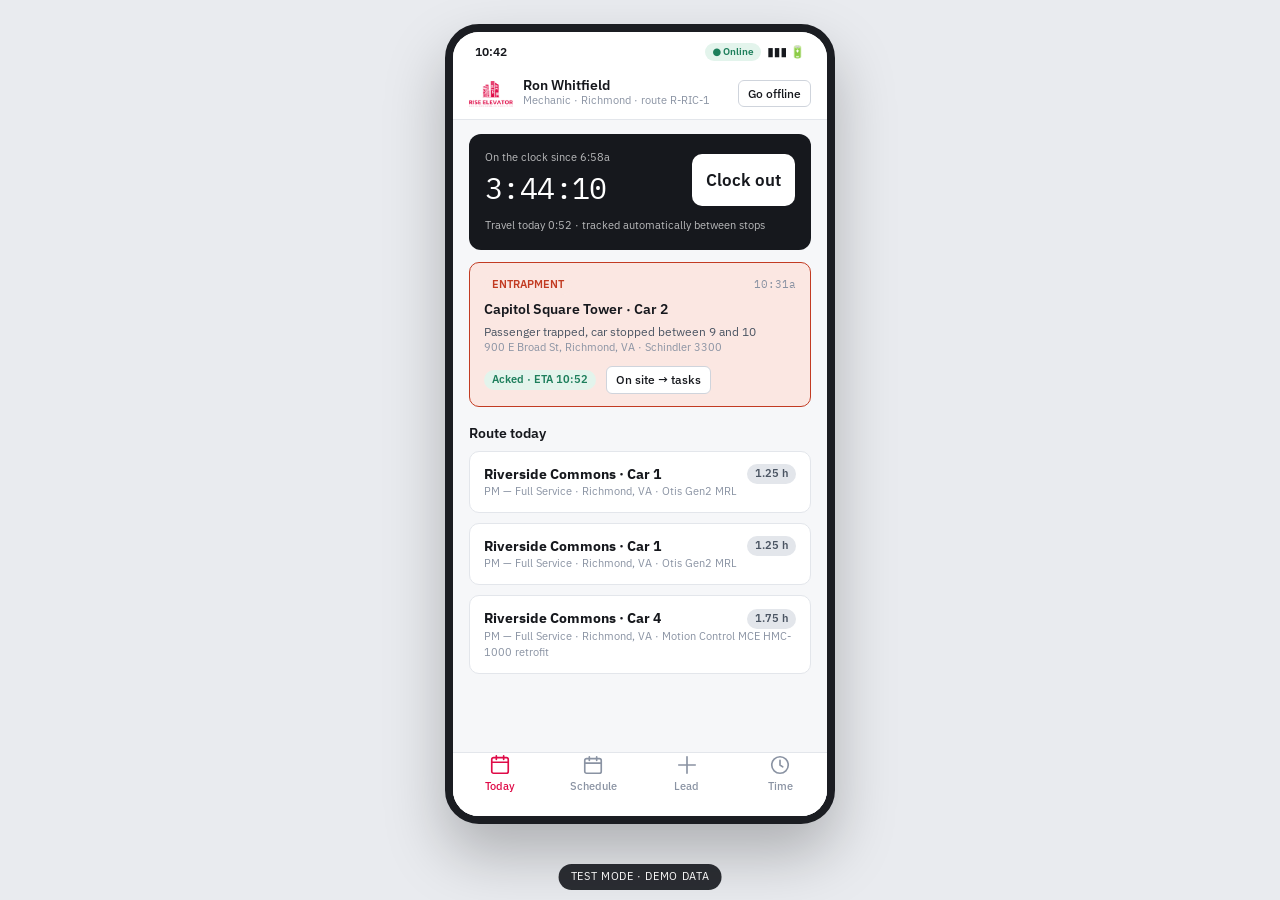
<file: mechanic.html>
<!doctype html>
<html lang="en"><head><meta charset="utf-8"><meta name="viewport" content="width=device-width,initial-scale=1,viewport-fit=cover"><meta name="robots" content="noindex,nofollow">
<title>Rise Mechanic App</title>
<link rel="stylesheet" href="https://fonts.googleapis.com/css2?family=IBM+Plex+Sans:wght@400;500;600&family=IBM+Plex+Mono:wght@400;500&display=swap">
<link rel="stylesheet" href="assets/ui.css">
<style>
/* Phone frame on desktop, full-bleed on a real phone. Big tap targets; works offline (queue shown). */
body{background:#E9EBEF;display:flex;justify-content:center;align-items:flex-start;padding:24px max(16px,env(safe-area-inset-right,0px)) 40px max(16px,env(safe-area-inset-left,0px));min-height:100%}
.phone{width:390px;max-width:100%;background:var(--panel);border-radius:34px;border:8px solid #1b1d22;box-shadow:0 30px 60px rgba(0,0,0,.25);overflow:hidden;position:relative;height:800px;display:flex;flex-direction:column}
@media(max-width:480px){body{padding:0}.phone{border:0;border-radius:0;height:100vh;width:100%}}
.statusbar{height:40px;display:flex;align-items:center;justify-content:space-between;padding:0 22px;font-size:12px;font-weight:600;background:var(--panel)}
.hdr{padding:6px 16px 10px;border-bottom:1px solid var(--line);display:flex;align-items:center;gap:10px}
.hdr img{height:26px}
.net{font-size:10px;font-weight:600;padding:2px 7px;border-radius:999px;background:var(--ok-soft);color:var(--ok)}
.net.off{background:var(--warn-soft);color:var(--warn)}
.screen{flex:1;overflow:auto;padding:14px 16px 90px;background:var(--bg)}
.tabbar{position:absolute;bottom:0;left:0;right:0;height:64px;background:var(--panel);border-top:1px solid var(--line);display:grid;grid-template-columns:repeat(4,1fr)}
.tabbar button{border:0;background:none;font-size:10.5px;color:var(--ink-3);display:flex;flex-direction:column;align-items:center;gap:3px;font-weight:500}
.tabbar button.on{color:var(--brand)}
.tabbar svg{width:22px;height:22px;fill:none;stroke:currentColor;stroke-width:1.8;stroke-linecap:round;stroke-linejoin:round}
.big{font-size:17px;padding:14px;border-radius:10px;width:100%;justify-content:center;font-weight:600}
.clockcard{background:var(--ink);color:#fff;border-radius:12px;padding:16px}
.clockcard .t{font-family:var(--mono);font-size:30px;letter-spacing:-.02em}
.jobcard{background:var(--panel);border:1px solid var(--line);border-radius:10px;padding:12px 14px;margin-bottom:10px}
.jobcard.ent{border-color:var(--bad);background:var(--bad-soft)}
.task{display:flex;align-items:flex-start;gap:10px;padding:10px 0;border-bottom:1px solid var(--line)}
.task input{width:22px;height:22px;margin:0;flex:none}
.task.done{opacity:.55;text-decoration:line-through}
.photo{aspect-ratio:4/3;border-radius:8px;background:linear-gradient(135deg,#d8dbe0,#b9bec6);display:flex;align-items:center;justify-content:center;color:var(--ink-2);font-size:12px}
.sheet{position:absolute;inset:0;background:var(--panel);z-index:5;display:flex;flex-direction:column}
.sheet .screen{padding-bottom:20px}
.q{border:1px dashed var(--line-2);border-radius:8px;padding:10px;font-size:12px;color:var(--ink-3)}
.pv{display:flex;flex-direction:column;gap:6px}
.offline-note{background:var(--warn-soft);color:var(--warn);border-radius:8px;padding:8px 10px;font-size:12px}
.hide{display:none!important}
.task .ttl{flex:1}.task .more{color:var(--info);font-size:12px;font-weight:500;white-space:nowrap}
.seg{display:flex;background:var(--line);border-radius:8px;padding:3px;margin-bottom:10px}
.seg button{flex:1;border:0;background:none;padding:7px;border-radius:6px;font-weight:500;color:var(--ink-2)}
.seg button.on{background:var(--panel);color:var(--ink);box-shadow:var(--shadow)}
.wk{display:grid;grid-template-columns:repeat(5,1fr);gap:5px;margin-bottom:10px}
.wk>div{min-width:0;overflow:hidden;background:var(--panel);border:1px solid var(--line);border-radius:8px;padding:6px 4px;text-align:center;font-size:11px;min-height:70px}
.wk .dn{font-family:var(--mono);font-weight:500;font-size:13px}
.wk .today{border-color:var(--brand)}
.wk .pm{display:block;background:var(--nova);color:#fff;border-radius:3px;margin-top:3px;padding:1px 3px;font-size:10px;white-space:nowrap;overflow:hidden;text-overflow:ellipsis}
.wk .insp{background:var(--warn)}.wk .cb{background:var(--bad)}.wk .job{background:var(--dcmd)}
.mg{display:grid;grid-template-columns:repeat(7,1fr);gap:3px;font-size:11px;text-align:center}
.mg .h{color:var(--ink-3);font-size:10px}
.mg .d{background:var(--panel);border:1px solid var(--line);border-radius:5px;padding:4px 0 3px;min-height:40px}
.mg .d.x{background:transparent;border-color:transparent}.mg .d.today{border-color:var(--brand)}.mg .d.sel{background:var(--brand-soft);border-color:var(--brand)}
.mg .dots{display:flex;gap:2px;justify-content:center;margin-top:3px}.mg .dots i{width:6px;height:6px;border-radius:50%;background:var(--nova)}.mg .dots i.insp{background:var(--warn)}.mg .dots i.cb{background:var(--bad)}.mg .dots i.job{background:var(--dcmd)}
.defrow{display:grid;grid-template-columns:1fr 70px 28px;gap:6px;margin-bottom:6px}
.fail{background:var(--bad-soft);border:1px solid #F3C9BF;border-radius:8px;padding:10px;margin-top:8px}
.upload{display:block;border:2px dashed var(--line-2);border-radius:10px;padding:16px;text-align:center;color:var(--ink-2);font-size:13px;cursor:pointer}
.upload.has{border-style:solid;border-color:var(--ok);background:var(--ok-soft);color:var(--ok)}
</style></head><body>
<div class="phone">
  <div class="statusbar"><span>10:42</span><span class="row" style="gap:6px"><span class="net" id="net">● Online</span><span>▮▮▮ 🔋</span></span></div>
  <div class="hdr"><img src="assets/rise-logo.png" alt="Rise"><div class="grow"><div style="font-weight:600;line-height:1.1" id="mname">Ron Whitfield</div><div class="xs faint">Mechanic · Richmond · route R-RIC-1</div></div><button class="btn sm" id="togglenet" onclick="toggleNet()">Go offline</button></div>
  <div class="screen" id="screen"></div>
  <div class="tabbar">
    <button class="on" data-t="today" onclick="tab('today')"><svg viewBox="0 0 24 24"><rect x="3" y="4" width="18" height="17" rx="2"/><path d="M3 9h18M8 2v4M16 2v4"/></svg>Today</button>
    <button data-t="month" onclick="tab('month')"><svg viewBox="0 0 24 24"><rect x="3" y="5" width="18" height="16" rx="2"/><path d="M3 10h18M8 3v4M16 3v4"/></svg>Schedule</button>
    <button data-t="lead" onclick="tab('lead')"><svg viewBox="0 0 24 24"><path d="M12 3v18M3 12h18"/></svg>Lead</button>
    <button data-t="time" onclick="tab('time')"><svg viewBox="0 0 24 24"><circle cx="12" cy="12" r="9"/><path d="M12 7v5l3 2"/></svg>Time</button>
  </div>
  <div id="sheet"></div>
</div>
<div class="testmode">Test mode · demo data</div>
<div class="toast" id="toast"></div>
<script src="assets/data.js"></script>
<script>
(function(){
var db=RISE.db,ME='M101',me=RISE.mech(ME),online=true,cur='today',clockedIn=true,jobClock=null,$=function(s){return document.querySelector(s)};
var esc=function(s){return String(s==null?'':s).replace(/[&<>"]/g,function(c){return{'&':'&amp;','<':'&lt;','>':'&gt;','"':'&quot;'}[c]})};
function toast(m){var t=$('#toast');t.textContent=m;t.classList.add('show');clearTimeout(t._x);t._x=setTimeout(function(){t.classList.remove('show')},2600)}
window.toggleNet=function(){online=!online;$('#net').textContent=online?'● Online':'○ Offline';$('#net').classList.toggle('off',!online);$('#togglenet').textContent=online?'Go offline':'Back online';if(online&&db.offlineQueue.length){var n=db.offlineQueue.length;db.offlineQueue.forEach(function(q){RISE.log(me.name,'Mechanic app (synced)',q)});db.offlineQueue=[];RISE.save();toast('Synced '+n+' queued entr'+(n>1?'ies':'y'))}render()};
function queueOrSave(msg){if(online){RISE.log(me.name,'Mechanic app',msg);RISE.save()}else{db.offlineQueue.push(msg);RISE.save();toast('Saved on device — will sync when back online')}}
window.tab=function(t){cur=t;document.querySelectorAll('.tabbar button').forEach(function(b){b.classList.toggle('on',b.dataset.t===t)});render()};
function myCalls(){return db.calls.filter(function(c){return c.assigned===ME&&c.status!=='complete'})}
function render(){db=RISE.db;var h='';
  if(!online)h+='<div class="offline-note" style="margin-bottom:10px">Offline · everything you enter is kept on this phone'+(db.offlineQueue.length?' · '+db.offlineQueue.length+' waiting to sync':'')+'</div>';
  if(cur==='today'){
    h+='<div class="clockcard"><div class="row between"><div><div class="xs" style="opacity:.7">'+(clockedIn?'On the clock since 6:58a':'Not clocked in')+'</div><div class="t" id="dayclock">3:44:10</div></div><button class="btn big" style="width:auto;background:'+(clockedIn?'#fff':'var(--brand)')+';color:'+(clockedIn?'var(--ink)':'#fff')+';border:0" onclick="clockDay()">'+(clockedIn?'Clock out':'Clock in')+'</button></div><div class="xs" style="opacity:.7;margin-top:8px">Travel today 0:52 · tracked automatically between stops</div></div>';
    var cs=myCalls();
    cs.forEach(function(c){var u=RISE.unit(c.unit),b=RISE.bldg(c.building);h+='<div class="jobcard'+(c.priority==='entrapment'?' ent':'')+'" style="margin-top:12px"><div class="row between"><span class="pill '+(c.priority==='entrapment'?'bad':c.priority==='down'?'warn':'')+'">'+(c.priority==='entrapment'?'ENTRAPMENT':c.priority==='down'?'Unit down':'Callback')+'</span><span class="xs num faint">'+RISE.fmtTime(c.received)+'</span></div><div style="font-weight:600;margin:4px 0">'+esc(b.name)+' · '+esc(u.name)+'</div><div class="small muted">'+esc(c.summary)+'</div><div class="xs faint">'+esc(b.address)+', '+esc(b.city)+' · '+u.make+' '+u.model+'</div>'+(c.ack?'<div class="row" style="margin-top:10px"><span class="pill ok">Acked · ETA '+c.eta+'</span><button class="btn sm" onclick="openJob(\''+c.id+'\',\'call\')">On site → tasks</button></div>':'<div class="row" style="margin-top:10px"><button class="btn primary big" style="flex:1" onclick="ack(\''+c.id+'\')">Got it · ETA 10 min</button><button class="btn big" style="width:auto" onclick="ackCustom(\''+c.id+'\')">Other ETA</button></div>')+'</div>'});
    var vs=db.visits.filter(function(v){return v.mechanic===ME&&v.date===RISE.today});
    var fallback=db.visits.filter(function(v){return v.mechanic===ME&&v.status==='scheduled'}).slice(0,3);
    h+='<h3 style="margin:16px 0 8px">Route today</h3>'+(vs.length?vs:fallback).map(function(v){var u=RISE.unit(v.unit),b=RISE.bldg(v.building);return '<div class="jobcard" onclick="openJob(\''+v.id+'\',\'pm\')"><div class="row between"><b>'+esc(b.name)+' · '+esc(u.name)+'</b><span class="pill '+(v.status==='complete'?'ok':'')+'">'+(v.status==='complete'?'Done':v.estHours+' h')+'</span></div><div class="xs faint">'+esc(v.kind)+' · '+esc(b.city)+' · '+u.make+' '+u.model+'</div></div>'}).join('');
  }
  if(cur==='month'){h+=schedule()}
  if(cur==='lead'){h+='<h3 style="margin-bottom:4px">Send a sales lead</h3><p class="hint" style="margin-bottom:12px">Saw something worth quoting? One photo and a sentence. Sales gets it, and you get credit when it sells.</p><div class="pv"><select id="ld-unit">'+db.units.filter(function(u){return u.territory===me.territory}).map(function(u){return '<option value="'+u.id+'">'+esc(RISE.unitLabel(u.id))+'</option>'}).join('')+'</select><div class="photo" onclick="toast(\'Camera opens here — photo attaches to the lead\')">📷 Tap to add photo (optional)</div><textarea id="ld-note" rows="3" placeholder="e.g. Door operator obsolete, parts no longer available"></textarea><div class="row"><label class="chip"><input type="radio" name="lk" value="Repair" checked> Repair</label><label class="chip"><input type="radio" name="lk" value="Modernization"> Mod</label><label class="chip"><input type="radio" name="lk" value="Safety"> Safety</label></div><button class="btn primary big" onclick="sendLead()">Send to sales</button></div>';
    h+='<h3 style="margin:18px 0 8px">Your leads</h3>'+db.fieldLeads.filter(function(f){return f.mechanic===ME}).map(function(f){return '<div class="jobcard"><div class="row between"><span class="small">'+esc(RISE.unitLabel(f.unit))+'</span><span class="pill '+(f.status==='Sold'?'ok':f.status==='Proposed'?'info':'warn')+'">'+f.status+(f.value?' · '+RISE.money(f.value):'')+'</span></div><div class="xs muted">'+esc(f.note)+'</div></div>'}).join('');
  }
  if(cur==='time'){var t=db.timeEntries.filter(function(x){return x.mechanic===ME}).sort(function(a,b){return a.date<b.date?1:-1}).slice(0,7);var zp=t.reduce(function(s,x){return s+(x.zone?x.zone.zonePay:0)},0),pd=t.reduce(function(s,x){return s+(x.zone?x.zone.perDiem:0)},0);
    var ex=db.expenses.filter(function(e){return e.mechanic===ME});var reimb=ex.filter(function(e){return e.paidWith!=='Company card'&&e.status!=='Paid'}).reduce(function(s,e){return s+e.amount},0);
    h+='<div class="seg"><button class="'+(tv==='hours'?'on':'')+'" onclick="tv=\'hours\';render()">Hours</button><button class="'+(tv==='exp'?'on':'')+'" onclick="tv=\'exp\';render()">Expenses &amp; mileage</button></div>';
    if(tv==='hours'){h+='<div class="jobcard"><b>This week</b><div class="grid g3" style="margin-top:8px"><div class="stat"><span class="v" style="font-size:18px">'+t.reduce(function(s,x){return s+x.work},0).toFixed(1)+'</span><span class="l">work hrs</span></div><div class="stat"><span class="v" style="font-size:18px">'+t.reduce(function(s,x){return s+x.travel},0).toFixed(1)+'</span><span class="l">travel</span></div><div class="stat"><span class="v" style="font-size:18px">'+t.reduce(function(s,x){return s+x.ot},0).toFixed(1)+'</span><span class="l">OT</span></div></div>'+(zp||pd?'<div class="small" style="margin-top:8px;padding-top:8px;border-top:1px solid var(--line)">Zone pay <b class="num">'+RISE.money(zp,1)+'</b> · per diem <b class="num">'+RISE.money(pd)+'</b> <span class="faint">— added automatically from the job address</span></div>':'')+'</div>';
      h+=t.map(function(x){var z=x.zone||{};return '<div class="jobcard"><div class="row between"><span class="num small">'+RISE.fmtDate(x.date,{weekday:'short',month:'short',day:'numeric'})+'</span><span class="num small">'+x.work+'h + '+x.travel+'h travel'+(x.ot?' + '+x.ot+' OT':'')+'</span></div><div class="xs faint">'+esc(x.kind)+(x.job?' · '+x.job:'')+(x.territory!==x.homeTerritory?' · <span style="color:var(--warn)">worked in '+RISE.terr(x.territory).name+'</span>':'')+'</div>'+(z.zonePay||z.perDiem?'<div class="xs" style="margin-top:4px;color:var(--info)">'+z.miles+' mi from hall · zone pay '+RISE.money(z.zonePay,1)+(z.perDiem?' · per diem '+RISE.money(z.perDiem):'')+'</div>':'')+'</div>'}).join('');
      h+='<p class="hint" style="margin-top:8px">Hours go to payroll (ADP) and to each job\'s cost. Zone pay and per diem follow your local\'s rules ('+RISE.find('locals',me.local).zoneMiles+' mi / '+RISE.find('locals',me.local).perDiemMiles+' mi from the hall). Nothing blocks clock-out.</p>'}
    else{h+='<div class="jobcard"><div class="row between"><b>Owed to you</b><span class="num" style="font-size:18px">'+RISE.money(reimb,1)+'</span></div><div class="xs muted">Approved reimbursements go on your next ADP check as a non-taxed line. Company-card receipts just need a photo and a job.</div></div>';
      h+='<div class="pv" style="margin:10px 0"><button class="btn primary big" onclick="expSheet(\'Receipt\')">📷 Add receipt</button><div class="row" style="gap:8px"><button class="btn big" style="flex:1" onclick="expSheet(\'Mileage\')">Mileage</button><button class="btn big" style="flex:1" onclick="expSheet(\'Hauling\')">Hauling / trailer</button></div></div>';
      h+=ex.sort(function(a,b){return a.date<b.date?1:-1}).map(function(e){return '<div class="jobcard"><div class="row between"><span class="small"><b>'+e.kind+'</b> · '+esc(e.desc)+'</span><span class="num">'+RISE.money(e.amount,1)+'</span></div><div class="xs faint">'+RISE.fmtDate(e.date)+(e.vendor?' · '+esc(e.vendor):'')+(e.miles?' · '+e.miles+' mi @ $'+e.rate:'')+' · charged to <b>'+e.chargeTo+'</b> · '+e.paidWith+'</div><div style="margin-top:4px"><span class="pill '+(e.status==='Approved'||e.status==='Matched to PO'||e.status==='Paid'?'ok':e.status.indexOf('Needs')===0?'warn':'')+'">'+e.status+'</span></div></div>'}).join('')}
  }
  $('#screen').innerHTML=h;wireICS();
}
window.clockDay=function(){clockedIn=!clockedIn;queueOrSave(clockedIn?'Clocked in for the day':'Clocked out for the day');render();toast(clockedIn?'Clocked in':'Clocked out · 8.2 h to payroll')};
window.ack=function(id,eta){var c=RISE.find('calls',id);c.ack=RISE.nowStamp();c.eta=eta||'10:52';c.status='en route';queueOrSave('Acknowledged '+id+' · ETA '+c.eta+' · customer texted');render();toast('Office + customer notified · ETA '+c.eta)};
window.ackCustom=function(id){$('#sheet').innerHTML='<div class="sheet"><div class="hdr"><button class="btn sm" onclick="closeSheet()">‹ Back</button><b>Your ETA</b></div><div class="screen"><div class="pv">'+['15 min','30 min','45 min','1 hour','Can\'t take it — send backup'].map(function(e){return '<button class="btn big" onclick="'+(e[0]==='C'?'bounce(\''+id+'\')':'ack(\''+id+'\',\''+e+'\');closeSheet()')+'">'+e+'</button>'}).join('')+'</div></div></div>'};
window.bounce=function(id){var c=RISE.find('calls',id);c.assigned='M103';c.assignReason='Declined by Ron — backup';c.status='awaiting ack';queueOrSave('Declined '+id+' — rerouted to Luis Ortega, office alerted');closeSheet();render();toast('Sent to Luis · office alerted')};
window.closeSheet=function(){$('#sheet').innerHTML=''};
window.openJob=function(id,kind){var v=kind==='pm'?RISE.find('visits',id):RISE.find('calls',id);var u=RISE.unit(v.unit),b=RISE.bldg(v.building);var tasks=kind==='pm'?v.tasks:['Free entrapped passengers (if any) & confirm safe','Identify fault · pull controller log','Correct & test run 3 cycles','Verify door operation & leveling','Return to service · photo of car in service'];
  var done=v._done||{};
  var h='<div class="sheet"><div class="hdr"><button class="btn sm" onclick="closeSheet()">‹ Back</button><div class="grow"><b>'+esc(b.name)+' · '+esc(u.name)+'</b><div class="xs faint">'+u.make+' '+u.model+' · '+u.type+' · '+u.year+' · state ID '+u.stateId+'</div></div></div><div class="screen">';
  h+='<div class="row" style="margin-bottom:12px"><button class="btn '+(jobClock===id?'dark':'primary')+' big" style="flex:1" onclick="jobClockToggle(\''+id+'\')">'+(jobClock===id?'■ Stop job clock · 0:38':'▶ Start job clock')+'</button><button class="btn big" style="width:auto" onclick="toast(\'MCP log opened — last 12 months of entries for this unit\')">MCP</button></div>';
  if(u.callbacks90>=3)h+='<div class="offline-note" style="margin-bottom:10px;background:var(--bad-soft);color:var(--bad)">Callback Watch · '+u.callbacks90+' callbacks in 90 days on this unit. Note root cause on close-out.</div>';
  var ins=db.inspections.filter(function(x){return x.unit===v.unit&&x.mechanic===ME&&x.status!=='Completed'})[0];
  if(ins)h+='<div class="jobcard" style="border-color:var(--warn);background:var(--warn-soft)"><div class="row between"><b>'+esc(ins.test)+' · '+esc(RISE.ahj(ins.ahj).name)+'</b><span class="pill warn">'+(ins.confirmed?RISE.fmtDate(ins.confirmed)+' '+ins.confirmed.slice(11):ins.status)+'</span></div><div class="xs muted" style="margin:4px 0 8px">Meet the inspector on site. When the test is done, file the report and anything they noted.</div><button class="btn primary big" onclick="testCloseout(\''+ins.id+'\')">Record test result</button></div>';
  h+='<h3>'+(kind==='pm'?v.kind:'Callback')+' tasks</h3><p class="hint" style="margin-bottom:4px">Tap a task for the steps and code reference.</p>'+tasks.map(function(t,i){return '<div class="task'+(done[i]?' done':'')+'"><input type="checkbox" '+(done[i]?'checked':'')+' onchange="tick(\''+id+'\',\''+kind+'\','+i+',this.checked)"><span class="ttl" onclick="taskInfo(\''+esc(t).replace(/'/g,"\\'")+'\',\''+id+'\',\''+kind+'\','+i+')">'+esc(t)+'</span><span class="more" onclick="taskInfo(\''+esc(t).replace(/'/g,"\\'")+'\',\''+id+'\',\''+kind+'\','+i+')">Details ›</span></div>'}).join('');
  if(kind==='pm'&&u.type.indexOf('Hydraulic')===0)h+='<div class="field" style="margin-top:12px"><label>Hydraulic oil added (qt)</label><input value="0" inputmode="decimal"></div>';
  h+='<div class="field" style="margin-top:12px"><label>Notes</label><textarea rows="2" placeholder="What you found, what you did"></textarea></div><div class="row" style="margin-top:10px"><div class="photo grow" onclick="toast(\'Photo attached to this visit\')">📷 Add photo</div><div class="photo grow" onclick="toast(\'PlateScan read: '+u.make+' · '+u.model+' · cap '+u.capacity+' lb\')">🔍 PlateScan data plate</div></div>';
  h+='<div class="pv" style="margin-top:14px"><button class="btn primary big" onclick="closeOut(\''+id+'\',\''+kind+'\')">Close out · '+(kind==='pm'?'update MCP log':'unit back in service')+'</button><button class="btn big" onclick="repairReq(\''+id+'\')">Create repair request for office</button><button class="btn big" onclick="tab(\'lead\');closeSheet()">Send sales lead from this unit</button></div></div></div>';
  $('#sheet').innerHTML=h;
};
window.tick=function(id,kind,i,v){var o=kind==='pm'?RISE.find('visits',id):RISE.find('calls',id);o._done=o._done||{};o._done[i]=v;RISE.save()};
window.jobClockToggle=function(id){jobClock=jobClock===id?null:id;queueOrSave((jobClock?'Started':'Stopped')+' job clock on '+id);openJob(id,id[0]==='P'?'pm':'call')};
window.closeOut=function(id,kind){if(kind==='pm'){var v=RISE.find('visits',id);v.status='complete';db.mcp.unshift({unit:v.unit,date:RISE.today,by:ME,task:v.kind+' — all tasks complete',result:'Pass'});queueOrSave('Closed PM '+id+' · MCP log updated · customer completion email sent')}else{var c=RISE.find('calls',id);c.status='complete';var u=RISE.unit(c.unit);u.status='running';u.callbacks90++;db.mcp.unshift({unit:c.unit,date:RISE.today,by:ME,task:'Callback — '+c.summary,result:'Returned to service'});queueOrSave('Closed '+id+' · unit back in service · customer notified')}closeSheet();render();toast('Closed · office and customer updated')};
window.repairReq=function(id){var o=RISE.find('visits',id)||RISE.find('calls',id);var f={id:RISE.nextId('FX-','findings'),unit:o.unit,building:o.building,source:'PM visit — '+me.name,kind:'Mechanic finding',item:'Repair needed — see photo and notes',correctBy:RISE.addDays(RISE.today,30),status:'New',proposal:null,amount:null};db.findings.unshift(f);queueOrSave('Repair request '+f.id+' sent to office (FixFlow)');closeSheet();toast('Repair request sent — office will quote it')};
window.sendLead=function(){var u=$('#ld-unit').value,note=$('#ld-note').value||'Worth a look — see photo';var kind=document.querySelector('input[name=lk]:checked').value;var f={id:RISE.nextId('FL-','fieldLeads'),mechanic:ME,unit:u,building:RISE.unit(u).building,date:RISE.today,note:note,photo:true,status:'New',proposal:null,value:null};db.fieldLeads.unshift(f);db.leads.unshift({id:RISE.nextId('LD-','leads'),company:RISE.bldg(f.building).name,contact:RISE.cust(RISE.unit(u).customer).contact,territory:RISE.unit(u).territory,stage:'New',value:0,kind:kind,source:'Field lead — '+me.name.split(' ')[0],owner:'U7',next:'Quote from mechanic photo',isNew:true});queueOrSave('Field lead '+f.id+' sent to sales: '+note);$('#ld-note').value='';render();toast('Sent to sales · tracked under your name')};

var TASK_DETAIL={
 'Check oil level & log loss':{code:'A17.1 8.6.5.8 · MCP',steps:['Read sight gauge with car at lowest landing','Log level and any oil added to the MCP','Trend: more than 1 gal/month added = suspect jack or packing leak → repair request','Check packing gland and pit for oil'],time:'10 min'},
 'Inspect valve & pump unit':{code:'A17.1 8.6.5',steps:['Listen for pump cavitation and motor noise','Check valve for leak-by (car drifting down at rest)','Check relief valve setting tag present','Inspect hoses, fittings, shutoff valve'],time:'15 min'},
 'Door operator & clutch':{code:'A17.1 2.13 / 8.6.4',steps:['Observe 3 open/close cycles at each landing group','Check clutch engagement and door gibs','Test reopening device (light curtain / safety edge)','Verify closing force under 30 lbf and kinetic energy','Check door restrictor operation in the zone'],time:'20 min'},
 'Car top inspection':{code:'A17.1 2.14 / 8.6.4',steps:['Stop switch and inspection operation test before stepping on','Check top-of-car light, outlet, guard rail','Inspect ropes/belts, hitch plates, sheaves for wear','Check door hangers, rollers, up-thrust','Look for debris, oil, foreign objects'],time:'20 min'},
 'Hoistway & car top':{code:'A17.1 2.14 / 8.6.4',steps:['Inspection operation and stop switch test','Rope or belt condition: broken wires, diameter, lubrication','Hoistway door interlocks and closers at every landing','Guide rails, roller guides, traveling cable'],time:'25 min'},
 'Pit inspection':{code:'A17.1 2.2 / 8.6.4',steps:['Pit stop switch, light, ladder, GFCI outlet','Buffers: oil level (hydraulic) or spring condition','Compensation, governor tension sheave, traveling cable','Water, oil or debris in the pit → note and report'],time:'15 min'},
 'Pit inspection & buffers':{code:'A17.1 2.2 / 8.6.4',steps:['Pit stop switch, light, ladder, GFCI outlet','Oil buffer level and plunger return','Governor tension sheave and switch','Traveling cable and compensation condition'],time:'15 min'},
 'Machine room: brake & sheave':{code:'A17.1 2.24 / 8.6.4',steps:['Brake lining wear, drum/disc condition, no oil contamination','Brake test: car holds at 125% load (annual) — note date','Drive sheave groove wear and rope seating','Machine oil level, bearings, no unusual noise'],time:'20 min'},
 'Controller & fault log review':{code:'OEM manual',steps:['Pull the fault log since last visit; note repeats','Clear nuisance faults only after cause is understood','Check for obsolete boards / parts availability → sales lead if obsolete','Verify door times and dispatch settings unchanged'],time:'10 min'},
 'Phase I/II fire service test':{code:'A17.1 2.27.3 · monthly',steps:['Phase I: activate fire recall key at designated level, confirm car recalls, doors open, hall calls cancel','Phase II: in-car key to ON, confirm doors close only with constant pressure, car runs to selected floor','Return: Phase II OFF, car returns to recall level, Phase I OFF, normal service','Log test in the MCP and the fire service log at the recall level'],time:'15 min'},
 'Emergency phone / lights':{code:'A17.1 2.27.1 · 2.14.7',steps:['Press the in-car button: two-way voice to monitoring in under 30 seconds','Confirm monitoring station identifies the building and car','Kill car lighting power: emergency light meets 0.2 fc for 4 hours (battery date)','Alarm bell audible outside the hoistway'],time:'10 min'},
 'Update MCP log':{code:'A17.1 8.6.1.2',steps:['Enter date, tasks performed, findings and any parts used','Record callbacks since last visit and their cause','Sign; the digital MCP posts to the office and the customer portal'],time:'5 min'},
 'Free entrapped passengers (if any) & confirm safe':{code:'Rise entrapment procedure',steps:['Talk to passengers through the car phone; confirm count and condition','Never open doors outside the landing zone without proper hoistway access','Level the car on inspection or hand-release, open doors, assist passengers out','Note time freed; the Entrapment Clock stops when you close this task'],time:'varies'},
 'Identify fault · pull controller log':{code:'',steps:['Read fault history before resetting anything','Match fault to symptom reported by the customer','Photo of the fault screen for the record'],time:'10 min'},
 'Correct & test run 3 cycles':{code:'',steps:['Make the repair or adjustment','Run the car three full trips including the reported floor','Verify leveling and door operation at each landing'],time:'varies'},
 'Verify door operation & leveling':{code:'A17.1 2.26.11',steps:['Leveling within 1/2 inch at every landing','Doors reopen on obstruction','No ride quality complaints on the test runs'],time:'10 min'},
 'Return to service · photo of car in service':{code:'',steps:['Switch to normal, confirm hall calls answered','Take the photo — it goes on the completion notice to the customer','Note root cause; a repeat on Callback Watch needs one'],time:'5 min'}
};
window.taskInfo=function(name,id,kind,i){var t=TASK_DETAIL[name]||{code:'',steps:['Perform per the MCP and manufacturer instructions','Note anything found in the visit notes'],time:''};
  $('#sheet').insertAdjacentHTML('beforeend','<div class="sheet" id="tsheet"><div class="hdr"><button class="btn sm" onclick="document.getElementById(\'tsheet\').remove()">‹ Back</button><div class="grow"><b>'+esc(name)+'</b><div class="xs faint">'+esc(t.code)+(t.time?' · about '+t.time:'')+'</div></div></div><div class="screen">'
  +'<ol style="padding-left:20px;margin:0;display:grid;gap:10px;font-size:15px">'+t.steps.map(function(x){return '<li>'+esc(x)+'</li>'}).join('')+'</ol>'
  +(name.indexOf('fire service')>-1?'<div class="field" style="margin-top:16px"><label>Result</label><div class="seg" style="margin:0"><button class="on" id="fs-pass" onclick="fsResult(\'pass\')">Pass</button><button id="fs-fail" onclick="fsResult(\'fail\')">Fail</button></div></div><div class="fail hide" id="fs-box"><div class="field"><label>What failed</label><select id="fs-what"><option>Phase I recall did not initiate</option><option>Phase I: doors did not open at recall level</option><option>Phase II: doors closed without constant pressure</option><option>Phase II: car would not run from in-car key</option><option>Hall calls not cancelled on recall</option><option>Fire service key switch inoperative</option><option>Other (see note)</option></select></div><div class="field" style="margin-top:8px"><label>Note</label><textarea id="fs-note" rows="2" placeholder="What you saw, what you tried"></textarea></div><button class="btn primary big" style="margin-top:10px" onclick="fsSend(\''+id+'\',\''+kind+'\','+i+')">Send repair request to office</button><p class="hint" style="margin-top:6px">Creates a FixFlow finding with a 30-day correction, flags the unit, and copies the customer.</p></div>':'')
  +'<button class="btn big" style="margin-top:16px" onclick="markDone(\''+id+'\',\''+kind+'\','+i+')">Mark task done</button></div></div>')};
window.fsResult=function(r){$('#fs-pass').classList.toggle('on',r==='pass');$('#fs-fail').classList.toggle('on',r==='fail');$('#fs-box').classList.toggle('hide',r!=='fail')};
window.fsSend=function(id,kind,i){var o=RISE.find('visits',id)||RISE.find('calls',id);var what=$('#fs-what').value,note=$('#fs-note').value;var f={id:RISE.nextId('FX-','findings'),unit:o.unit,building:o.building,source:'Fire service test — '+me.name,kind:'Mechanic finding',item:'Phase I/II fire service test FAILED: '+what+(note?' — '+note:''),correctBy:RISE.addDays(RISE.today,30),status:'New',proposal:null,amount:null};db.findings.unshift(f);db.mcp.unshift({unit:o.unit,date:RISE.today,by:ME,task:'Phase I/II fire service test',result:'FAIL — '+what});queueOrSave('Fire service test failed on '+RISE.unitLabel(o.unit)+' · '+what+' · repair request '+f.id+' sent');markDone(id,kind,i);toast('Repair request '+f.id+' sent to office')};
window.markDone=function(id,kind,i){var o=kind==='pm'?RISE.find('visits',id):RISE.find('calls',id);o._done=o._done||{};o._done[i]=true;RISE.save();var t=document.getElementById('tsheet');if(t)t.remove();openJob(id,kind)};

/* ---------- schedule: week / month + calendar export ---------- */
window.tv='hours';var sch={mode:'week',y:2026,m:10,sel:null};
function myItems(dd){var out=[];db.visits.forEach(function(v){if(v.mechanic===ME&&v.date===dd)out.push({k:'pm',t:RISE.bldg(v.building).name+' · '+RISE.unit(v.unit).name+' · '+v.estHours+'h',id:v.id,kind:'pm',time:'08:00',dur:v.estHours})});
  db.inspections.forEach(function(i){if(i.mechanic===ME&&i.confirmed&&i.confirmed.slice(0,10)===dd)out.push({k:'insp',t:i.test+' with '+RISE.ahj(i.ahj).name+' · '+RISE.unitLabel(i.unit),id:i.id,kind:'insp',time:i.confirmed.slice(11),dur:2})});
  db.calls.forEach(function(c){if(c.assigned===ME&&c.received.slice(0,10)===dd)out.push({k:'cb',t:(c.priority==='entrapment'?'ENTRAPMENT':'Callback')+' · '+RISE.unitLabel(c.unit),id:c.id,kind:'call',time:c.received.slice(11),dur:2})});
  db.jobs.forEach(function(j){if(j.crew.indexOf(ME)>-1&&dd>=j.start&&dd<=j.end&&new Date(dd+'T12:00').getDay()%6)out.push({k:'job',t:j.id+' · '+j.name,id:j.id,kind:'job',time:'07:00',dur:8})});return out}
window.schMode=function(m){sch.mode=m;render()};window.schNav=function(n){sch.m+=n;if(sch.m>11){sch.m=0;sch.y++}if(sch.m<0){sch.m=11;sch.y--}sch.sel=null;render()};window.schSel=function(d){sch.sel=sch.sel===d?null:d;render()};
function schedule(){var h='<div class="seg"><button class="'+(sch.mode==='week'?'on':'')+'" onclick="schMode(\'week\')">Week</button><button class="'+(sch.mode==='month'?'on':'')+'" onclick="schMode(\'month\')">Month</button><button class="'+(sch.mode==='list'?'on':'')+'" onclick="schMode(\'list\')">Due list</button></div>';
  if(sch.mode==='week'){var mon=RISE.addDays(RISE.today,-((new Date(RISE.today+'T12:00').getDay()+6)%7));h+='<div class="wk">';for(var i=0;i<5;i++){var dd=RISE.addDays(mon,i);var it=myItems(dd);h+='<div class="'+(dd===RISE.today?'today':'')+'"><div class="xs faint">'+RISE.fmtDate(dd,{weekday:'short'})+'</div><div class="dn">'+(+dd.slice(8))+'</div>'+it.map(function(x){return '<span class="pm '+x.k+'" onclick="openItem(\''+x.kind+'\',\''+x.id+'\')">'+esc(x.t.split(' · ')[0])+'</span>'}).join('')+'</div>'}h+='</div>';
    var wkItems=[];for(var i=0;i<5;i++){var dd=RISE.addDays(mon,i);myItems(dd).forEach(function(x){x.d=dd;wkItems.push(x)})}
    h+='<div class="jobcard"><div class="row between"><b>This week</b><span class="num small">'+wkItems.reduce(function(a,x){return a+x.dur},0).toFixed(1)+' h planned</span></div></div>'+wkItems.map(function(x){return '<div class="jobcard" onclick="openItem(\''+x.kind+'\',\''+x.id+'\')"><div class="row between"><span class="num small">'+RISE.fmtDate(x.d,{weekday:'short',month:'short',day:'numeric'})+' · '+x.time+'</span><span class="pill '+(x.k==='cb'?'bad':x.k==='insp'?'warn':x.k==='job'?'info':'')+'">'+(x.k==='pm'?'PM':x.k==='cb'?'Callback':x.k==='insp'?'Test':'Job')+'</span></div><div class="small">'+esc(x.t)+'</div></div>'}).join('')}
  if(sch.mode==='month'){var first=new Date(sch.y,sch.m,1),dim=new Date(sch.y,sch.m+1,0).getDate(),pad=first.getDay();h+='<div class="row between" style="margin-bottom:8px"><button class="btn sm" onclick="schNav(-1)">‹</button><b>'+first.toLocaleDateString('en-US',{month:'long',year:'numeric'})+'</b><button class="btn sm" onclick="schNav(1)">›</button></div><div class="mg">'+['S','M','T','W','T','F','S'].map(function(x){return '<div class="h">'+x+'</div>'}).join('');for(var i=0;i<pad;i++)h+='<div class="d x"></div>';for(var dn=1;dn<=dim;dn++){var dd=sch.y+'-'+(sch.m<9?'0':'')+(sch.m+1)+'-'+(dn<10?'0':'')+dn;var it=myItems(dd);var ks={};it.forEach(function(x){ks[x.k]=1});h+='<div class="d'+(dd===RISE.today?' today':'')+(sch.sel===dd?' sel':'')+'" onclick="schSel(\''+dd+'\')">'+dn+'<div class="dots">'+Object.keys(ks).map(function(k){return '<i class="'+k+'"></i>'}).join('')+'</div></div>'}h+='</div>';
    if(sch.sel){var it=myItems(sch.sel);h+='<div class="jobcard" style="margin-top:10px"><b>'+RISE.fmtDate(sch.sel,{weekday:'long',month:'long',day:'numeric'})+'</b>'+(it.length?it.map(function(x){return '<div class="small" style="padding:6px 0;border-bottom:1px solid var(--line);cursor:pointer" onclick="openItem(\''+x.kind+'\',\''+x.id+'\')">'+x.time+' · '+esc(x.t)+'</div>'}).join(''):'<div class="hint" style="margin-top:6px">Nothing scheduled</div>')+'</div>'}}
  if(sch.mode==='list'){var vs=db.visits.filter(function(v){return v.mechanic===ME&&v.date.slice(0,7)==='2026-11'});var done=vs.filter(function(v){return v.status==='complete'}).length;
    h+='<div class="jobcard"><div class="row between"><b>November</b><span class="num">'+done+' / '+vs.length+'</span></div><div class="bar" style="margin-top:8px"><i class="ok" style="width:'+(done/vs.length*100)+'%"></i></div><div class="xs faint" style="margin-top:6px">'+vs.reduce(function(s,v){return s+v.estHours},0).toFixed(1)+' route hours · '+db.inspections.filter(function(i){return i.mechanic===ME&&i.status!=='Completed'}).length+' tests with an AHJ</div></div>';
    h+=vs.sort(function(a,b){return a.date<b.date?-1:1}).map(function(v){var u=RISE.unit(v.unit),b=RISE.bldg(v.building);var ins=db.inspections.filter(function(i){return i.unit===v.unit&&i.mechanic===ME})[0];return '<div class="jobcard" onclick="openJob(\''+v.id+'\',\'pm\')"><div class="row between"><span class="num small">'+RISE.fmtDate(v.date,{weekday:'short',month:'short',day:'numeric'})+'</span><span class="pill '+(v.status==='complete'?'ok':v.status==='in progress'?'info':'')+'">'+v.status+'</span></div><b>'+esc(b.name)+' · '+esc(u.name)+'</b><div class="xs faint">'+esc(v.kind)+' · '+v.estHours+' h'+(ins?' · <span style="color:var(--warn)">'+ins.test+' with '+esc(RISE.ahj(ins.ahj).name)+' '+(ins.confirmed?RISE.fmtDate(ins.confirmed):'(unbooked)')+'</span>':'')+'</div></div>'}).join('')}
  h+='<div class="jobcard" style="margin-top:12px"><b>Your phone calendar</b><div class="xs muted" style="margin:4px 0 10px">Route visits, tests and jobs as calendar events. Subscribe once and it stays in sync as dispatch changes things.</div><div class="row"><a class="btn" id="ics" href="#" download="rise-'+ME+'-schedule.ics">Add to calendar (.ics)</a><button class="btn" onclick="toast(\'Subscription link copied: webcal://riseos.example/cal/'+ME+'.ics — paste into iPhone Calendar or Google Calendar\')">Subscribe (auto-sync)</button></div></div>';
  return h}
window.openItem=function(kind,id){if(kind==='pm')openJob(id,'pm');else if(kind==='call')openJob(id,'call');else if(kind==='insp')testCloseout(id);else toast('Job detail: '+id)};
function buildICS(){var lines=['BEGIN:VCALENDAR','VERSION:2.0','PRODID:-//RiseOS//Mechanic//EN','X-WR-CALNAME:Rise · '+me.name];var dd='2026-11-01';for(var i=0;i<92;i++){var day=RISE.addDays(dd,i);myItems(day).forEach(function(x){var st=day.replace(/-/g,'')+'T'+x.time.replace(':','')+'00';var eh=(+x.time.slice(0,2))+Math.ceil(x.dur);var en=day.replace(/-/g,'')+'T'+(eh<10?'0':'')+eh+x.time.slice(3)+'00';lines.push('BEGIN:VEVENT','UID:'+x.id+'-'+day+'@riseos','DTSTART:'+st,'DTEND:'+en,'SUMMARY:'+x.t.replace(/,/g,'\\,'),'END:VEVENT')})}lines.push('END:VCALENDAR');return lines.join('\r\n')}
function wireICS(){var a=document.getElementById('ics');if(!a)return;try{var blob=new Blob([buildICS()],{type:'text/calendar'});a.href=URL.createObjectURL(blob)}catch(e){}a.onclick=function(){toast('Calendar file downloading — open it to add '+ME+'\'s schedule')}}

/* ---------- expenses ---------- */
window.expSheet=function(kind){var today=myItems(RISE.today);var stops=db.visits.filter(function(v){return v.mechanic===ME&&v.date===RISE.today}).map(function(v){return RISE.bldg(v.building)});if(!stops.length){var seen={};db.visits.filter(function(v){return v.mechanic===ME}).forEach(function(v){if(!seen[v.building]){seen[v.building]=1;stops.push(RISE.bldg(v.building))}})}
  var charge='<div class="field"><label>Charge to</label><select id="ex-to"><optgroup label="Jobs">'+db.jobs.map(function(j){return '<option value="'+j.id+'">'+j.id+' · '+esc(j.name)+'</option>'}).join('')+'</optgroup><optgroup label="Route / overhead">'+db.overheadCodes.map(function(o){return '<option value="'+o.id+'">'+o.id+' · '+o.name+'</option>'}).join('')+'<option value="ROUTE">Route maintenance (my route)</option></optgroup></select></div>';
  var paid='<div class="field"><label>Paid with</label><div class="seg" style="margin:0"><button class="on" id="pw-card" onclick="pw(\'Company card\')">Company card</button><button id="pw-pers" onclick="pw(\'Personal card\')">My own money</button></div><span class="hint" id="pw-hint">Charged to the card on your truck; just needs the receipt.</span></div>';
  var body='';
  if(kind==='Receipt')body='<label class="upload" id="exup"><input type="file" accept="image/*" capture="environment" style="display:none" onchange="exUp(this)">📷 Photo of the receipt</label><div class="grid g2" style="margin-top:10px"><div class="field"><label>Vendor</label><input id="ex-vendor" value="Home Depot"></div><div class="field"><label>Amount</label><input id="ex-amt" inputmode="decimal" placeholder="0.00"></div></div><div class="field" style="margin-top:8px"><label>What for</label><input id="ex-desc" placeholder="e.g. Pit light fixture"></div><div class="field" style="margin-top:8px"><label>PO number (optional)</label><input id="ex-po" placeholder="Leave blank if you didn\'t get one"></div>'+charge+paid;
  if(kind==='Mileage')body='<div class="field"><label>From</label><input id="ex-from" value="Richmond shop — 2100 Dabney Rd"></div><div class="field" style="margin-top:8px"><label>To</label><select id="ex-dest" onchange="exMiles()">'+stops.map(function(b){return '<option>'+esc(b.name)+' — '+esc(b.address)+', '+esc(b.city)+'</option>'}).join('')+'<option>Other address…</option></select></div><div class="grid g2" style="margin-top:8px"><div class="field"><label>Miles (round trip)</label><input id="ex-miles" inputmode="decimal" value="'+int(14,46)+'" oninput="exMiles(true)"></div><div class="field"><label>Rate</label><input id="ex-rate" value="0.70" readonly></div></div><div class="small" style="margin-top:8px">Reimbursement: <b class="num" id="ex-calc">$0.00</b> <span class="faint">· personal vehicle only; company trucks don\'t claim mileage</span></div>'+charge;
  if(kind==='Hauling')body='<div class="field"><label>What was hauled</label><input id="ex-desc" placeholder="e.g. Trailer — rail sections"></div><div class="grid g2" style="margin-top:8px"><div class="field"><label>Amount</label><input id="ex-amt" inputmode="decimal" placeholder="0.00"></div><div class="field"><label>Basis</label><select><option>Flat trailer rate</option><option>Per mile</option><option>Rental receipt</option></select></div></div><label class="upload" id="exup" style="margin-top:10px"><input type="file" accept="image/*" capture="environment" style="display:none" onchange="exUp(this)">📷 Receipt or photo (optional)</label>'+charge+paid;
  $('#sheet').innerHTML='<div class="sheet"><div class="hdr"><button class="btn sm" onclick="closeSheet()">‹ Back</button><b>'+kind+'</b></div><div class="screen">'+body+'<button class="btn primary big" style="margin-top:14px" onclick="exSubmit(\''+kind+'\')">Submit</button><p class="hint" style="margin-top:8px">Office sees it under Finance → Expenses. Job costs update when approved; reimbursements ride the next payroll export.</p></div></div>';window._pw='Company card';if(kind==='Mileage')exMiles()};
function int(a,b){return a+Math.floor(Math.random()*(b-a+1))}
window.pw=function(v){window._pw=v;document.getElementById('pw-card').classList.toggle('on',v==='Company card');document.getElementById('pw-pers').classList.toggle('on',v!=='Company card');document.getElementById('pw-hint').textContent=v==='Company card'?'Charged to the card on your truck; just needs the receipt.':'Reimbursed on your next paycheck once the office approves.'};
window.exUp=function(i){var l=document.getElementById('exup');l.classList.add('has');l.textContent='✓ Receipt attached'};
window.exMiles=function(){var m=+document.getElementById('ex-miles').value||0;document.getElementById('ex-calc').textContent=RISE.money(m*0.7,1)};
window.exSubmit=function(kind){var e={id:RISE.nextId('EX-','expenses'),mechanic:ME,date:RISE.today,kind:kind,vendor:kind==='Receipt'?$('#ex-vendor').value:null,desc:kind==='Mileage'?$('#ex-from').value.split(' — ')[0]+' → '+$('#ex-dest').value.split(' — ')[0]:($('#ex-desc').value||kind),amount:kind==='Mileage'?Math.round((+$('#ex-miles').value||0)*70)/100:(+$('#ex-amt').value||0),miles:kind==='Mileage'?+$('#ex-miles').value:undefined,rate:kind==='Mileage'?0.7:undefined,chargeTo:$('#ex-to').value,paidWith:kind==='Mileage'?'Reimburse':(window._pw==='Company card'?'Company card':'Reimburse'),po:kind==='Receipt'&&$('#ex-po').value?$('#ex-po').value:null,receipt:kind!=='Mileage',status:'Pending approval'};
  if(e.po)e.status='Matched to PO';db.expenses.unshift(e);queueOrSave(kind+' '+e.id+' · '+RISE.money(e.amount,1)+' → '+e.chargeTo+' · '+e.paidWith);tv='exp';closeSheet();render();toast('Sent to office · '+e.chargeTo)};

/* ---------- inspection / test close-out ---------- */
window.defs=[];
window.testCloseout=function(id){var ins=RISE.find('inspections',id);var u=RISE.unit(ins.unit),b=RISE.bldg(ins.building),a=RISE.ahj(ins.ahj);defs=defs.length?defs:[{item:'',days:30}];
  $('#sheet').innerHTML='<div class="sheet"><div class="hdr"><button class="btn sm" onclick="closeSheet()">‹ Back</button><div class="grow"><b>'+esc(ins.test)+'</b><div class="xs faint">'+esc(b.name)+' · '+esc(u.name)+' · '+esc(a.name)+(ins.confirmed?' · '+RISE.fmtDate(ins.confirmed)+' '+ins.confirmed.slice(11):'')+'</div></div></div><div class="screen">'
  +'<div class="jobcard"><b>Inspection report</b><div class="xs muted" style="margin:2px 0 8px">Photograph every page the inspector signs. It files to the unit and the customer portal.</div><label class="upload" id="up"><input type="file" accept="image/*" capture="environment" multiple style="display:none" onchange="upDone(this)">📷 Take photos of the report</label></div>'
  +'<div class="jobcard"><div class="field"><label>Inspector</label><input id="tc-insp" value="'+esc(a.contact)+'"></div><div class="field" style="margin-top:8px"><label>Result</label><div class="seg" style="margin:0"><button class="on" id="r-pass" onclick="tcRes(\'pass\')">Pass</button><button id="r-def" onclick="tcRes(\'def\')">Pass w/ deficiencies</button><button id="r-fail" onclick="tcRes(\'fail\')">Fail</button></div></div></div>'
  +'<div class="jobcard hide" id="defbox"><b>Deficiencies the inspector noted</b><div class="xs muted" style="margin:2px 0 8px">Each one becomes a FixFlow finding with its correction deadline, and the office drafts the repair quote.</div><div id="defrows"></div><button class="btn sm" onclick="defs.push({item:\'\',days:30});drawDefs()">+ Add deficiency</button></div>'
  +'<button class="btn primary big" style="margin-top:4px" onclick="tcSubmit(\''+id+'\')">Submit test record</button></div></div>';drawDefs()};
window.upDone=function(i){var n=i.files.length;var l=document.getElementById('up');l.classList.add('has');l.textContent='✓ '+n+' photo'+(n>1?'s':'')+' attached — uploads when online'};
window.tcRes=function(r){['pass','def','fail'].forEach(function(k){document.getElementById('r-'+k).classList.toggle('on',k===r)});document.getElementById('defbox').classList.toggle('hide',r==='pass');window._tcRes=r};
function drawDefs(){var el=document.getElementById('defrows');if(!el)return;el.innerHTML=defs.map(function(d,i){return '<div class="defrow"><input placeholder="e.g. Pit light inoperative" value="'+esc(d.item)+'" onchange="defs['+i+'].item=this.value"><select onchange="defs['+i+'].days=+this.value">'+[7,14,30,60,90].map(function(n){return '<option value="'+n+'"'+(n===d.days?' selected':'')+'>'+n+' d</option>'}).join('')+'</select><button class="btn sm ghost" onclick="defs.splice('+i+',1);drawDefs()">✕</button></div>'}).join('')}
window.tcSubmit=function(id){var ins=RISE.find('inspections',id);var r=window._tcRes||'pass';var ds=defs.filter(function(d){return d.item});ins.status='Completed';ins.result=r==='pass'?'Pass':r==='def'?'Pass with deficiencies':'Fail';ins.reportPhotos=true;
  var u=RISE.unit(ins.unit);if(r!=='fail'){u.cat1Due=RISE.addDays(RISE.today,365);u.certExpires=RISE.addDays(RISE.today,395)}
  ds.forEach(function(d){db.findings.unshift({id:RISE.nextId('FX-','findings'),unit:ins.unit,building:ins.building,source:ins.test+' — '+RISE.ahj(ins.ahj).name+' '+RISE.fmtDate(RISE.today),kind:r==='fail'?'Citation':'Test deficiency',item:d.item,correctBy:RISE.addDays(RISE.today,d.days),status:'New',proposal:null,amount:null})});
  db.mcp.unshift({unit:ins.unit,date:RISE.today,by:ME,task:ins.test+' with '+RISE.ahj(ins.ahj).name+' ('+$('#tc-insp').value+')',result:ins.result+(ds.length?' — '+ds.length+' item'+(ds.length>1?'s':'')+' to FixFlow':'')});
  queueOrSave(ins.test+' on '+RISE.unitLabel(ins.unit)+': '+ins.result+(ds.length?' · '+ds.length+' deficiencies sent to FixFlow':'')+' · report photos filed');defs=[];closeSheet();render();toast('Test record filed'+(ds.length?' · '+ds.length+' finding'+(ds.length>1?'s':'')+' to office':''))};

window.render=render;
var secs=3*3600+44*60+10;setInterval(function(){secs++;var e=document.getElementById('dayclock');if(e&&clockedIn){var h=Math.floor(secs/3600),m=Math.floor(secs%3600/60),s=secs%60;e.textContent=h+':'+(m<10?'0':'')+m+':'+(s<10?'0':'')+s}},1000);
RISE.onChange(function(){if(!document.querySelector('.sheet'))render()});
render();
})();
</script></body></html>
</file>
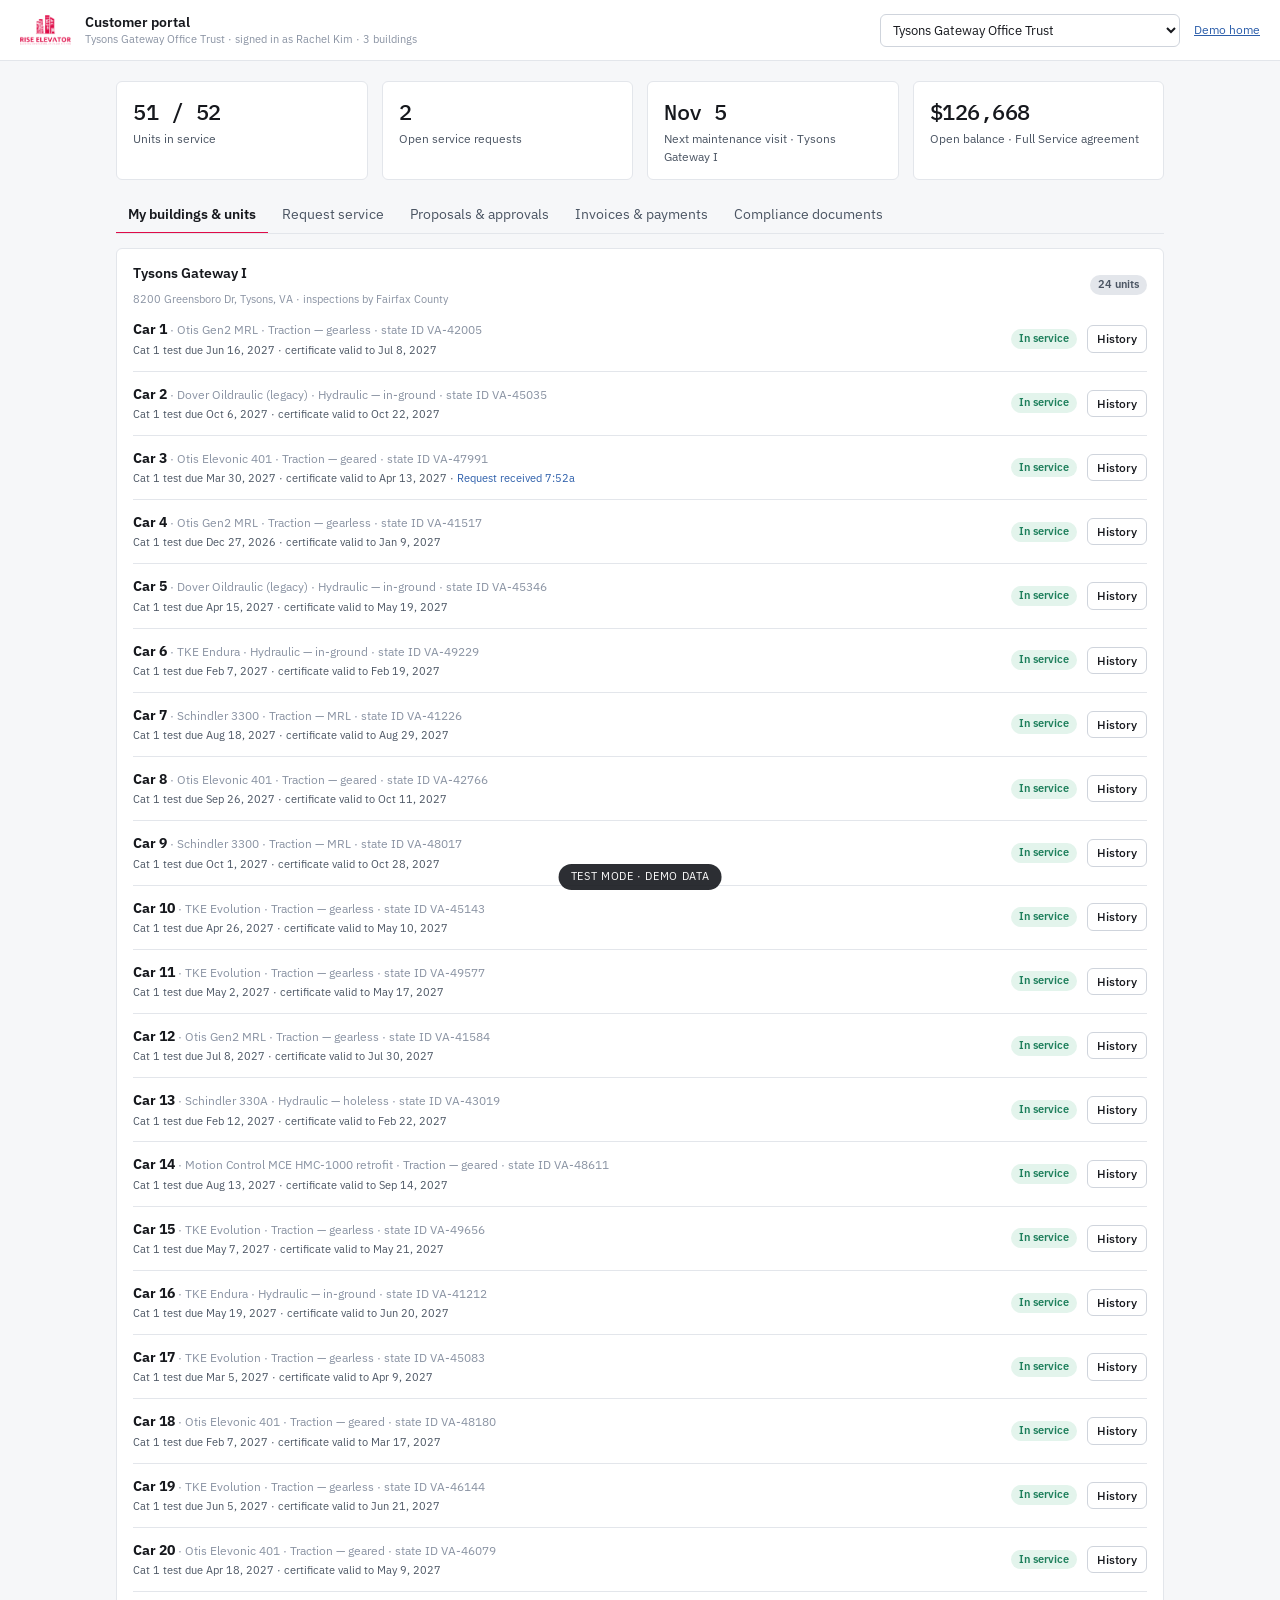
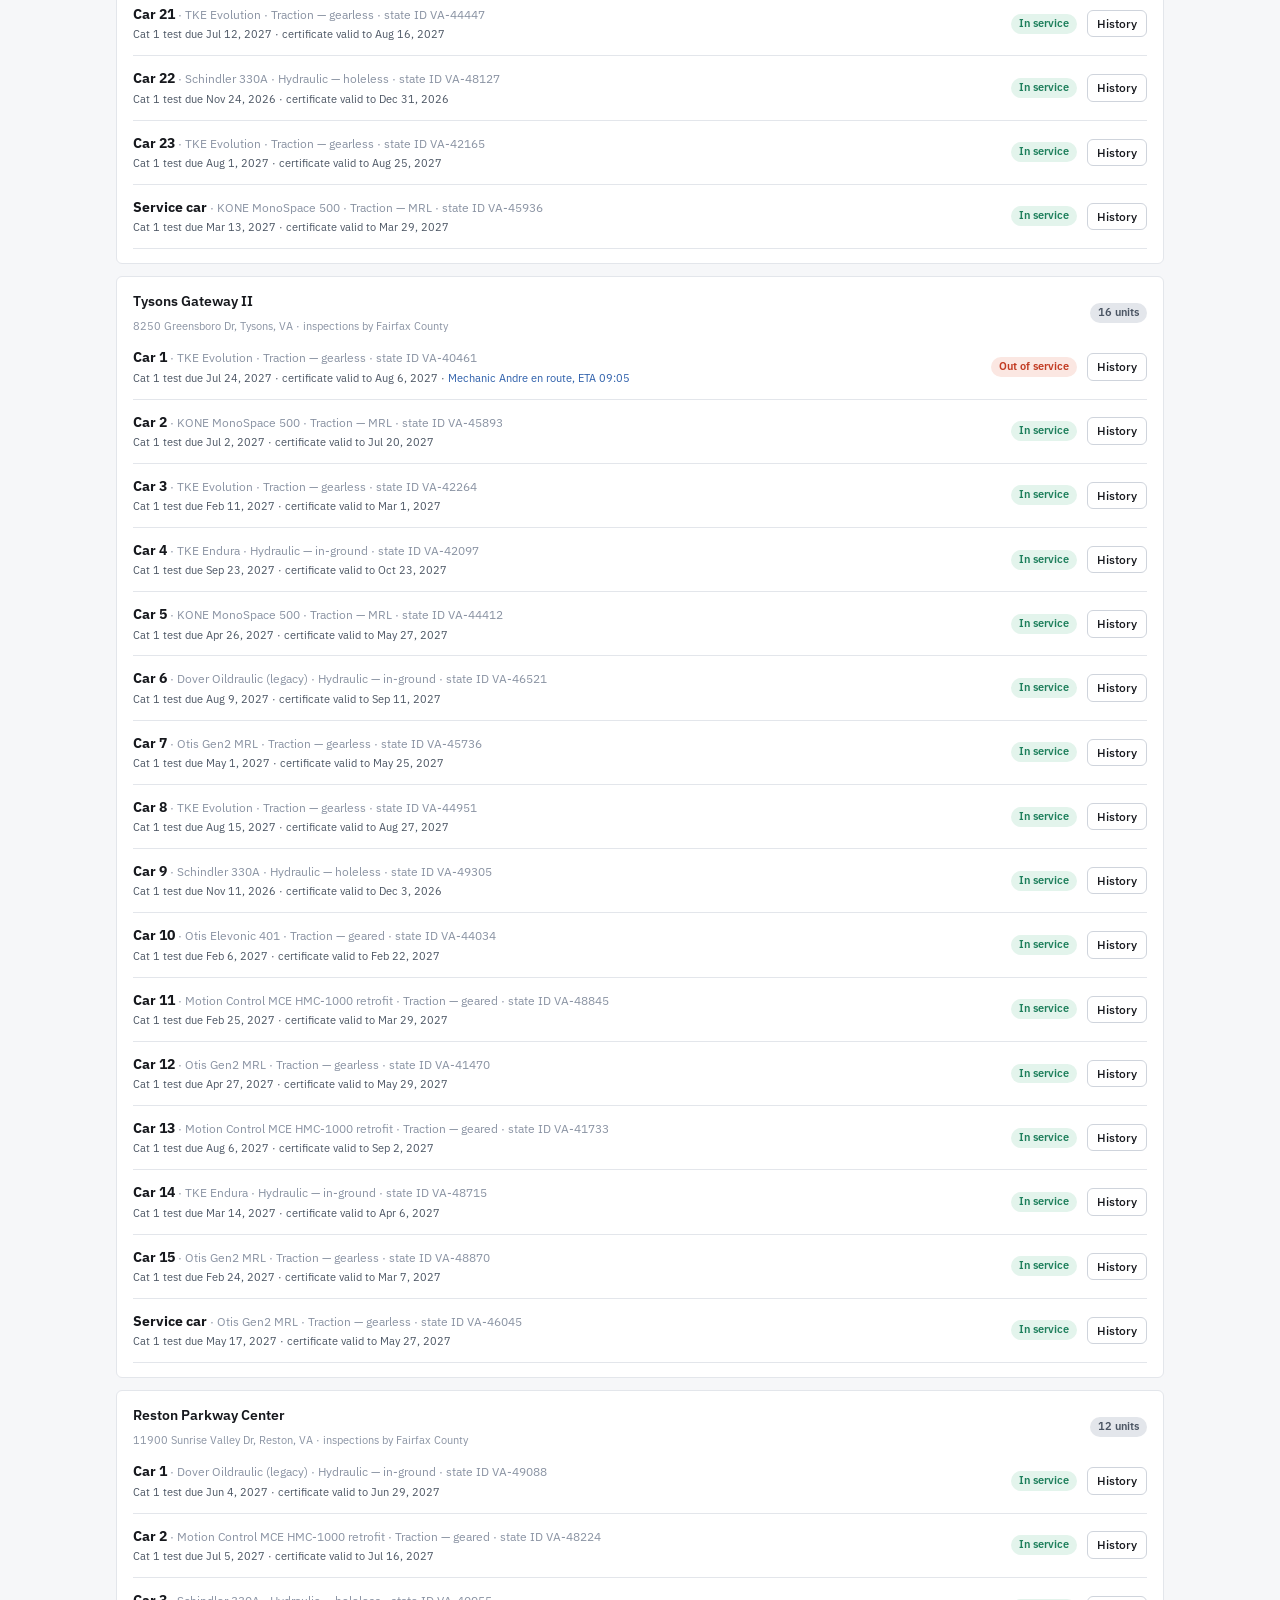
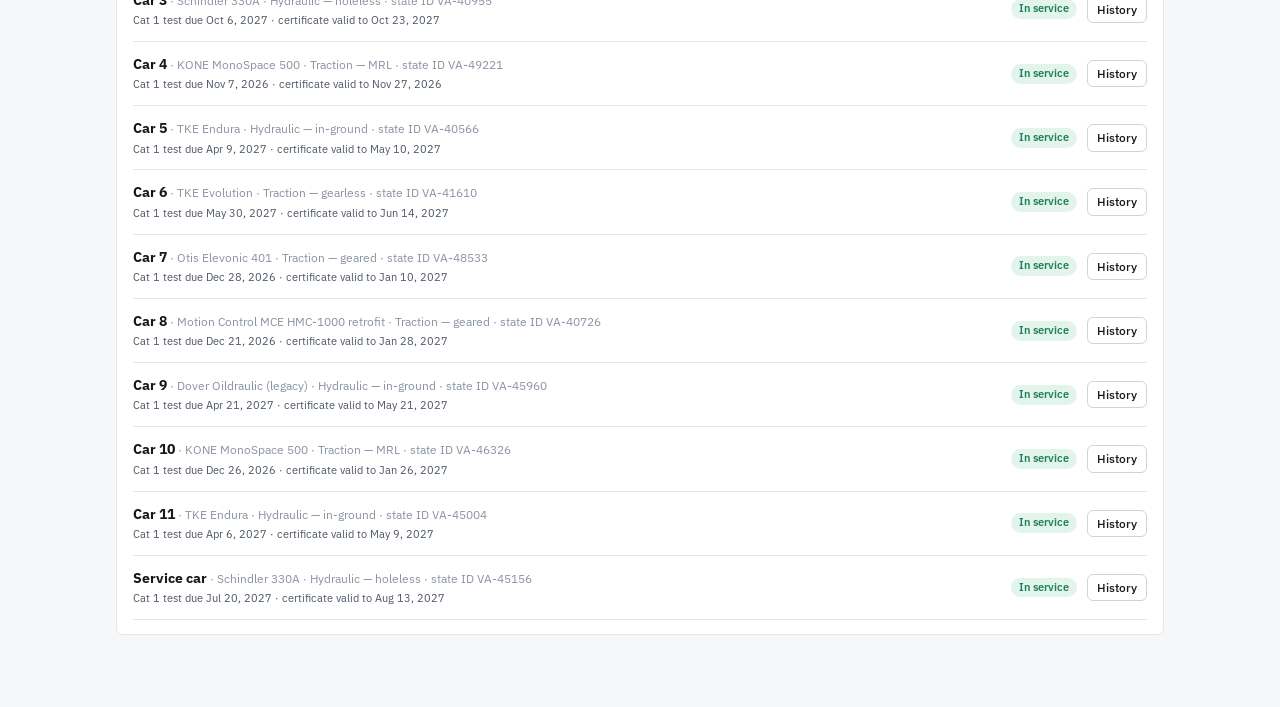
<file: portal.html>
<!doctype html>
<html lang="en"><head><meta charset="utf-8"><meta name="viewport" content="width=device-width,initial-scale=1,viewport-fit=cover"><meta name="robots" content="noindex,nofollow">
<title>Rise Customer Portal</title>
<link rel="stylesheet" href="https://fonts.googleapis.com/css2?family=IBM+Plex+Sans:wght@400;500;600&family=IBM+Plex+Mono:wght@400;500&display=swap">
<link rel="stylesheet" href="assets/ui.css">
<style>
.bar{height:auto;background:none;border-radius:0}
.topbar{background:var(--panel);border-bottom:1px solid var(--line);padding:12px max(20px,env(safe-area-inset-right,0px)) 12px max(20px,env(safe-area-inset-left,0px));display:flex;align-items:center;gap:14px;flex-wrap:wrap}
.topbar img{height:30px}
.wrap{max-width:1080px;margin:0 auto;padding:20px max(16px,env(safe-area-inset-right,0px)) 60px max(16px,env(safe-area-inset-left,0px))}
.unitrow{display:grid;grid-template-columns:1fr auto;gap:10px;padding:12px 0;border-bottom:1px solid var(--line);align-items:center}
.hist li{display:grid;grid-template-columns:70px 1fr;gap:10px;padding:7px 0;border-bottom:1px solid var(--line);font-size:13px}
.hist{list-style:none;margin:0;padding:0}
.hold{background:var(--warn-soft);border:1px solid #EBD3A4;border-radius:var(--r);padding:12px 14px;margin-bottom:14px}
.tabs button{font-size:14px}
.sev{display:grid;gap:8px}
.sev label{display:flex;gap:12px;align-items:flex-start;border:1.5px solid var(--line-2);border-radius:var(--r);padding:10px 12px;cursor:pointer}
.sev label.on{border-color:var(--brand);background:var(--brand-soft)}
.sev input{width:18px;height:18px;margin:2px 0 0;flex:none}
.sev b{display:block}.sev span{font-size:12.5px;color:var(--ink-2)}
.sev label.ent{border-color:#F3C9BF}.sev label.ent b{color:var(--bad)}
</style></head><body>
<div class="topbar"><img src="assets/rise-logo.png" alt="Rise Elevator"><div><div style="font-weight:600">Customer portal</div><div class="xs faint" id="who"></div></div><div class="grow"></div><select id="cust" style="max-width:300px;font-size:13px;padding:6px 8px"></select><a href="index.html" class="small">Demo home</a></div>
<div class="wrap">
  <div id="hold"></div>
  <div class="grid g4" id="stats" style="margin-bottom:16px"></div>
  <div class="tabs"><button class="on" onclick="t(this,0)">My buildings & units</button><button onclick="t(this,1)">Request service</button><button onclick="t(this,2)">Proposals & approvals</button><button onclick="t(this,3)">Invoices & payments</button><button onclick="t(this,4)">Compliance documents</button></div>
  <div class="pt" id="p0"></div><div class="pt" id="p1" hidden></div><div class="pt" id="p2" hidden></div><div class="pt" id="p3" hidden></div><div class="pt" id="p4" hidden></div>
</div>
<div class="testmode">Test mode · demo data</div>
<div class="toast" id="toast"></div>
<div id="modal"></div>
<script src="assets/data.js"></script>
<script>
(function(){
var db=RISE.db,$=function(s){return document.querySelector(s)},money=RISE.money,fd=RISE.fmtDate;
var esc=function(s){return String(s==null?'':s).replace(/[&<>"]/g,function(c){return{'&':'&amp;','<':'&lt;','>':'&gt;','"':'&quot;'}[c]})};
function toast(m){var x=$('#toast');x.textContent=m;x.classList.add('show');clearTimeout(x._x);x._x=setTimeout(function(){x.classList.remove('show')},2600)}
var cid=(location.search.match(/c=(C\d+)/)||[])[1]||'C06';
window.t=function(b,i){document.querySelectorAll('.tabs button').forEach(function(x){x.classList.remove('on')});b.classList.add('on');document.querySelectorAll('.pt').forEach(function(x,j){x.hidden=j!==i})};
function render(){db=RISE.db;var c=RISE.cust(cid);var bs=db.buildings.filter(function(b){return b.customer===cid});var us=db.units.filter(function(u){return u.customer===cid});var con=db.contracts.filter(function(x){return x.customer===cid})[0];
  $('#cust').innerHTML=db.customers.map(function(x){return '<option value="'+x.id+'"'+(x.id===cid?' selected':'')+'>'+esc(x.name)+'</option>'}).join('');$('#cust').onchange=function(){cid=this.value;render()};
  $('#who').textContent=c.name+' · signed in as '+c.contact+' · '+(c.kind==='Portfolio'?bs.length+' buildings':'1 building');
  $('#hold').innerHTML=c.creditHold&&!c.holdOverride?'<div class="hold"><b>Account past due '+c.daysPastDue+' days.</b> Maintenance visits and new repairs are paused until the balance of '+money(c.balance)+' is settled. <button class="btn sm primary" onclick="payNow()">Pay now</button> <span class="small muted">or call (804) 624-7327 to arrange terms.</span></div>':'';
  var down=us.filter(function(u){return u.status!=='running'}).length;var open=db.calls.filter(function(x){return us.some(function(u){return u.id===x.unit})&&x.status!=='complete'});var nextPM=db.visits.filter(function(v){return us.some(function(u){return u.id===v.unit})&&v.status==='scheduled'}).sort(function(a,b){return a.date<b.date?-1:1})[0];
  $('#stats').innerHTML='<div class="card stat"><span class="v">'+(us.length-down)+' / '+us.length+'</span><span class="l">Units in service</span></div><div class="card stat"><span class="v">'+open.length+'</span><span class="l">Open service requests</span></div><div class="card stat"><span class="v">'+(nextPM?fd(nextPM.date):'—')+'</span><span class="l">Next maintenance visit'+(nextPM?' · '+esc(RISE.bldg(nextPM.building).name):'')+'</span></div><div class="card stat"><span class="v">'+money(c.balance)+'</span><span class="l">Open balance · '+(con?con.type+' agreement':'no agreement')+'</span></div>';
  // p0 units
  $('#p0').innerHTML=bs.map(function(b){var bu=us.filter(function(u){return u.building===b.id});return '<div class="card" style="margin-bottom:12px"><div class="row between"><div><h3>'+esc(b.name)+'</h3><div class="xs faint">'+esc(b.address)+', '+esc(b.city)+' · inspections by '+esc(RISE.ahj(b.ahj).name)+'</div></div><span class="pill">'+bu.length+' unit'+(bu.length>1?'s':'')+'</span></div>'+bu.map(function(u){var cn=RISE.daysBetween(RISE.today,u.certExpires);var oc=open.filter(function(x){return x.unit===u.id})[0];return '<div class="unitrow"><div><b>'+esc(u.name)+'</b> <span class="faint small">· '+u.make+' '+u.model+' · '+u.type+' · state ID '+u.stateId+'</span><div class="xs muted" style="margin-top:3px">Cat 1 test due '+fd(u.cat1Due,{month:'short',day:'numeric',year:'numeric'})+' · certificate '+(cn<0?'<span style="color:var(--bad)">expired</span>':'valid to '+fd(u.certExpires,{month:'short',day:'numeric',year:'numeric'}))+(oc?' · <span style="color:var(--info)">'+(oc.ack?'Mechanic '+RISE.mech(oc.assigned).name.split(' ')[0]+' en route, ETA '+oc.eta:'Request received '+RISE.fmtTime(oc.received))+'</span>':'')+'</div></div><div class="row">'+(u.status==='down'?'<span class="pill bad">Out of service</span>':u.status==='restricted'?'<span class="pill warn">Restricted</span>':'<span class="pill ok">In service</span>')+'<button class="btn sm" onclick="history(\''+u.id+'\')">History</button></div></div>'}).join('')+'</div>'}).join('');
  // p1 request
  $('#p1').innerHTML='<div class="grid g2"><div class="card"><h3>Report a problem</h3><p class="hint" style="margin-bottom:12px">Goes straight to dispatch and to your route mechanic\'s phone. You\'ll get a text when they acknowledge, with an ETA.</p><div class="stack"><div class="field"><label>Unit</label><select id="rq-unit">'+us.map(function(u){return '<option value="'+u.id+'">'+esc(RISE.unitLabel(u.id))+'</option>'}).join('')+'</select></div><div class="field"><label>What\'s happening</label><input id="rq-sum" placeholder="e.g. Car stopped at 3, doors open, nobody inside"></div><div class="field"><label>How urgent</label><div class="sev"><label class="on"><input type="radio" name="rp" value="routine" checked onchange="sevPick(this)"><div><b>Running, but something\'s off</b><span>Noisy, slow, mis-leveling, a light out</span></div></label><label><input type="radio" name="rp" value="down" onchange="sevPick(this)"><div><b>Out of service</b><span>Car won\'t move or doors won\'t close</span></div></label><label class="ent"><input type="radio" name="rp" value="entrapment" onchange="sevPick(this)"><div><b>Someone is trapped</b><span>Dispatched immediately. Please also call (804) 624-7327.</span></div></label></div></div><div class="grid g2"><div class="field"><label>Your name</label><input id="rq-name" value="'+esc(c.contact)+'"></div><div class="field"><label>Mobile for text updates</label><input id="rq-phone" value="(804) 555-0199"></div></div><button class="btn primary" style="align-self:flex-start" onclick="sendReq()">Send request</button></div></div><div class="card"><h3>Your requests</h3>'+db.calls.filter(function(x){return us.some(function(u){return u.id===x.unit})}).map(function(x){return '<div style="padding:8px 0;border-bottom:1px solid var(--line)"><div class="row between"><b class="small">'+esc(RISE.unitLabel(x.unit))+'</b><span class="pill '+(x.status==='complete'?'ok':x.ack?'info':'warn')+'">'+(x.status==='complete'?'Resolved':x.ack?'Mechanic en route · ETA '+x.eta:'Received')+'</span></div><div class="xs muted">'+esc(x.summary)+' · '+fd(x.received)+' '+RISE.fmtTime(x.received)+' via '+esc(x.source)+'</div></div>'}).join('')+'</div></div>';
  // p2 proposals
  var ps=db.proposals.filter(function(p){return p.customer===cid&&p.status!=='Draft'&&p.status!=='Pending ops approval'});var fs=db.findings.filter(function(f){return us.some(function(u){return u.id===f.unit})});
  $('#p2').innerHTML='<div class="grid g2"><div class="card"><h3>Proposals</h3>'+(ps.length?ps.map(function(p){return '<div style="padding:10px 0;border-bottom:1px solid var(--line)"><div class="row between"><b>'+esc(p.title)+'</b><span class="num">'+money(p.amount)+(p.monthly?'/mo':'')+'</span></div><div class="xs muted">'+p.id+' · '+esc(RISE.bldg(p.building).name)+' · '+p.type+' · '+(p.status==='Signed'?'<span class="pill ok">Signed '+fd(p.signed)+'</span>':'<span class="pill info">'+p.status+'</span>')+'</div>'+(p.status!=='Signed'?'<a class="btn sm primary" style="margin-top:8px" href="proposal.html?id='+p.id+'">Review &amp; sign</a>':'')+'</div>'}).join(''):'<div class="hint">No open proposals.</div>')+'</div><div class="card"><h3>Inspection findings</h3><p class="hint" style="margin-bottom:8px">Citations and deficiencies with the deadline the inspector set. Approve a correction here and it\'s scheduled.</p>'+(fs.length?fs.map(function(f){return '<div style="padding:10px 0;border-bottom:1px solid var(--line)"><div class="row between"><span class="small"><span class="pill '+(f.kind==='Citation'?'bad':'warn')+'">'+f.kind+'</span> '+esc(f.item)+'</span></div><div class="xs muted">'+esc(RISE.unitLabel(f.unit))+' · correct by '+fd(f.correctBy)+' · '+f.status+(f.amount?' · '+money(f.amount):'')+'</div>'+(f.status==='Awaiting customer'?'<button class="btn sm primary" style="margin-top:6px" onclick="approveFinding(\''+f.id+'\')">Approve '+money(f.amount)+' correction</button>':'')+'</div>'}).join(''):'<div class="hint">No open findings.</div>')+'</div></div>';
  // p3 invoices
  var inv=db.invoices.filter(function(i){return i.customer===cid&&!i.draft});
  $('#p3').innerHTML='<div class="card"><div class="row between" style="margin-bottom:8px"><h3>Invoices</h3><div class="row"><span class="small muted">Payment: '+(c.payMethod==='autopay'?'card autopay on file':c.payMethod==='ach'?'ACH':c.payMethod==='card'?'card on file':'check')+'</span><button class="btn sm" onclick="toast(\'Autopay enrolled — maintenance invoices charge on the due date\')">'+(c.payMethod==='autopay'?'Manage autopay':'Set up autopay')+'</button></div></div><div class="tbl"><table><tr><th>Invoice</th><th>For</th><th class="num">Amount</th><th>Due</th><th>Status</th><th></th></tr>'+inv.map(function(i){return '<tr><td class="num">'+i.id+'</td><td>'+i.kind+'<br><span class="xs faint">'+i.ref+'</span>'+(i.package?'<br><a href="#" class="xs" onclick="toast(\'Invoice + '+i.package.mcp+' MCP visit records, one PDF\');return false">📎 '+i.package.mcp+' MCP visit records attached</a>':'')+'</td><td class="num">'+money(i.amount)+'</td><td class="num">'+fd(i.due)+'</td><td><span class="pill '+(i.status==='Paid'?'ok':i.status==='Overdue'?'bad':'')+'">'+i.status+'</span></td><td>'+(i.status!=='Paid'?'<button class="btn sm primary" onclick="payNow(\''+i.id+'\')">Pay</button>':'<button class="btn sm ghost" onclick="toast(\'PDF receipt downloaded\')">Receipt</button>')+'</td></tr>'}).join('')+'</table></div>'+(con?'<p class="hint" style="margin-top:10px">Agreement '+con.id+' · '+con.type+' · '+money(con.monthly)+'/mo billed '+con.billing.toLowerCase()+' · next price adjustment '+fd(con.escalation.next,{month:'short',day:'numeric',year:'numeric'})+' (+'+con.escalation.pct+'%, '+con.escalation.indexed+') · term ends '+fd(con.end,{month:'short',day:'numeric',year:'numeric'})+'</p>':'')+'</div>';
  // p4 docs
  $('#p4').innerHTML='<div class="card"><h3>Documents by unit</h3><p class="hint" style="margin-bottom:10px">Certificates, test reports, inspection reports and the maintenance log. Everything your insurer or AHJ asks for, downloadable.</p><div class="tbl"><table><tr><th>Unit</th><th>Certificate of operation</th><th>Last Cat 1 report</th><th>Maintenance log</th><th>Monthly schedule</th></tr>'+us.map(function(u){var cn=RISE.daysBetween(RISE.today,u.certExpires);return '<tr><td><b>'+esc(RISE.unitLabel(u.id))+'</b><br><span class="xs faint">'+u.stateId+'</span></td><td>'+(cn<0?'<span class="pill bad">Expired · renewal filed</span>':'<a href="#" onclick="toast(\'Certificate PDF\');return false">PDF</a> <span class="xs faint">to '+fd(u.certExpires)+'</span>')+'</td><td><a href="#" onclick="toast(\'Test report PDF\');return false">PDF</a> <span class="xs faint">'+fd(RISE.addDays(u.cat1Due,-365))+'</span></td><td><a href="#" onclick="history(\''+u.id+'\');return false">View log</a></td><td><a href="#" onclick="toast(\'November schedule emailed\');return false">Nov</a></td></tr>'}).join('')+'</table></div></div>';
}
window.history=function(uid){var u=RISE.unit(uid);var logs=db.mcp.filter(function(m){return m.unit===uid});var calls=db.calls.filter(function(c){return c.unit===uid});var vs=db.visits.filter(function(v){return v.unit===uid});var items=[];logs.forEach(function(l){items.push({d:l.date,t:l.task+' — '+l.result,who:RISE.mech(l.by).name})});calls.forEach(function(c){items.push({d:c.received.slice(0,10),t:'Service call: '+c.summary+' ('+c.status+')',who:c.assigned?RISE.mech(c.assigned).name:'—'})});vs.forEach(function(v){items.push({d:v.date,t:v.kind+' · '+v.status,who:RISE.mech(v.mechanic).name})});items.sort(function(a,b){return a.d<b.d?1:-1});
  $('#modal').innerHTML='<div class="modal-bg" onclick="if(event.target===this)this.remove()"><div class="modal"><div class="row between"><h2>'+esc(RISE.unitLabel(uid))+'</h2><button class="btn sm ghost" onclick="this.closest(\'.modal-bg\').remove()">✕</button></div><div class="small muted" style="margin:4px 0 12px">'+u.make+' '+u.model+' · '+u.type+' · installed '+u.year+' · '+u.stops+' stops · '+u.capacity+' lb</div><ul class="hist">'+items.map(function(i){return '<li><span class="num faint">'+fd(i.d)+'</span><span>'+esc(i.t)+'<br><span class="xs faint">'+esc(i.who)+'</span></span></li>'}).join('')+'</ul><button class="btn" style="margin-top:12px" onclick="toast(\'History exported as PDF\')">Export PDF</button></div></div>'};
window.sevPick=function(i){document.querySelectorAll('.sev label').forEach(function(l){l.classList.toggle('on',l.querySelector('input').checked)})};
window.sendReq=function(){var p=document.querySelector('input[name=rp]:checked').value;var c=RISE.cust(cid);var r=RISE.createRequest({unit:$('#rq-unit').value,name:c.contact,contact:$('#rq-phone').value,source:'Customer portal',summary:$('#rq-sum').value||'Problem reported',priority:p});toast(r.assigned?'Sent · '+RISE.mech(r.assigned).name+' has been texted':'Sent to dispatch');render();document.querySelectorAll('.tabs button')[1].click()};
window.approveFinding=function(id){var f=RISE.find('findings',id);f.status='Customer approved';RISE.log(RISE.cust(cid).contact,'Customer portal','Approved correction '+id+' · '+money(f.amount)+' · scheduling with route mechanic');RISE.save();render();toast('Approved — we\'ll schedule and book the re-inspection')};
window.payNow=function(id){var c=RISE.cust(cid);var inv=db.invoices.filter(function(i){return i.customer===cid&&i.status!=='Paid'&&!i.draft&&(!id||i.id===id)});inv.forEach(function(i){i.status='Paid'});c.balance=db.invoices.filter(function(i){return i.customer===cid&&i.status!=='Paid'}).reduce(function(s,i){return s+i.amount},0);if(!c.balance){c.creditHold=false;c.daysPastDue=0}RISE.log(c.contact,'Customer portal','Paid '+inv.map(function(i){return i.id}).join(', ')+' by card (Stax)'+(c.creditHold?'':' · credit hold cleared automatically'));RISE.save();render();toast('Paid · receipt emailed · QuickBooks updated')};
RISE.onChange(render);render();
})();
</script></body></html>
</file>
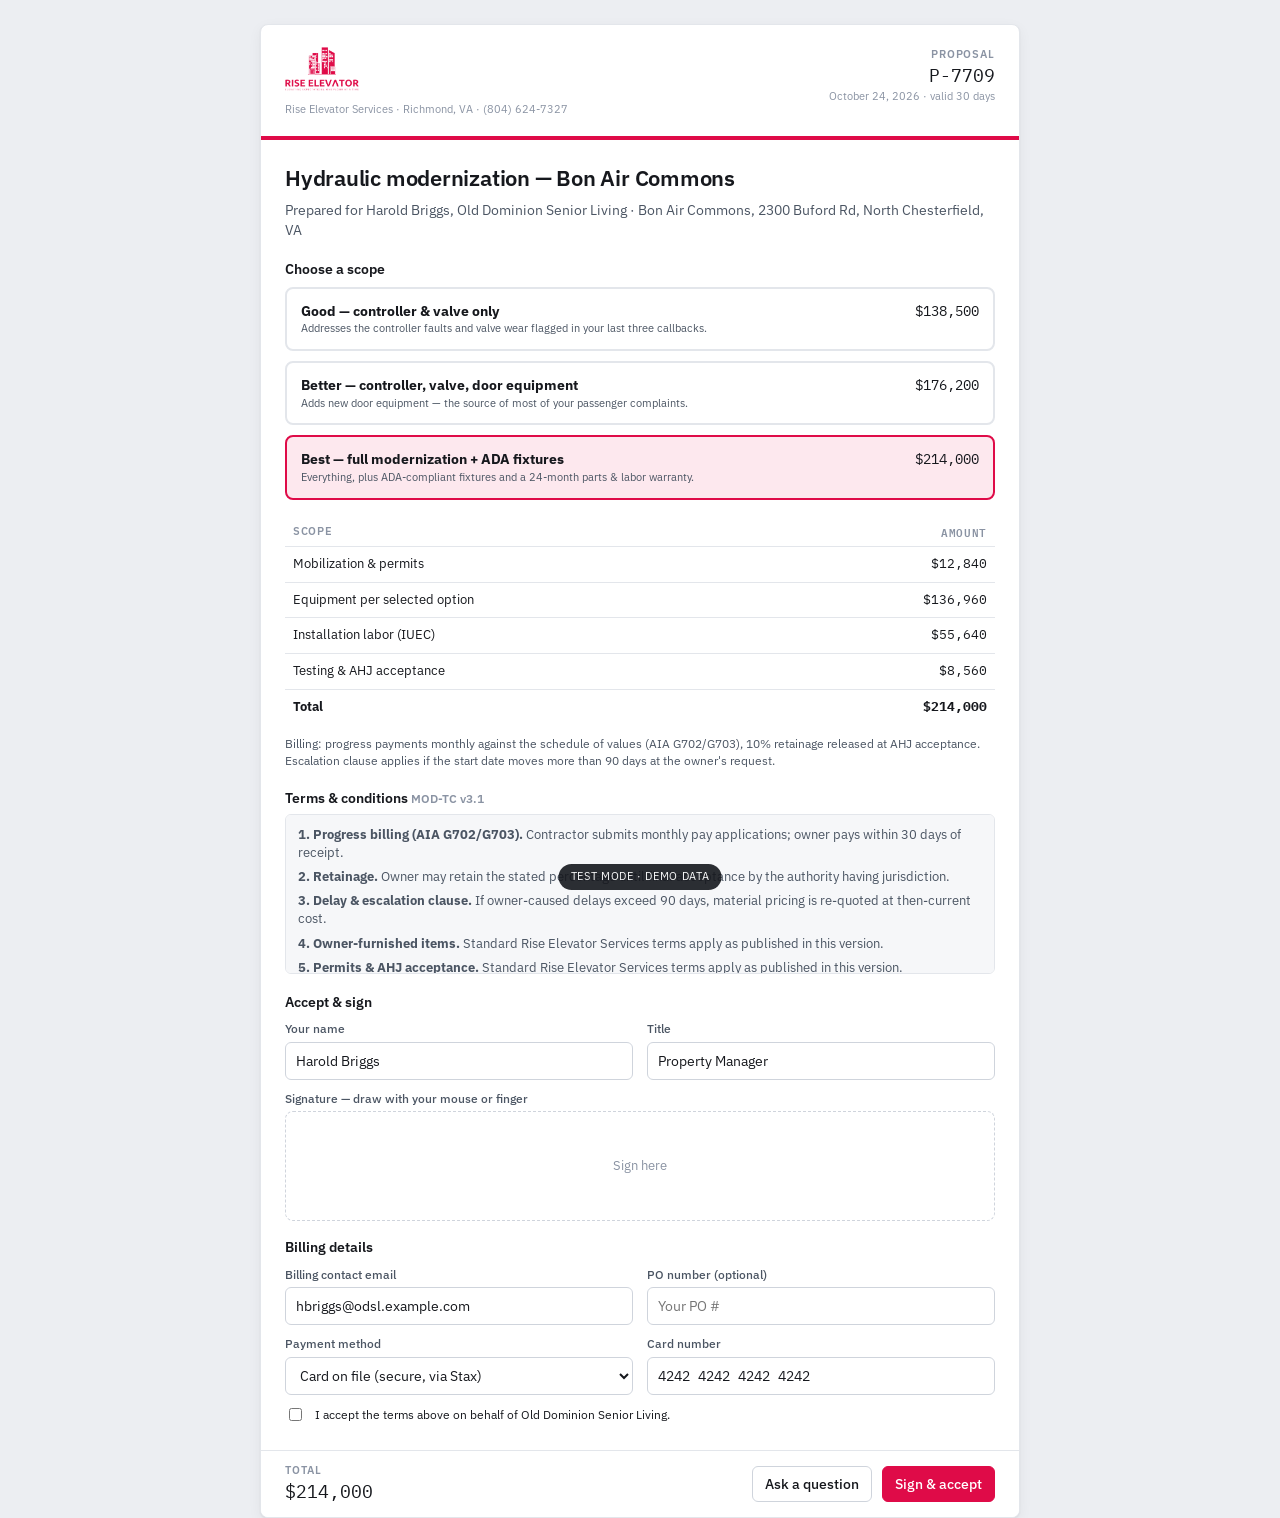
<file: proposal.html>
<!doctype html>
<html lang="en"><head><meta charset="utf-8"><meta name="viewport" content="width=device-width,initial-scale=1,viewport-fit=cover"><meta name="robots" content="noindex,nofollow">
<title>Rise Proposal</title>
<link rel="stylesheet" href="https://fonts.googleapis.com/css2?family=IBM+Plex+Sans:wght@400;500;600&family=IBM+Plex+Mono:wght@400;500&display=swap">
<link rel="stylesheet" href="assets/ui.css">
<style>
body{background:#ECEEF2}
.doc{max-width:760px;margin:24px auto 60px;background:var(--panel);border:1px solid var(--line);border-radius:8px;box-shadow:var(--shadow);overflow:hidden}
.doc .head{padding:22px max(24px,env(safe-area-inset-right,0px)) 18px max(24px,env(safe-area-inset-left,0px));border-bottom:4px solid var(--brand);display:flex;justify-content:space-between;gap:14px;flex-wrap:wrap;align-items:flex-start}
.doc .head img{height:44px}
.body{padding:22px max(24px,env(safe-area-inset-right,0px)) 26px max(24px,env(safe-area-inset-left,0px))}
.opt{border:2px solid var(--line);border-radius:8px;padding:12px 14px;cursor:pointer}
.opt.on{border-color:var(--brand);background:var(--brand-soft)}
.sigpad{border:1px dashed var(--line-2);border-radius:8px;height:110px;display:flex;align-items:center;justify-content:center;color:var(--ink-3);font-size:13px;cursor:crosshair;position:relative;background:#fff}
.sigpad canvas{position:absolute;inset:0;width:100%;height:100%;touch-action:none}
.sigpad span{pointer-events:none;position:relative}
.tc{font-size:12.5px;color:var(--ink-2);max-height:160px;overflow:auto;border:1px solid var(--line);border-radius:var(--r);padding:10px 12px;background:var(--bg)}
.done{background:var(--ok-soft);border:1px solid #BFE3D0;border-radius:8px;padding:16px;text-align:center}
.sticky{position:sticky;bottom:0;background:var(--panel);border-top:1px solid var(--line);padding:12px 24px;display:flex;justify-content:space-between;align-items:center;gap:10px;flex-wrap:wrap}
</style></head><body>
<div class="doc" id="doc"></div>
<div class="testmode">Test mode · demo data</div>
<div class="toast" id="toast"></div>
<script src="assets/data.js"></script>
<script>
(function(){
var db=RISE.db,$=function(s){return document.querySelector(s)},money=RISE.money,fd=RISE.fmtDate;
var esc=function(s){return String(s==null?'':s).replace(/[&<>"]/g,function(c){return{'&':'&amp;','<':'&lt;','>':'&gt;','"':'&quot;'}[c]})};
function toast(m){var x=$('#toast');x.textContent=m;x.classList.add('show');clearTimeout(x._x);x._x=setTimeout(function(){x.classList.remove('show')},2600)}
var pid=(location.search.match(/id=(P-\d+)/)||[])[1]||'P-7709';var p=RISE.find('proposals',pid)||db.proposals[0];var sel=p.options?p.options.length-1:null;var signed=p.status==='Signed';var drawn=false;
if(!signed&&p.tracking&&!p._opened){p._opened=true;p.tracking.push({t:RISE.nowStamp(),e:'Opened by '+RISE.cust(p.customer).contact+' (link)'});if(p.status==='Sent')p.status='Viewed';RISE.save()}
function lines(){if(p.type==='Maintenance')return [['Full-service maintenance — 3 cars, monthly visits',p.amount,'/mo'],['Callbacks during regular hours',0,''],['Annual Cat 1 testing with AHJ',0,''],['Emergency phone monitoring',45,'/mo']];
  if(p.type==='Modernization')return [['Mobilization & permits',Math.round(amt()*.06),''],['Equipment per selected option',Math.round(amt()*.64),''],['Installation labor (IUEC)',Math.round(amt()*.26),''],['Testing & AHJ acceptance',Math.round(amt()*.04),'']];
  return [['Materials',Math.round(p.amount*.58),''],['Labor — union mechanics',Math.round(p.amount*.38),''],['Permit / inspection fee',Math.round(p.amount*.04),'']]}
function amt(){return p.options?p.options[sel].amt:p.amount}
function render(){var c=RISE.cust(p.customer),b=RISE.bldg(p.building),tc=db.tcTemplates.filter(function(t){return t.id===p.tc})[0];var h='<div class="head"><div><img src="assets/rise-logo.png" alt="Rise Elevator"><div class="xs faint" style="margin-top:6px">Rise Elevator Services · Richmond, VA · (804) 624-7327</div></div><div style="text-align:right"><div class="eyebrow">Proposal</div><div class="num" style="font-size:18px">'+p.id+'</div><div class="xs faint">'+fd(p.sent||RISE.today,{month:'long',day:'numeric',year:'numeric'})+' · valid 30 days</div></div></div><div class="body">';
  h+='<h1 style="margin-bottom:6px">'+esc(p.title)+'</h1><p class="muted" style="margin-bottom:18px">Prepared for '+esc(c.contact)+', '+esc(c.name)+' · '+esc(b.name)+', '+esc(b.address)+', '+esc(b.city)+'</p>';
  if(p.source&&p.source.indexOf('FixFlow')===0)h+='<div class="stripe warn" style="padding:6px 12px;margin-bottom:14px;background:var(--warn-soft)"><b>Why you\'re seeing this:</b> '+esc(p.source.replace('FixFlow — ',''))+' noted a deficiency with a correction deadline. This proposal clears it and books the re-inspection.</div>';
  if(p.options){h+='<h3 style="margin-bottom:8px">Choose a scope</h3><div class="stack" style="margin-bottom:18px">'+p.options.map(function(o,i){return '<div class="opt'+(i===sel?' on':'')+'" onclick="pick('+i+')"><div class="row between"><b>'+esc(o.name)+'</b><span class="num">'+money(o.amt)+'</span></div><div class="xs muted">'+(i===0?'Addresses the controller faults and valve wear flagged in your last three callbacks.':i===1?'Adds new door equipment — the source of most of your passenger complaints.':'Everything, plus ADA-compliant fixtures and a 24-month parts & labor warranty.')+'</div></div>'}).join('')+'</div>'}
  h+='<div class="tbl"><table><tr><th>Scope</th><th class="num">Amount</th></tr>'+lines().map(function(l){return '<tr><td>'+esc(l[0])+'</td><td class="num">'+(l[1]?money(l[1])+l[2]:'Included')+'</td></tr>'}).join('')+'<tr><td><b>Total</b></td><td class="num"><b>'+money(amt())+(p.monthly?'/mo':'')+'</b></td></tr></table></div>';
  if(p.type==='Modernization')h+='<p class="small muted" style="margin-top:10px">Billing: progress payments monthly against the schedule of values (AIA G702/G703), 10% retainage released at AHJ acceptance. Escalation clause applies if the start date moves more than 90 days at the owner\'s request.</p>';
  else if(p.type==='Maintenance')h+='<p class="small muted" style="margin-top:10px">Billing: monthly in advance, autopay available. 36-month term, 3% annual adjustment, 60 days\' notice to cancel after the initial term.</p>';
  else h+='<p class="small muted" style="margin-top:10px">Billing: '+(amt()>5000?'50% deposit at signing, balance on completion':'invoiced on completion, net 30')+'. 90-day warranty on parts and labor.</p>';
  h+='<h3 style="margin:18px 0 6px">Terms &amp; conditions <span class="faint small">'+p.tc+'</span></h3><div class="tc">'+(tc?tc.clauses.map(function(cl,i){return '<p style="margin-bottom:6px"><b>'+(i+1)+'. '+esc(cl)+'.</b> '+({'Term & auto-renewal':'The agreement renews for successive terms unless either party gives 60 days\' written notice.','Annual price adjustment':'Monthly fees adjust each anniversary by the stated percentage or CPI-U, whichever is greater.','Progress billing (AIA G702/G703)':'Contractor submits monthly pay applications; owner pays within 30 days of receipt.','Retainage':'Owner may retain the stated percentage until final acceptance by the authority having jurisdiction.','Delay & escalation clause':'If owner-caused delays exceed 90 days, material pricing is re-quoted at then-current cost.','Pricing valid 30 days':'Prices are firm for 30 days from the proposal date.'}[cl]||'Standard Rise Elevator Services terms apply as published in this version.')+'</p>'}).join(''):'')+'</div>';
  if(signed){h+='<div class="done" style="margin-top:18px"><div style="font-size:28px">✓</div><b>Signed'+(p.signed?' '+fd(p.signed,{month:'long',day:'numeric',year:'numeric'}):'')+'</b><div class="small muted">A countersigned PDF has been emailed. '+(p.type==='Maintenance'?'Your first visit will be scheduled within 10 days.':'Our office will confirm the schedule within 2 business days.')+'</div></div>'}
  else{h+='<h3 style="margin:18px 0 8px">Accept &amp; sign</h3><div class="grid g2"><div class="field"><label>Your name</label><input id="s-name" value="'+esc(c.contact)+'"></div><div class="field"><label>Title</label><input id="s-title" value="Property Manager"></div></div><div class="field" style="margin-top:10px"><label>Signature — draw with your mouse or finger</label><div class="sigpad" id="pad"><canvas id="cv"></canvas><span id="padhint">Sign here</span></div></div>';
    h+='<h3 style="margin:16px 0 8px">Billing details</h3><div class="grid g2"><div class="field"><label>Billing contact email</label><input value="'+esc(c.email)+'"></div><div class="field"><label>PO number (optional)</label><input placeholder="Your PO #"></div></div><div class="grid g2" style="margin-top:10px"><div class="field"><label>Payment method</label><select id="s-pay"><option>Card on file (secure, via Stax)</option><option>ACH bank transfer</option><option>Invoice me — net 30</option></select></div><div class="field"><label>Card number</label><input value="4242 4242 4242 4242" class="num"></div></div><label class="row small" style="margin-top:10px"><input type="checkbox" id="s-agree" style="width:auto"> I accept the terms above on behalf of '+esc(c.name)+'.</label>'}
  h+='</div>';
  if(!signed)h+='<div class="sticky"><div><div class="xs eyebrow">Total</div><div class="num" style="font-size:18px">'+money(amt())+(p.monthly?'/mo':'')+(p.type!=='Maintenance'&&amt()>5000&&p.type!=='Modernization'?' <span class="small muted">· '+money(amt()/2)+' due at signing</span>':'')+'</div></div><div class="row"><button class="btn" onclick="toast(\'Question sent to '+esc(RISE.user(p.owner).name)+' — they\\\'ll reply by email\')">Ask a question</button><button class="btn primary" onclick="sign()">Sign &amp; accept</button></div></div>';
  $('#doc').innerHTML=h; if(!signed)pad();
}
window.pick=function(i){sel=i;p.tracking.push({t:RISE.nowStamp(),e:'Compared options — viewing '+p.options[i].name});RISE.save();render()};
function pad(){var cv=$('#cv'),el=$('#pad');if(!cv)return;cv.width=el.clientWidth;cv.height=el.clientHeight;var ctx=cv.getContext('2d');ctx.lineWidth=2;ctx.lineCap='round';ctx.strokeStyle='#16181D';var down=false;function pos(e){var r=cv.getBoundingClientRect();return[e.clientX-r.left,e.clientY-r.top]}
  function st(e){down=true;drawn=true;$('#padhint').hidden=true;var p=pos(e);ctx.beginPath();ctx.moveTo(p[0],p[1]);e.preventDefault()}function mv(e){if(!down)return;var p=pos(e);ctx.lineTo(p[0],p[1]);ctx.stroke();e.preventDefault()}function en(){down=false}
  cv.addEventListener('pointerdown',st);cv.addEventListener('pointermove',mv);window.addEventListener('pointerup',en)}
window.sign=function(){if(!$('#s-agree').checked){toast('Please tick the acceptance box');return}if(!drawn){toast('Please sign in the box');return}signed=true;p.status='Signed';p.signed=RISE.today;if(p.options){p.amount=p.options[sel].amt;p.selected=p.options[sel].name}p.tracking.push({t:RISE.nowStamp(),e:'Signed by '+$('#s-name').value+' · '+$('#s-pay').value.split(' (')[0]+' captured'});var lead=db.leads.filter(function(l){return l.company===RISE.bldg(p.building).name||l.value===p.amount})[0];if(lead){lead.stage='Won';lead.next='Schedule work'}
  if(p.type==='Maintenance'){db.contracts.push({id:RISE.nextId('MA-','contracts'),customer:p.customer,territory:p.territory,type:'Full Service',units:db.units.filter(function(u){return u.customer===p.customer}).map(function(u){return u.id}),monthly:p.amount,perUnit:Math.round(p.amount/3),billing:'Monthly',start:RISE.today,end:RISE.addDays(RISE.today,1095),termMonths:36,autoRenew:true,cancelClause:'None',escalation:{pct:3,every:'Annual',next:RISE.addDays(RISE.today,365),indexed:'Fixed'},tcVersion:p.tc})}
  else{db.jobs.push({id:RISE.nextId('J-','jobs'),name:p.title+' — '+RISE.bldg(p.building).name,customer:p.customer,building:p.building,territory:p.territory,type:p.type,contract:p.amount,billedPct:0,retainage:p.type==='Modernization'?10:0,status:'Scheduling',pm:'Tom Reilly',start:RISE.addDays(RISE.today,14),end:RISE.addDays(RISE.today,p.type==='Modernization'?180:21),proposal:p.id,budget:p.estimate?{labor:p.estimate.labor,material:p.estimate.material,subs:p.estimate.subs,misc:p.estimate.misc}:{labor:Math.round(p.cost*.4),material:Math.round(p.cost*.55),subs:0,misc:Math.round(p.cost*.05)},actual:{labor:0,material:0,subs:0,misc:0},crew:[],changeOrders:[]})}
  RISE.log($('#s-name').value,'Proposal link','Signed '+p.id+' · '+money(p.amount)+' · '+(p.type==='Maintenance'?'agreement created, first visit scheduling':'job created, deposit invoiced'));RISE.save();render();window.scrollTo(0,0)};
render();
})();
</script></body></html>
</file>
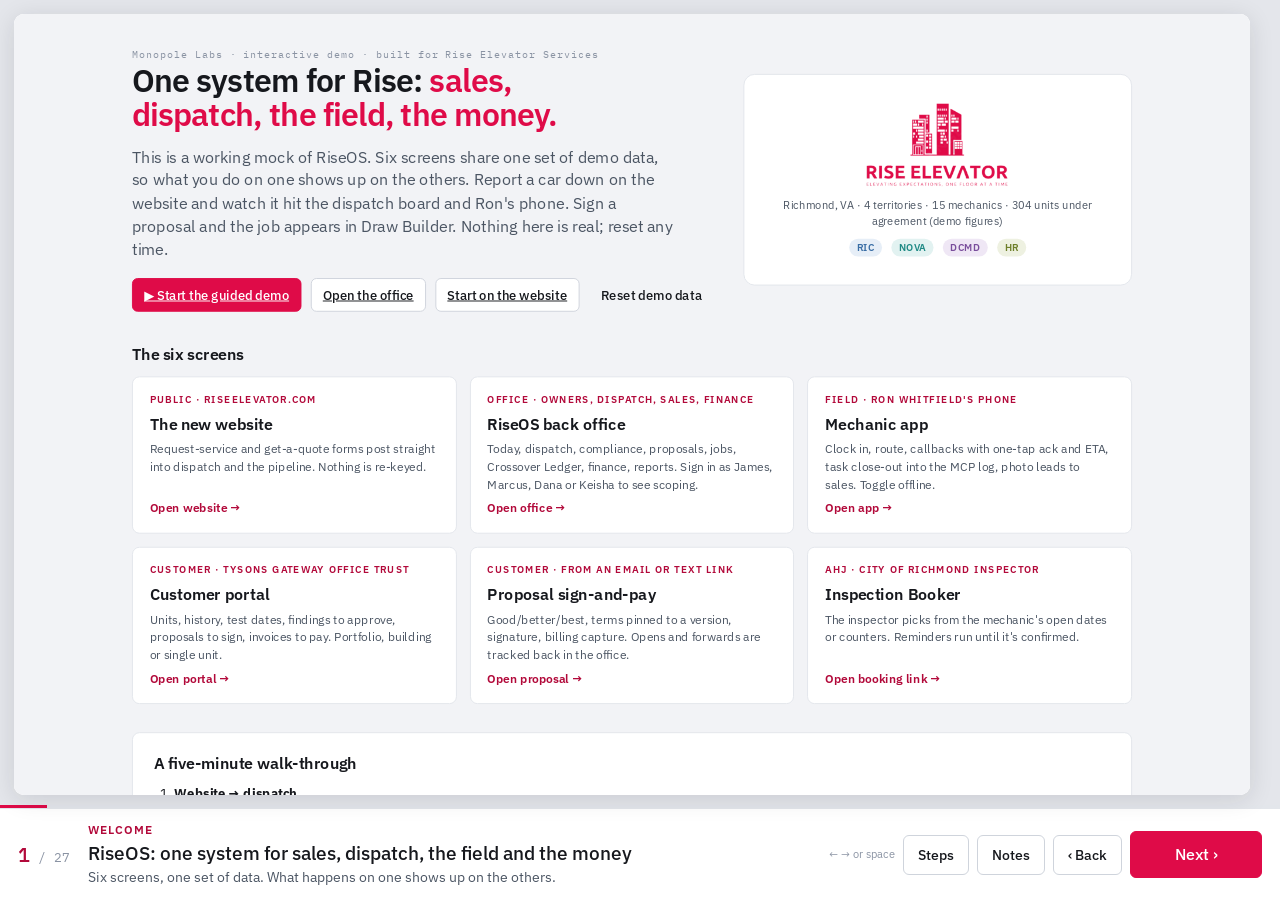
<file: tour.html>
<!doctype html>
<html lang="en"><head><meta charset="utf-8"><meta name="viewport" content="width=device-width,initial-scale=1,viewport-fit=cover"><meta name="robots" content="noindex,nofollow">
<title>RiseOS Guided Demo</title>
<link rel="stylesheet" href="https://fonts.googleapis.com/css2?family=IBM+Plex+Sans:wght@400;500;600&family=IBM+Plex+Mono:wght@400;500&display=swap">
<link rel="stylesheet" href="assets/ui.css">
<style>
/* Presenter shell: stage (office frame + optional phone frame) above a control bar. Arrow keys / space drive it. */
html,body{height:100%;overflow:hidden}
body{background:#E4E6EB;display:flex;flex-direction:column}
.stage{flex:1;min-height:0;display:flex;gap:16px;padding:14px max(14px,env(safe-area-inset-right,0px)) 10px max(14px,env(safe-area-inset-left,0px));align-items:stretch}
.leftwrap{flex:1;min-width:0;position:relative;border-radius:10px;overflow:hidden;background:#fff;box-shadow:0 4px 24px rgba(22,24,29,.12)}
.leftwrap iframe{position:absolute;left:0;top:0;border:0;transform-origin:0 0;background:#fff}
.phonewrap{flex:none;display:flex;align-items:center;justify-content:center;transition:width .35s ease,opacity .25s;overflow:hidden}
.phonewrap.off{width:0!important;opacity:0}
.bezel{background:#16181D;border-radius:46px;padding:11px;box-shadow:0 18px 50px rgba(0,0,0,.28);transform-origin:center center}
.bezel iframe{display:block;width:390px;height:844px;border:0;border-radius:36px;background:#fff}
.dbar{flex:none;background:var(--panel);border-top:1px solid var(--line);padding:12px max(18px,env(safe-area-inset-right,0px)) calc(12px + env(safe-area-inset-bottom,0px)) max(18px,env(safe-area-inset-left,0px));display:flex;gap:18px;align-items:center}
.dbar .count{font-family:var(--mono);font-size:13px;color:var(--ink-3);white-space:nowrap}
.dbar .count b{color:var(--brand-ink);font-size:20px;font-weight:500}
.dbar .txt{flex:1;min-width:0}
.dbar .ttl{font-size:12px;letter-spacing:.08em;text-transform:uppercase;color:var(--brand-ink);font-weight:600}
.dbar .cap{font-size:19px;font-weight:500;line-height:1.3;margin-top:2px;text-wrap:balance}
.dbar .sub{font-size:13.5px;color:var(--ink-2);margin-top:3px}
.ctrls{display:flex;gap:8px;align-items:center;flex:none}
.ctrls .btn{padding:9px 14px}
.next{background:var(--brand);border-color:var(--brand);color:#fff;font-size:16px;padding:11px 22px!important;min-width:132px;justify-content:center}
.next:hover{background:var(--brand-ink)}
.next[disabled]{opacity:.6}
.prog{height:3px;background:var(--line);flex:none}.prog i{display:block;height:100%;background:var(--brand);transition:width .3s}
.notes{position:absolute;right:max(18px,env(safe-area-inset-right,0px));bottom:100px;width:min(420px,calc(100vw - 36px));background:#16181D;color:#E9EBEF;border-radius:10px;padding:14px 16px;font-size:14px;line-height:1.5;box-shadow:0 10px 30px rgba(0,0,0,.3);z-index:20}
.notes h4{font-size:11px;letter-spacing:.08em;text-transform:uppercase;color:#9AA1AE;margin-bottom:6px}
.notes ul{margin:0;padding-left:18px}
.menu{position:absolute;left:max(18px,env(safe-area-inset-left,0px));bottom:100px;width:min(380px,calc(100vw - 36px));max-height:60vh;overflow:auto;background:var(--panel);border:1px solid var(--line);border-radius:10px;box-shadow:0 10px 30px rgba(0,0,0,.18);z-index:20;padding:6px}
.menu button{display:flex;gap:10px;width:100%;text-align:left;border:0;background:none;padding:7px 10px;border-radius:6px;font-size:13.5px}
.menu button:hover{background:var(--bg)}
.menu button.on{background:var(--brand-soft);color:var(--brand-ink);font-weight:600}
.menu button span{font-family:var(--mono);color:var(--ink-3);width:22px;flex:none}
.keys{font-size:11px;color:var(--ink-3)}
.hidebar .dbar,.hidebar .prog{display:none}
.narrow.phonemode .leftwrap{display:none}.narrow.phonemode .phonewrap{flex:1;width:auto!important}
button{touch-action:manipulation}
.narrow .dbar{gap:8px;padding-top:8px;padding-bottom:calc(8px + env(safe-area-inset-bottom,0px))}.narrow .dbar .cap{font-size:15px}.narrow .dbar .sub{display:none}.narrow .ctrls .btn{padding:7px 10px}.narrow .next{min-width:96px;padding:9px 14px!important}
.showbar{position:fixed;right:14px;bottom:14px;z-index:30;display:none}
.hidebar .showbar{display:inline-flex}
@media(max-width:900px){.dbar{flex-wrap:wrap}.dbar .txt{flex-basis:100%;order:-1}.keys{display:none}}
</style></head><body>
<div class="stage">
  <div class="leftwrap" id="lw"><iframe id="L" title="Rise office"></iframe></div>
  <div class="phonewrap off" id="pw"><div class="bezel" id="bz"><iframe id="P" title="Mechanic phone"></iframe></div></div>
</div>
<div class="prog"><i id="pg"></i></div>
<div class="dbar">
  <div class="count"><b id="n">1</b> / <span id="tot"></span></div>
  <div class="txt"><div class="ttl" id="ttl"></div><div class="cap" id="cap"></div><div class="sub" id="sub"></div></div>
  <div class="ctrls">
    <span class="keys">← → or space</span>
    <button class="btn" onclick="toggleMenu()" title="Jump to a step (M)">Steps</button>
    <button class="btn" onclick="toggleNotes()" title="Speaker notes (N)">Notes</button>
    <button class="btn" onclick="back()" title="Back (←)">‹ Back</button>
    <button class="btn next" id="nx" onclick="next()">Next ›</button>
  </div>
</div>
<div id="notes" class="notes" hidden></div>
<div id="menu" class="menu" hidden></div>
<button class="btn showbar" onclick="document.body.classList.remove('hidebar')">Show demo bar</button>
<script>
(function(){
var L=document.getElementById('L'),P=document.getElementById('P'),lw=document.getElementById('lw'),pw=document.getElementById('pw'),bz=document.getElementById('bz');
var sleep=function(ms){return new Promise(function(r){setTimeout(r,ms)})};
var T={callSummary:'Car stopped at 7, doors open, nobody inside',callId:null,pid:null};
var done={},cur=-1,busy=false,queued=0;
function saveState(){try{sessionStorage.setItem('rise-tour',JSON.stringify({cur:cur,done:done,T:T}))}catch(e){}}

/* ---------- layout ---------- */
function fit(){document.body.classList.toggle('narrow',window.innerWidth<760);var r=lw.getBoundingClientRect();var VW=Math.max(r.width,1320);var s=r.width/VW;L.style.width=VW+'px';L.style.height=(r.height/s)+'px';L.style.transform='scale('+s+')';
  var sh=document.querySelector('.stage').getBoundingClientRect().height-24;var ps=Math.min(1,sh/866);bz.style.transform='scale('+ps+')';pw.style.width=pw.classList.contains('off')?'0':(412*ps+8)+'px'}
window.addEventListener('resize',fit);
/* scrollIntoView inside a frame also scrolls this shell; pin it in place */
function pin(el){el.addEventListener('scroll',function(){if(el.scrollTop||el.scrollLeft){el.scrollTop=0;el.scrollLeft=0}})}
[lw,pw,bz,document.querySelector('.stage')].forEach(pin);window.addEventListener('scroll',function(){if(window.scrollY||window.scrollX)window.scrollTo(0,0)});
function phone(on){pw.classList.toggle('off',!on);document.body.classList.toggle('phonemode',!!on);fit();setTimeout(fit,380)}

/* ---------- frame helpers ---------- */
var CSS='.testmode{display:none!important}a[href="index.html"]{display:none!important}.tour-hl{outline:3px solid #DF0B48!important;outline-offset:3px;box-shadow:0 0 0 9px rgba(223,11,72,.16)!important;border-radius:6px;transition:outline-color .2s}.tour-press{transform:scale(.96);transition:transform .12s}';
function prep(f){try{var d=f.contentDocument;if(!d.getElementById('tour-css')){var st=d.createElement('style');st.id='tour-css';st.textContent=CSS;d.head.appendChild(st)}d.addEventListener('keydown',keys)}catch(e){}}
L.addEventListener('load',function(){prep(L)});P.addEventListener('load',function(){prep(P)});
function load(f,url){return new Promise(function(res){var w;try{w=f.contentWindow.location}catch(e){}var base=url.split('#')[0],hash=url.indexOf('#')>-1?url.split('#')[1]:'';
  if(w&&w.href&&w.href.indexOf('about:')!==0&&(w.pathname.split('/').pop()+w.search)===base){if(hash&&w.hash!=='#'+hash){w.replace(w.href.split('#')[0]+'#'+hash);setTimeout(res,350)}else setTimeout(res,150);return}
  var fin=false;var on=function(){if(fin)return;fin=true;f.removeEventListener('load',on);prep(f);setTimeout(res,450)};f.addEventListener('load',on);setTimeout(on,8000);
  var abs=new URL(url,location.href).href;try{if(w&&w.href&&w.href.indexOf('about:')!==0){f.contentWindow.location.replace(abs);return}}catch(e){}f.src=abs})}
function W(f){return f.contentWindow}function D(f){return f.contentDocument}
function q(f,sel,text){var els=D(f).querySelectorAll(sel);for(var i=0;i<els.length;i++){if(!text||els[i].textContent.indexOf(text)>-1)return els[i]}return null}
function clearHL(){[L,P].forEach(function(f){try{var a=D(f).activeElement;if(a&&a!==D(f).body)a.blur();}catch(e){}try{D(f).querySelectorAll('.tour-hl').forEach(function(e){e.classList.remove('tour-hl')})}catch(e){}})}
async function hl(el,keep){if(!el)return;el.scrollIntoView({block:'center',behavior:'smooth'});await sleep(450);el.classList.add('tour-hl');if(!keep){}}
async function press(el,wait){if(!el)return;await hl(el);await sleep(500);el.classList.add('tour-press');await sleep(130);el.classList.remove('tour-press');el.click();try{el.blur()}catch(e){}el.classList.remove('tour-hl');await sleep(wait==null?700:wait)}
async function typeIn(el,text){if(!el)return;await hl(el);el.focus();el.value='';for(var i=0;i<text.length;i++){el.value+=text[i];el.dispatchEvent(new Event('input',{bubbles:true}));await sleep(28)}el.dispatchEvent(new Event('change',{bubbles:true}));el.blur();el.classList.remove('tour-hl');await sleep(250)}
async function setSel(el,val){if(!el)return;await hl(el);await sleep(300);el.value=val;el.dispatchEvent(new Event('change',{bubbles:true}));el.blur();await sleep(500);el.classList.remove('tour-hl')}
function R(){return W(L).RISE}

/* ---------- steps ---------- */
var S=[
 {t:'Welcome',c:'RiseOS: one system for sales, dispatch, the field and the money',s:'Six screens, one set of data. What happens on one shows up on the others.',left:'index.html',phone:false,
  n:['Built for Rise, priced without revenue percentages','Everything you see is the live demo, not slides','We\'ll follow one service call from the website to the invoice, then the money side']},
 {t:'Website',c:'Rise\'s new website: every form feeds the system directly',s:'Request service and Get a quote land in dispatch and the sales pipeline. No retyping.',left:'website.html',phone:false,
  n:['Same tagline, phone and reviews as today\'s site','Built to rank locally: Richmond, NoVA, DC, Hampton Roads']},
 {t:'Website → request',c:'A building manager reports a car out of service',s:'Out of service at Capitol Square Tower.',left:'website.html#service',phone:false,
  run:async function(){var w=W(L);var us=w.RISE.db.units.filter(function(x){return x.building==='B04'});var u=us.find(function(x,i){return i>1&&(w.RISE.coverFor(x.id,false)||{}).mech==='M101'})||us[2];
   await press(q(L,'.urgent label','Out of service'),300);await setSel(D(L).getElementById('w-unit'),u.id);await typeIn(D(L).getElementById('w-sum'),T.callSummary);await hl(q(L,'#svc-form button','Send to dispatch'))},
  n:['Could also be a text, an email, the portal or a call to the office: same intake']},
 {t:'Website → request',c:'Sent. It\'s routed to Ron, the route mechanic for that building',s:'He gets a text; the manager gets his ETA back. On PTO? Coverage. After hours? On-call.',left:'website.html#service',phone:false,
  run:async function(){var b=q(L,'#svc-form button','Send to dispatch');if(b)await press(b,900);T.callId=R().db.calls[0].id;await hl(q(L,'.ok-box'))},
  n:['Routing rules: route mechanic → PTO coverage → on-call after hours','Entrapments get their own clock and escalation']},
 {t:'Dispatch + the field',c:'Dispatch sees it instantly, waiting on Ron to acknowledge',s:'Left: the office. Right: Ron\'s phone. No ack in 5 minutes and dispatch is alerted.',left:'backoffice.html#dispatch',phone:true,pUrl:'mechanic.html',
  run:async function(){await sleep(300);await hl(q(L,'.call',T.callSummary),true);await hl(q(P,'.jobcard',T.callSummary),true)},
  n:['Every call carries unit history, contract coverage and whether it\'s billable']},
 {t:'Dispatch + the field',c:'Ron taps once: acknowledged, ETA sent to the office and the customer',s:'Watch the card move on the left.',left:'backoffice.html#dispatch',phone:true,pUrl:'mechanic.html',
  run:async function(){var card=q(P,'.jobcard',T.callSummary);if(!card){R().createRequest({unit:R().db.units.filter(function(x){return x.building==='B04'})[2].id,name:'Front desk',source:'Phone',summary:T.callSummary,priority:'down'});await sleep(600);card=q(P,'.jobcard',T.callSummary)}
   var btn=card&&Array.prototype.slice.call(card.querySelectorAll('button')).find(function(b){return b.textContent.indexOf('Got it')>-1});await press(btn,1100);await hl(q(L,'.call',T.callSummary),true)},
  n:['Works offline: the app queues entries and syncs when he has signal']},
 {t:'Customer portal',c:'The building manager sees Ron is on the way, with his ETA',s:'Their units, history, test dates, reports, proposals and invoices, by building or portfolio.',left:'portal.html?c=C02',phone:false,
  run:async function(){await hl(q(L,'.unitrow','en route'),true)},
  n:['Portfolio owners see every building; a single HOA sees one','Proposals signed and invoices paid right here (card or ACH via Stax)']},
 {t:'On site',c:'Every task opens to the steps and the code reference',s:'Here: the monthly Phase I/II fire service test.',left:'backoffice.html#compliance',phone:true,pUrl:'mechanic.html',
  run:async function(){var b=q(L,'#v-compliance .tabs button','FixFlow');if(b)W(L).ctab(b,2);var w=W(P);var v=w.RISE.db.visits.filter(function(x){return x.mechanic==='M101'&&x.building==='B01'})[0];w.openJob(v.id,'pm');await sleep(600);await press(D(P).querySelectorAll('.task .more')[5],900);await hl(q(P,'#tsheet ol'))},
  n:['Steps are Rise\'s to edit: the MCP becomes their checklist']},
 {t:'On site',c:'A failed test becomes a repair request with one tap',s:'It lands in FixFlow on the left with a 30-day correction deadline.',left:'backoffice.html#compliance',phone:true,pUrl:'mechanic.html',
  run:async function(){await press(D(P).getElementById('fs-fail'),500);var s=D(P).getElementById('fs-what');if(s)await setSel(s,s.options[2].value);await press(q(P,'#tsheet button','Send repair request'),1200);await hl(q(L,'#v-compliance .ctab:not([hidden]) tr:nth-child(2)'),true)},
  n:['FixFlow: citations, test deficiencies and mechanic findings → priced quote → re-inspection']},
 {t:'The mechanic\'s schedule',c:'Ron\'s week and month, synced to his phone calendar',s:'Dispatch sees the same thing for every mechanic, with hours loaded against capacity.',left:'backoffice.html#dispatch',phone:true,pUrl:'mechanic.html',
  run:async function(){var w=W(P);try{w.closeSheet()}catch(e){}w.tab('month');await sleep(500);await hl(q(L,'.mcal'),true);await sleep(1600);w.schMode('month');await sleep(400);await hl(q(P,'.mg'),true)},
  n:['Month view pages ahead so the office can see December and January load']},
 {t:'AHJ testing',c:'At a Cat 1 test, Ron photographs the inspector\'s report and logs what they noted',s:'Pass, pass with deficiencies, or fail.',left:'backoffice.html#compliance',phone:true,pUrl:'mechanic.html',
  run:async function(){var b=q(L,'#v-compliance .tabs button','FixFlow');if(b)W(L).ctab(b,2);var w=W(P);w.tab('today');w.testCloseout('IN-616');await sleep(500);w.upDone({files:[1,2]});await hl(D(P).getElementById('up'));await sleep(600);w.tcRes('def');await sleep(300);var inp=q(P,'#defrows input');await typeIn(inp,'Pit light inoperative');w.defs[0].item='Pit light inoperative';await hl(q(P,'.sheet button','Submit test record'))},
  n:['Inspection Booker already scheduled this with the City of Richmond and chased the confirmation']},
 {t:'AHJ testing',c:'Filed: report on the unit, next test date set, deficiency sent to the office',s:'It shows up in FixFlow on the left, ready to quote.',left:'backoffice.html#compliance',phone:true,pUrl:'mechanic.html',
  run:async function(){var b=q(P,'.sheet button','Submit test record');if(b)await press(b,1200);await hl(q(L,'#v-compliance .ctab:not([hidden]) tr:nth-child(2)'),true)}},
 {t:'Expenses',c:'Bought a part without a PO? Photo the receipt and pick the job',s:'Company card or his own money; reimbursements ride the next ADP payroll.',left:'backoffice.html#finance',phone:true,pUrl:'mechanic.html',
  run:async function(){var b=q(L,'#v-finance .tabs button','Expenses');if(b)W(L).ctab(b,2);var w=W(P);try{w.closeSheet()}catch(e){}w.tv='exp';w.tab('time');await sleep(400);await press(q(P,'button','Add receipt'),700);await typeIn(D(P).getElementById('ex-amt'),'63.20');await typeIn(D(P).getElementById('ex-desc'),'Door gibs');await press(D(P).getElementById('pw-pers'),400);await hl(q(P,'.sheet button','Submit'))},
  n:['Mileage and hauling too','Zone pay and per diem are added automatically from the job address']},
 {t:'Expenses',c:'In the office queue: approve it and the cost posts to the job',s:'No PO? Assign one after the fact. Missing receipts are flagged.',left:'backoffice.html#finance',phone:true,pUrl:'mechanic.html',
  run:async function(){var b=q(P,'.sheet button','Submit');if(b)await press(b,1100);await hl(q(L,'#v-finance .ctab:not([hidden]) tr:nth-child(2)'),true)}},
 {t:'Maintenance billing',c:'A school district wants proof of every visit: the invoice ships with each unit\'s MCP record',s:'Set per customer: MCP attached, their PO on the invoice, one line per unit, sent to their vendor portal.',left:'backoffice.html#finance',phone:false,
  run:async function(){var b=q(L,'#v-finance .tabs button','A/R');if(b)W(L).ctab(b,0);await sleep(300);await hl(q(L,'#v-finance .card','Invoice packages'),true);await sleep(1400);var iv=R().db.invoices.filter(function(x){return x.customer==='C15'&&x.period==='2026-10'&&x.package&&x.status!=='Paid'})[0]||R().db.invoices.filter(function(x){return x.customer==='C15'&&x.package})[0];W(L).openPackage(iv.id);await sleep(500);await hl(q(L,'.modal .stack'),true)},
  n:['Government and school contracts often won\'t pay without visit proof','Records come straight from Ron\'s close-outs: tasks, time on site, location verified, e-signed','November\'s invoice is holding until every visit is logged; it sends itself the day the last one closes']},
 {t:'Maintenance billing',c:'One click sends the invoice and all six records together',s:'Emailed to AP, uploaded to eVA, synced to QuickBooks. The customer sees it in their portal too.',left:'backoffice.html#finance',phone:false,
  run:async function(){var b=q(L,'.modal button','Send package');if(b)await press(b,900);await hl(q(L,'.modal .pill'),true)}},
 {t:'Sales',c:'Building an estimate: loaded labor rates and real part costs',s:'Cost becomes the job budget. Price is what the customer sees. Margin updates live.',left:'backoffice.html#sales',phone:false,
  run:async function(){await press(q(L,'button','New estimate'),900);await hl(q(L,'.modal .grid.g4'),true)},
  n:['Terms and conditions are versioned per type; each proposal pins the version it was signed under']},
 {t:'Sales',c:'Ops approves the estimate before it can go out',s:'Then it goes by email and text, with opens, forwards and time on page tracked.',left:'backoffice.html#sales',phone:false,
  run:async function(){var b=q(L,'.modal button','Submit for ops approval');if(!b){await press(q(L,'button','New estimate'),800);b=q(L,'.modal button','Submit for ops approval')}await press(b,900);await press(q(L,'.modal button','Approve estimate'),800);await press(q(L,'.modal button','Send by email'),900);T.pid=R().db.proposals[0].id;await hl(q(L,'.modal .tracklist'),true)}},
 {t:'Customer signs',c:'The customer reviews, signs and gives billing info from their phone',s:'Card or ACH captured through Stax.',left:function(){return 'proposal.html?id='+(T.pid||'P-7709')},phone:false,
  run:async function(){var cv=D(L).getElementById('cv');if(!cv)return;cv.scrollIntoView({block:'center',behavior:'smooth'});await sleep(700);var r=cv.getBoundingClientRect();var w=W(L);var ev=function(t,x,y,tgt){(tgt||cv).dispatchEvent(new w.PointerEvent(t,{clientX:r.left+x,clientY:r.top+y,bubbles:true}))};
   ev('pointerdown',40,70);var pts=[[80,40],[110,80],[140,35],[175,75],[205,45],[240,70],[290,50],[330,62]];for(var i=0;i<pts.length;i++){ev('pointermove',pts[i][0],pts[i][1]);await sleep(60)}ev('pointerup',330,62,w);await sleep(300);
   var a=D(L).getElementById('s-agree');await hl(a.parentNode);a.checked=true;await sleep(400);a.parentNode.classList.remove('tour-hl');await hl(q(L,'.sticky .btn.primary'))}},
 {t:'Customer signs',c:'Signed. The job is created automatically',s:'Pipeline card moves to Won; deposit invoiced per terms.',left:function(){return 'proposal.html?id='+(T.pid||'P-7709')},phone:false,
  run:async function(){var b=q(L,'.sticky .btn.primary');if(b)await press(b,900);await hl(q(L,'.done'),true)}},
 {t:'Jobs',c:'The job carries the estimate as its budget',s:'Labor from clock-ins, material from receipts and POs, tracked against what was quoted.',left:'backoffice.html#projects',phone:false,
  run:async function(){var j=R().db.jobs.filter(function(x){return x.proposal===T.pid})[0]||R().db.jobs[R().db.jobs.length-1];W(L).openJob(j.id);await sleep(500);await hl(q(L,'.modal h3','Performance to estimate'),true)}},
 {t:'Jobs',c:'Progress billing: % complete becomes a G702/G703 pay application',s:'Retainage, change orders and lien waivers included.',left:'backoffice.html#projects',phone:false,
  run:async function(){try{W(L).closeModal()}catch(e){}W(L).openJob('J-26031');await sleep(500);await hl(q(L,'.modal h3','Draw Builder'),true)}},
 {t:'Crossover Ledger',c:'When one owner\'s mechanic works another owner\'s territory',s:'Actual loaded cost, settled owner to owner monthly, with zone pay and per diem applied.',left:'backoffice.html#crossover',phone:false,
  run:async function(){try{W(L).closeModal()}catch(e){}await sleep(200);await hl(q(L,'#v-crossover .grid'),true)},
  n:['This is the one James asked about: make it easy and clear','Same hours post to the job; nothing keyed twice']},
 {t:'Utilization',c:'Mechanic utilization and route profitability',s:'Maintenance vs. callback hours, and each route\'s revenue against its cost.',left:'backoffice.html#utilization',phone:false,
  run:async function(){await hl(q(L,'#v-utilization .grid'),true)},
  n:['Tells you where to sell more units and which routes callbacks are eating']},
 {t:'The owners\' view',c:'Every morning: what needs a human, ranked by cost of waiting',s:'Entrapment Clock, Callback Watch, Certificate Watch, Renewal Radar.',left:'backoffice.html#today',phone:false,
  run:async function(){await hl(q(L,'#v-today .card','Needs a human'),true)}},
 {t:'Scoped access',c:'Marcus signs in and sees Hampton Roads only',s:'Reports and screens are scoped by person and territory.',left:'backoffice.html#reports',phone:false,
  run:async function(){var s=D(L).getElementById('me-sel');await hl(s);await sleep(300);s.value='U2';s.onchange&&s.onchange.call(s);await sleep(600);await hl(q(L,'#v-reports .card.tbl'),true)}},
 {t:'Questions',c:'That\'s RiseOS. What would you want to see next?',s:'Everything stays clickable: explore freely, or press Steps to jump back to any part.',left:'index.html',phone:false,
  run:async function(){try{var s=D(L).getElementById('me-sel')}catch(e){}},
  n:['Ask for: union agreements, a Service Magic export, QBO class setup, top AHJs','Next step: pilot on dispatch + mechanic app + portal with their real units']}
];

/* ---------- engine ---------- */
document.getElementById('tot').textContent=S.length;
function paint(i){var st=S[i];document.getElementById('n').textContent=i+1;document.getElementById('ttl').textContent=st.t;document.getElementById('cap').textContent=st.c;document.getElementById('sub').textContent=st.s||'';document.getElementById('pg').style.width=((i+1)/S.length*100)+'%';
  var nt=document.getElementById('notes');nt.innerHTML='<h4>Speaker notes · step '+(i+1)+'</h4>'+(st.n?'<ul>'+st.n.map(function(x){return '<li>'+x+'</li>'}).join('')+'</ul>':'<div style="color:#9AA1AE">Nothing extra here. Let it breathe.</div>');
  document.getElementById('nx').textContent=i===S.length-1?'Done':'Next ›';drawMenu();try{history.replaceState(null,'','#step-'+(i+1))}catch(e){}}
async function show(i,run){if(busy)return;busy=true;var nx=document.getElementById('nx');nx.disabled=true;clearHL();cur=i;paint(i);var st=S[i];
  try{phone(!!st.phone);var url=typeof st.left==='function'?st.left():st.left;var jobs=[load(L,url)];if(st.phone&&st.pUrl&&(!P.src||P.src.indexOf(st.pUrl)<0))jobs.push(load(P,st.pUrl));await Promise.all(jobs);
    if(run&&st.run&&!done[i]){done[i]=true;saveState();await st.run()}}catch(e){console.error(e)}
  saveState();busy=false;nx.disabled=false;if(queued){var qd=queued;queued=0;if(qd>0)next();else back()}}
var lastTap=0;function bounce(){var t=Date.now();if(t-lastTap<450)return true;lastTap=t;return false}
window.next=function(){if(bounce())return;if(busy){queued=1;return}if(cur<S.length-1)show(cur+1,true)};
window.back=function(){if(bounce())return;if(busy){queued=-1;return}if(cur>0)show(cur-1,false)};
window.go=function(i){document.getElementById('menu').hidden=true;show(i,true)};
window.toggleNotes=function(){var n=document.getElementById('notes');n.hidden=!n.hidden};
window.toggleMenu=function(){var m=document.getElementById('menu');m.hidden=!m.hidden};
function drawMenu(){document.getElementById('menu').innerHTML=S.map(function(st,i){return '<button class="'+(i===cur?'on':'')+'" onclick="go('+i+')"><span>'+(i+1)+'</span>'+st.t+' — '+st.c+'</button>'}).join('')+'<div style="border-top:1px solid var(--line);margin:6px 0;padding-top:6px"><button onclick="resetDemo()"><span>↺</span>Reset demo data and start over</button><button onclick="document.body.classList.add(\'hidebar\');toggleMenu()"><span>▢</span>Hide the demo bar (free explore)</button></div>'}
window.resetDemo=async function(){document.getElementById('menu').hidden=true;try{R().reset()}catch(e){}done={};T.callId=null;T.pid=null;try{sessionStorage.removeItem('rise-tour')}catch(e){}P.src='about:blank';L.src='about:blank';cur=-1;await sleep(100);show(0,true)};
function keys(e){var tag=(e.target&&e.target.tagName)||'';if(/INPUT|TEXTAREA|SELECT/.test(tag))return;if(e.key==='ArrowRight'||e.key===' '||e.key==='PageDown'){e.preventDefault();next()}else if(e.key==='ArrowLeft'||e.key==='PageUp'){e.preventDefault();back()}else if(e.key==='n'||e.key==='N')toggleNotes();else if(e.key==='m'||e.key==='M')toggleMenu();else if(e.key==='h'||e.key==='H')document.body.classList.toggle('hidebar')}
document.addEventListener('keydown',keys);
fit();
var saved=null;try{saved=JSON.parse(sessionStorage.getItem('rise-tour')||'null')}catch(e){}
var start=(location.hash.match(/step-(\d+)/)||[])[1];
if(saved&&saved.cur>=0&&saved.cur<S.length){done=saved.done||{};if(saved.T)T=saved.T;show(saved.cur,false)}
else if(start&&+start>1){(async function(){await show(0,false);for(var i=1;i<+start;i++){await show(i,true)}})()}else show(0,true);
})();
</script></body></html>
</file>
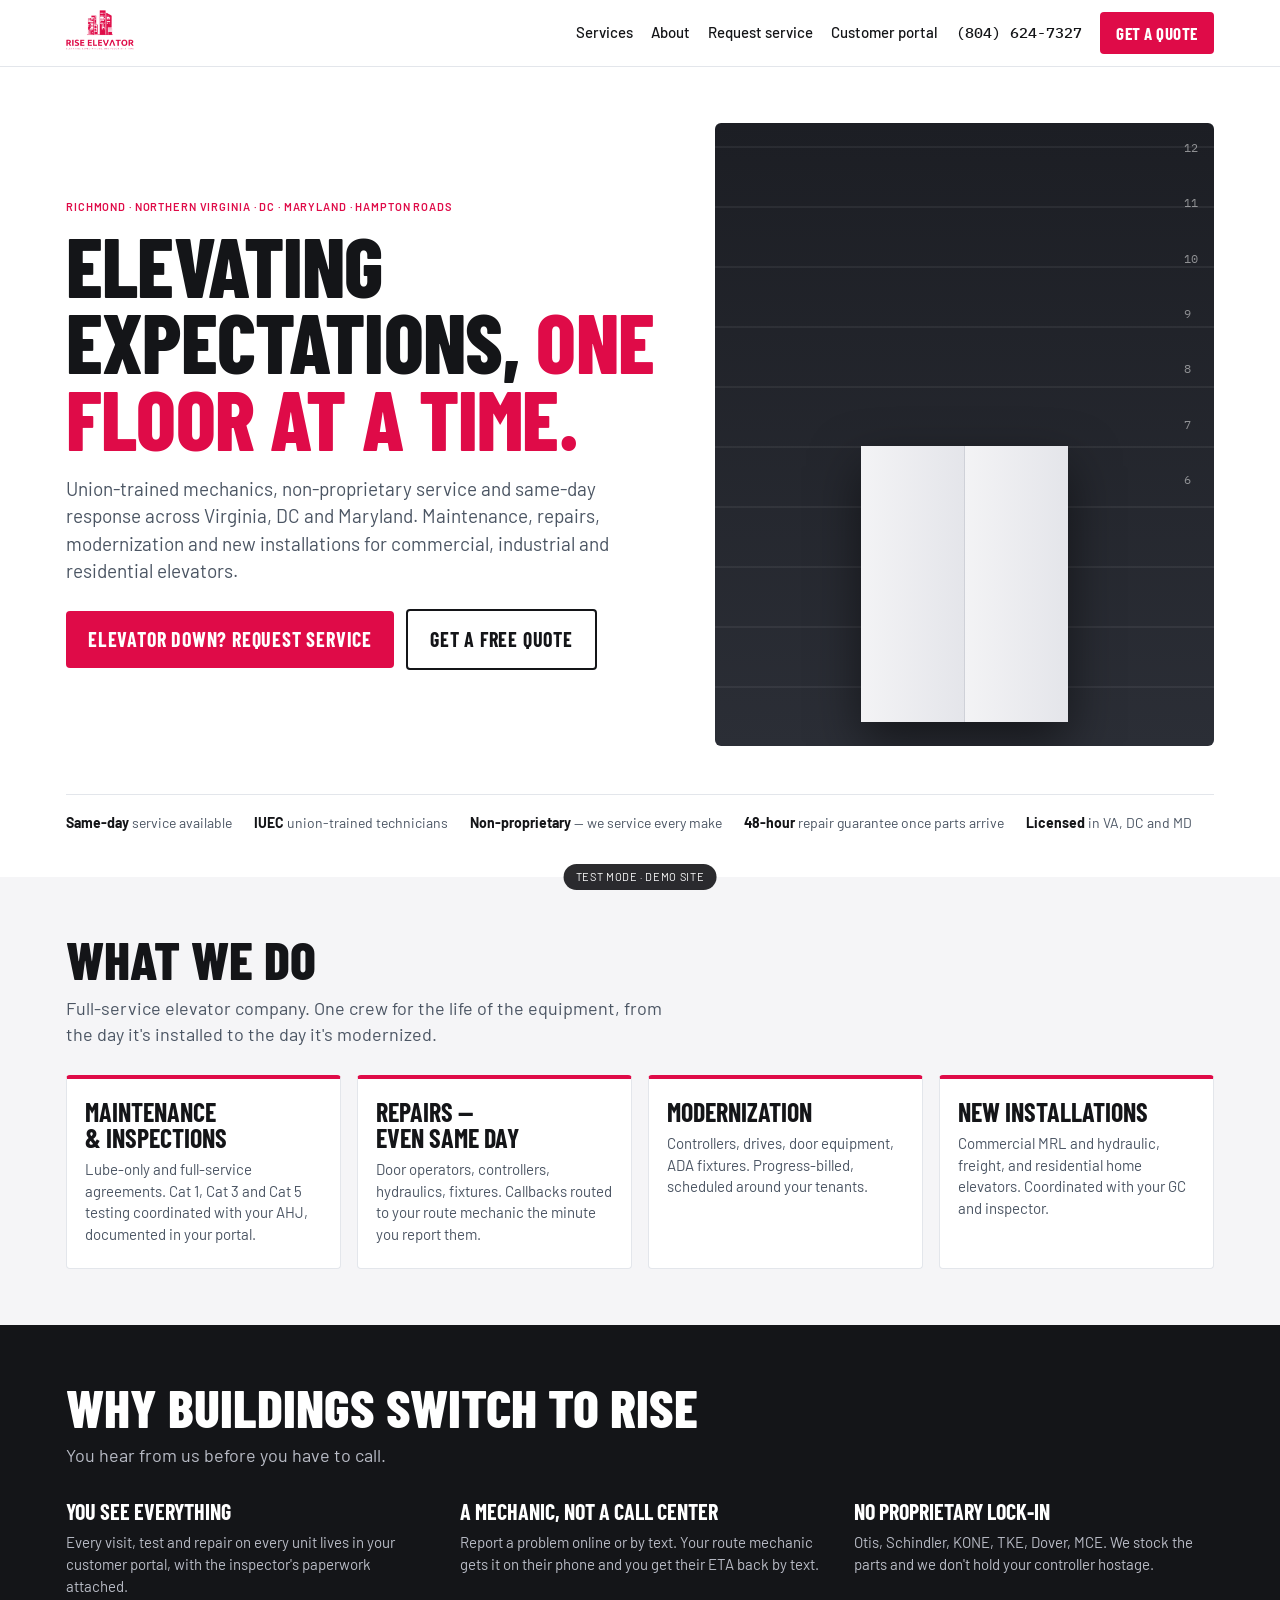
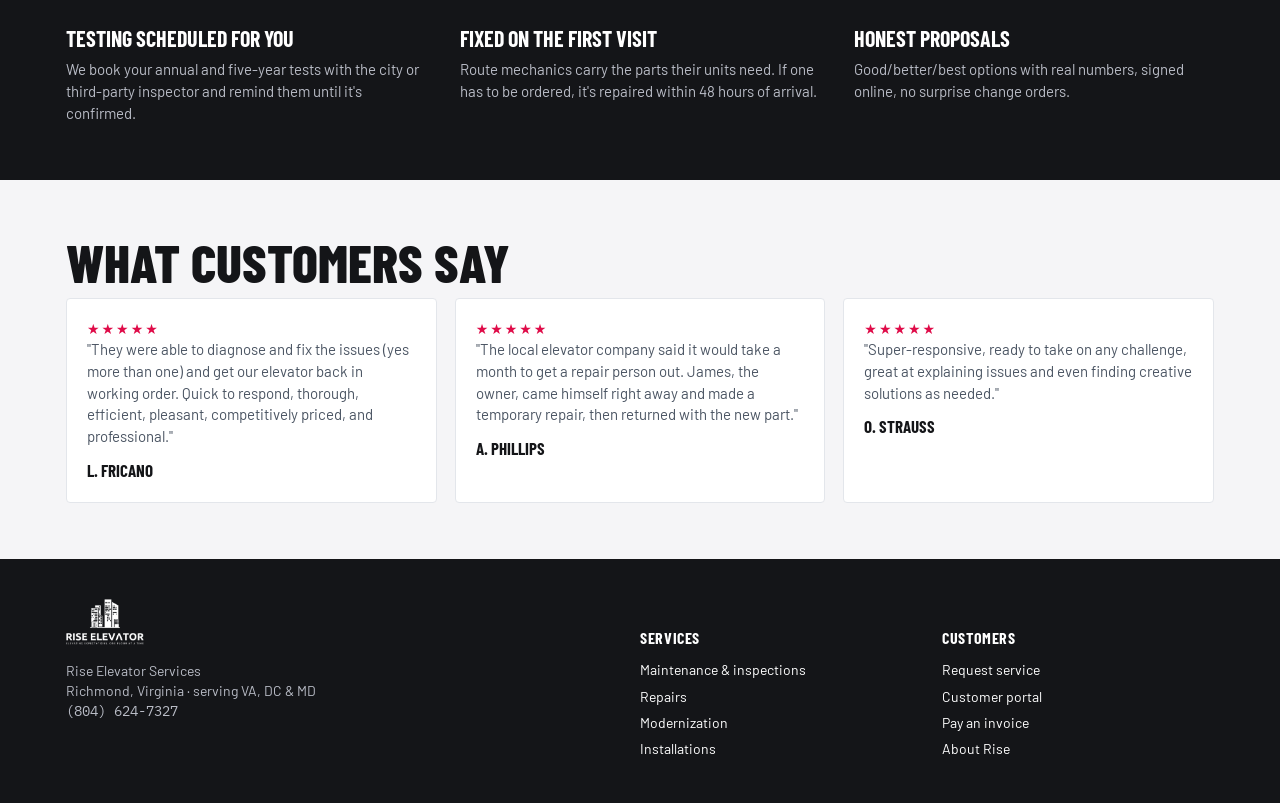
<file: website.html>
<!doctype html>
<html lang="en"><head><meta charset="utf-8"><meta name="viewport" content="width=device-width,initial-scale=1,viewport-fit=cover"><meta name="robots" content="noindex,nofollow">
<title>Rise Elevator Services</title>
<link rel="stylesheet" href="https://fonts.googleapis.com/css2?family=Barlow+Condensed:wght@600;700;800&family=Barlow:wght@400;500;600&family=IBM+Plex+Mono:wght@500&display=swap">
<link rel="stylesheet" href="assets/ui.css">
<style>
/* Website: white + Rise crimson, condensed industrial display type. Every form posts into RiseOS. */
:root{--disp:'Barlow Condensed','Arial Narrow',sans-serif;--body:'Barlow',system-ui,sans-serif;--ink:#141518;--red:#DF0B48;--red-ink:#B2093A;--paper:#fff;--mist:#F5F5F7}
body{font-family:var(--body);background:var(--paper);color:var(--ink);font-size:16px}
.nav{position:sticky;top:0;z-index:30;background:rgba(255,255,255,.94);backdrop-filter:blur(8px);border-bottom:1px solid var(--line)}
.nav-in{max-width:1180px;margin:0 auto;padding:10px max(16px,env(safe-area-inset-right,0px)) 10px max(16px,env(safe-area-inset-left,0px));display:flex;align-items:center;gap:22px}
.nav img{height:40px}
.nav a{color:var(--ink);text-decoration:none;font-weight:500;font-size:15px}
.nav .links{display:flex;gap:18px;margin-left:auto;align-items:center}
.nav .cta{background:var(--red);color:#fff;padding:9px 16px;border-radius:4px;font-family:var(--disp);font-size:17px;letter-spacing:.03em;text-transform:uppercase;font-weight:700}
.nav .tel{font-family:var(--mono);font-weight:500;font-size:15px}
@media(max-width:860px){.nav .links a:not(.cta):not(.tel){display:none}}
.page{display:none}.page.on{display:block}
.wrap{max-width:1180px;margin:0 auto;padding:0 max(16px,env(safe-area-inset-right,0px)) 0 max(16px,env(safe-area-inset-left,0px))}
.hero{display:grid;grid-template-columns:1.1fr .9fr;gap:40px;align-items:center;padding:56px 0 48px}
@media(max-width:860px){.hero{grid-template-columns:1fr;padding:32px 0}}
.hero h1{font-family:var(--disp);font-size:clamp(44px,6.5vw,84px);line-height:.92;text-transform:uppercase;font-weight:800;letter-spacing:-.01em}
.hero h1 em{font-style:normal;color:var(--red)}
.hero p{font-size:19px;color:var(--ink-2);max-width:52ch;margin:18px 0 24px}
.btn-big{display:inline-flex;align-items:center;gap:8px;background:var(--red);color:#fff;text-decoration:none;padding:14px 22px;border-radius:4px;font-family:var(--disp);font-size:20px;text-transform:uppercase;letter-spacing:.04em;font-weight:700;border:0;cursor:pointer}
.btn-big:hover{background:var(--red-ink)}
.btn-big.ghost{background:transparent;color:var(--ink);border:2px solid var(--ink)}
.shaft{position:relative;aspect-ratio:4/5;max-width:100%;border-radius:6px;background:linear-gradient(180deg,#1c1e24,#2b2e36);overflow:hidden;display:flex;align-items:flex-end;justify-content:center;padding:24px}
.shaft:before{content:"";position:absolute;inset:0;background:repeating-linear-gradient(0deg,transparent 0 58px,rgba(255,255,255,.06) 58px 60px)}
.car{width:46%;aspect-ratio:3/4;background:#fff;border-radius:3px;position:relative;box-shadow:0 20px 50px rgba(0,0,0,.5);animation:rise 9s ease-in-out infinite}
.car:before,.car:after{content:"";position:absolute;top:0;bottom:0;width:50%;background:linear-gradient(90deg,#f3f3f5,#e4e5ea);}
.car:before{left:0;border-right:1px solid #cfd1d8}.car:after{right:0;border-left:1px solid #cfd1d8}
@keyframes rise{0%,100%{transform:translateY(0)}50%{transform:translateY(-62%)}}
@media(prefers-reduced-motion:reduce){.car{animation:none;transform:translateY(-30%)}}
.floors{position:absolute;right:16px;top:16px;display:flex;flex-direction:column;gap:38px;font-family:var(--mono);color:rgba(255,255,255,.5);font-size:12px}
.badge-row{display:flex;gap:22px;flex-wrap:wrap;padding:18px 0 44px;border-top:1px solid var(--line);color:var(--ink-2);font-size:14px}
.badge-row b{color:var(--ink)}
.band{background:var(--mist);padding:56px 0}
.band.dark{background:var(--ink);color:#fff}
h2.d{font-family:var(--disp);font-size:clamp(34px,4.5vw,54px);text-transform:uppercase;line-height:.95;font-weight:800;margin-bottom:10px}
.lede{font-size:18px;color:var(--ink-2);max-width:60ch;margin-bottom:28px}
.dark .lede{color:#B9BCC6}
.svc{display:grid;grid-template-columns:repeat(4,minmax(0,1fr));gap:16px}
@media(max-width:980px){.svc{grid-template-columns:repeat(2,minmax(0,1fr))}}
@media(max-width:560px){.svc{grid-template-columns:1fr}}
.svc a{display:block;background:var(--paper);border:1px solid var(--line);border-top:4px solid var(--red);border-radius:4px;padding:20px 18px 22px;text-decoration:none;color:var(--ink);min-height:180px}
.svc a:hover{border-color:var(--ink)}
.svc h3{font-family:var(--disp);font-size:26px;text-transform:uppercase;font-weight:700;line-height:1;margin-bottom:8px}
.svc p{color:var(--ink-2);font-size:15px}
.why{display:grid;grid-template-columns:repeat(3,minmax(0,1fr));gap:26px 34px}
@media(max-width:860px){.why{grid-template-columns:1fr}}
.why h4{font-family:var(--disp);font-size:22px;text-transform:uppercase;font-weight:700;margin-bottom:4px}
.why p{color:#B9BCC6;font-size:15px}
.quotes{display:grid;grid-template-columns:repeat(3,minmax(0,1fr));gap:18px}
@media(max-width:860px){.quotes{grid-template-columns:1fr}}
.quote{background:var(--paper);border:1px solid var(--line);border-radius:4px;padding:20px;font-size:15px;color:var(--ink-2)}
.quote b{display:block;color:var(--ink);margin-top:10px;font-family:var(--disp);text-transform:uppercase;font-size:17px}
.stars{color:var(--red);letter-spacing:2px;font-size:14px}
.form{background:var(--paper);border:1px solid var(--line);border-radius:6px;padding:22px;box-shadow:var(--shadow)}
.form .field label{font-size:13px}
.form input,.form select,.form textarea{padding:11px 12px;font-size:15px}
.urgent{display:grid;grid-template-columns:1fr 1fr;gap:10px}
.urgent label{border:2px solid var(--line);border-radius:6px;padding:12px;cursor:pointer;display:flex;gap:10px;align-items:flex-start;font-size:14px}
.urgent label.on{border-color:var(--red);background:#FDE8EE}
.urgent input{width:auto;margin-top:3px}
.ok-box{background:var(--ok-soft);border:1px solid #BFE3D0;border-radius:6px;padding:18px;text-align:center}
footer{background:var(--ink);color:#B9BCC6;padding:40px 0;font-size:14px}
footer .wrap{display:grid;grid-template-columns:2fr 1fr 1fr;gap:30px}
@media(max-width:700px){footer .wrap{grid-template-columns:1fr}}
footer a{color:#fff;text-decoration:none;display:block;padding:3px 0}
footer h5{font-family:var(--disp);text-transform:uppercase;font-size:16px;color:#fff;margin-bottom:8px;letter-spacing:.04em}
.pageh{padding:48px 0 24px}
.two{display:grid;grid-template-columns:1.2fr .8fr;gap:40px;align-items:start}
@media(max-width:860px){.two{grid-template-columns:1fr}}
.flow{list-style:none;padding:0;margin:0;display:grid;gap:10px}
.flow li{display:grid;grid-template-columns:34px 1fr;gap:12px;align-items:start;font-size:15px}
.flow li span:first-child{font-family:var(--disp);font-size:22px;font-weight:800;color:var(--red);line-height:1}
.status{font-family:var(--mono);font-size:13px;padding:10px 12px;background:var(--mist);border-radius:4px;margin-top:10px;color:var(--ink-2)}
</style></head><body>
<div class="nav"><div class="nav-in"><a href="#home"><img src="assets/rise-logo.png" alt="Rise Elevator Services"></a><div class="links"><a href="#services">Services</a><a href="#about">About</a><a href="#service" >Request service</a><a href="portal.html">Customer portal</a><a class="tel" href="tel:8046247327">(804) 624-7327</a><a class="cta" href="#quote">Get a quote</a></div></div></div>

<!-- HOME -->
<section class="page on" id="p-home">
  <div class="wrap">
    <div class="hero"><div><div class="eyebrow" style="color:var(--red);margin-bottom:12px">Richmond · Northern Virginia · DC · Maryland · Hampton Roads</div><h1>Elevating expectations, <em>one floor at a time.</em></h1><p>Union-trained mechanics, non-proprietary service and same-day response across Virginia, DC and Maryland. Maintenance, repairs, modernization and new installations for commercial, industrial and residential elevators.</p><div class="row" style="gap:12px"><a class="btn-big" href="#service">Elevator down? Request service</a><a class="btn-big ghost" href="#quote">Get a free quote</a></div></div>
      <div class="shaft"><div class="floors"><span>12</span><span>11</span><span>10</span><span>9</span><span>8</span><span>7</span><span>6</span></div><div class="car"></div></div></div>
    <div class="badge-row"><span><b>Same-day</b> service available</span><span><b>IUEC</b> union-trained technicians</span><span><b>Non-proprietary</b> — we service every make</span><span><b>48-hour</b> repair guarantee once parts arrive</span><span><b>Licensed</b> in VA, DC and MD</span></div>
  </div>
  <div class="band"><div class="wrap"><h2 class="d">What we do</h2><p class="lede">Full-service elevator company. One crew for the life of the equipment, from the day it's installed to the day it's modernized.</p>
    <div class="svc"><a href="#services"><h3>Maintenance &amp; inspections</h3><p>Lube-only and full-service agreements. Cat 1, Cat 3 and Cat 5 testing coordinated with your AHJ, documented in your portal.</p></a><a href="#service"><h3>Repairs — even same day</h3><p>Door operators, controllers, hydraulics, fixtures. Callbacks routed to your route mechanic the minute you report them.</p></a><a href="#quote"><h3>Modernization</h3><p>Controllers, drives, door equipment, ADA fixtures. Progress-billed, scheduled around your tenants.</p></a><a href="#quote"><h3>New installations</h3><p>Commercial MRL and hydraulic, freight, and residential home elevators. Coordinated with your GC and inspector.</p></a></div></div></div>
  <div class="band dark"><div class="wrap"><h2 class="d">Why buildings switch to Rise</h2><p class="lede">You hear from us before you have to call.</p>
    <div class="why"><div><h4>You see everything</h4><p>Every visit, test and repair on every unit lives in your customer portal, with the inspector's paperwork attached.</p></div><div><h4>A mechanic, not a call center</h4><p>Report a problem online or by text. Your route mechanic gets it on their phone and you get their ETA back by text.</p></div><div><h4>No proprietary lock-in</h4><p>Otis, Schindler, KONE, TKE, Dover, MCE. We stock the parts and we don't hold your controller hostage.</p></div><div><h4>Testing scheduled for you</h4><p>We book your annual and five-year tests with the city or third-party inspector and remind them until it's confirmed.</p></div><div><h4>Fixed on the first visit</h4><p>Route mechanics carry the parts their units need. If one has to be ordered, it's repaired within 48 hours of arrival.</p></div><div><h4>Honest proposals</h4><p>Good/better/best options with real numbers, signed online, no surprise change orders.</p></div></div></div></div>
  <div class="band"><div class="wrap"><h2 class="d">What customers say</h2><div class="quotes"><div class="quote"><div class="stars">★★★★★</div>"They were able to diagnose and fix the issues (yes more than one) and get our elevator back in working order. Quick to respond, thorough, efficient, pleasant, competitively priced, and professional."<b>L. Fricano</b></div><div class="quote"><div class="stars">★★★★★</div>"The local elevator company said it would take a month to get a repair person out. James, the owner, came himself right away and made a temporary repair, then returned with the new part."<b>A. Phillips</b></div><div class="quote"><div class="stars">★★★★★</div>"Super-responsive, ready to take on any challenge, great at explaining issues and even finding creative solutions as needed."<b>O. Strauss</b></div></div></div></div>
</section>

<!-- SERVICES -->
<section class="page" id="p-services"><div class="wrap"><div class="pageh"><h2 class="d">Services</h2><p class="lede">Commercial, industrial and residential. Every make.</p></div>
  <div class="two"><div class="stack" style="gap:22px">
    <div><h3 style="font-family:var(--disp);font-size:26px;text-transform:uppercase">Maintenance agreements</h3><p style="color:var(--ink-2)">Choose the coverage that fits the building. <b>Oil &amp; grease</b> keeps a well-running unit lubricated and inspected monthly. <b>Parts, oil &amp; grease</b> adds wear parts. <b>Full service</b> covers parts, labor, callbacks during business hours and your annual testing. Every agreement includes a digital maintenance control program on site and in your portal.</p></div>
    <div><h3 style="font-family:var(--disp);font-size:26px;text-transform:uppercase">Testing &amp; inspections</h3><p style="color:var(--ink-2)">Category 1 annual, Category 3 hydraulic and Category 5 five-year tests, scheduled by us with the City of Richmond, Fairfax, Arlington, Alexandria, Virginia Beach, Norfolk, Dominion or your Maryland third-party inspector. Deficiencies come back to you as a priced correction with the deadline attached.</p></div>
    <div><h3 style="font-family:var(--disp);font-size:26px;text-transform:uppercase">Repairs</h3><p style="color:var(--ink-2)">Same-day response for units out of service. Entrapments are dispatched immediately and tracked to the minute.</p></div>
    <div><h3 style="font-family:var(--disp);font-size:26px;text-transform:uppercase">Modernization &amp; installation</h3><p style="color:var(--ink-2)">Controller, drive and door-equipment modernization; ADA accessibility upgrades; new commercial, freight and residential installations. Progress billing with retainage, change orders you sign online.</p></div>
    <div><h3 style="font-family:var(--disp);font-size:26px;text-transform:uppercase">Emergency phone monitoring</h3><p style="color:var(--ink-2)">Code-required two-way communication monitored 24/7, bundled with your agreement.</p></div>
  </div><div class="form"><h3 style="font-family:var(--disp);font-size:24px;text-transform:uppercase;margin-bottom:6px">Service areas</h3><p class="small muted" style="margin-bottom:12px">Four territories, each with its own route mechanics and on-call coverage.</p><div class="stack" style="gap:8px">
    <div class="stripe RIC" style="padding:4px 10px"><b>Richmond &amp; Central Virginia</b><div class="small muted">Richmond, Henrico, Chesterfield, Charlottesville</div></div><div class="stripe NOVA" style="padding:4px 10px"><b>Northern Virginia</b><div class="small muted">Alexandria, Arlington, Fairfax, Tysons, Reston</div></div><div class="stripe DCMD" style="padding:4px 10px"><b>DC &amp; Maryland</b><div class="small muted">Washington, Bethesda, Silver Spring, Montgomery &amp; PG counties</div></div><div class="stripe HR" style="padding:4px 10px"><b>Hampton Roads</b><div class="small muted">Norfolk, Virginia Beach, Chesapeake, Newport News</div></div></div><a class="btn-big" style="margin-top:18px;width:100%;justify-content:center" href="#quote">Get a quote</a></div></div></div></section>

<!-- ABOUT -->
<section class="page" id="p-about"><div class="wrap"><div class="pageh"><h2 class="d">About Rise</h2><p class="lede">An independent, union elevator company based in Richmond, serving Virginia, DC and Maryland.</p></div>
  <div class="two"><div><p style="font-size:17px;color:var(--ink-2);max-width:60ch">We started Rise because building owners deserved an elevator company that picks up the phone, shows up the same day, and tells the truth about what equipment needs. We're more than a local elevator company; we're your partners in elevating experiences and exceeding expectations.</p><p style="font-size:17px;color:var(--ink-2);max-width:60ch;margin-top:14px">Our technicians are IUEC-trained. We service every manufacturer and never lock a customer into proprietary parts. Our owners still run calls.</p><div class="row" style="gap:12px;margin-top:22px"><a class="btn-big" href="#quote">Work with us</a><a class="btn-big ghost" href="portal.html">Customer portal</a></div></div>
  <div class="form"><h3 style="font-family:var(--disp);font-size:24px;text-transform:uppercase;margin-bottom:10px">Certifications</h3><ul class="small" style="margin:0;padding-left:18px;color:var(--ink-2);line-height:1.9"><li>IUEC union-signatory contractor</li><li>Licensed elevator contractor — Virginia DPOR, DC DCRA, Maryland DLLR</li><li>Certified elevator mechanics (CEM) on staff</li><li>HomeAdvisor certified · 5-star rated</li><li>OSHA 30 field leadership</li></ul></div></div></div></section>

<!-- REQUEST SERVICE -->
<section class="page" id="p-service"><div class="wrap"><div class="pageh"><h2 class="d">Request service</h2><p class="lede">Elevator down, stuck, or acting up? Tell us here and it goes straight to dispatch and your route mechanic's phone. <b>If someone is trapped, call (804) 624-7327 as well.</b></p></div>
  <div class="two"><div class="form" id="svc-form">
    <div class="stack" style="gap:14px"><div class="urgent"><label class="on"><input type="radio" name="w-p" value="routine" checked><span><b>Something's off</b><br><span class="muted">Running, but noisy, slow, mis-leveling…</span></span></label><label><input type="radio" name="w-p" value="down"><span><b>Out of service</b><br><span class="muted">Car won't move or doors won't close</span></span></label><label style="grid-column:1/-1;border-color:#F3C9BF"><input type="radio" name="w-p" value="entrapment"><span><b style="color:var(--red)">Someone is trapped</b><br><span class="muted">Dispatched immediately. Please also call us.</span></span></label></div>
    <div class="grid g2"><div class="field"><label>Building</label><select id="w-bldg"></select></div><div class="field"><label>Which elevator</label><select id="w-unit"></select></div></div>
    <div class="field"><label>What's happening</label><textarea id="w-sum" rows="3" placeholder="e.g. Car 2 is stopping about an inch below the lobby floor"></textarea></div>
    <div class="grid g2"><div class="field"><label>Your name</label><input id="w-name" value="Gwen Talley"></div><div class="field"><label>Mobile for text updates</label><input id="w-phone" value="(804) 555-0142"></div></div>
    <button class="btn-big" onclick="sendService()">Send to dispatch</button><p class="xs faint">Not one of our buildings? <a href="#quote">Request a quote</a> and we'll still come out.</p></div></div>
  <div><h3 style="font-family:var(--disp);font-size:24px;text-transform:uppercase;margin-bottom:12px">What happens next</h3><ol class="flow"><li><span>1</span><span>Your request hits the dispatch board and your route mechanic's phone at the same time. After hours it goes to the on-call mechanic.</span></li><li><span>2</span><span>The mechanic acknowledges with an ETA. You get it by text within minutes; if they don't respond, dispatch is alerted and a backup is sent.</span></li><li><span>3</span><span>When the car is back in service you get a completion note with what was found and what was done. It's also in your portal history.</span></li></ol></div></div></div></section>

<!-- QUOTE -->
<section class="page" id="p-quote"><div class="wrap"><div class="pageh"><h2 class="d">Get a free quote</h2><p class="lede">Tell us about the building. A Rise estimator calls back within one business day and the request is already in our system when they do.</p></div>
  <div class="two"><div class="form" id="q-form"><div class="stack" style="gap:14px"><div class="grid g2"><div class="field"><label>Your name</label><input id="q-name" value="Jenna Ruiz"></div><div class="field"><label>Company / building</label><input id="q-co" value="Scott's Addition Lofts"></div></div><div class="grid g2"><div class="field"><label>Email</label><input id="q-email" value="jruiz@scottsaddition.example.com"></div><div class="field"><label>Phone</label><input id="q-phone" value="(804) 555-0177"></div></div><div class="grid g2"><div class="field"><label>Area</label><select id="q-terr"><option value="RIC">Richmond &amp; Central VA</option><option value="NOVA">Northern Virginia</option><option value="DCMD">DC &amp; Maryland</option><option value="HR">Hampton Roads</option></select></div><div class="field"><label>What do you need</label><select id="q-kind"><option>Maintenance takeover</option><option>Repair</option><option>Modernization</option><option>New installation</option><option>Residential home elevator</option><option>Testing / inspection only</option></select></div></div><div class="grid g2"><div class="field"><label>Number of elevators</label><input id="q-n" value="2" inputmode="numeric"></div><div class="field"><label>Current provider (optional)</label><input id="q-cur" placeholder="e.g. OEM, other"></div></div><div class="field"><label>Anything else</label><textarea id="q-note" rows="3" placeholder="Equipment age, problems, timing…"></textarea></div><button class="btn-big" onclick="sendQuote()">Request quote</button></div></div>
  <div><h3 style="font-family:var(--disp);font-size:24px;text-transform:uppercase;margin-bottom:12px">What you'll get</h3><ol class="flow"><li><span>1</span><span>A call from our estimator and, for maintenance, a short site survey.</span></li><li><span>2</span><span>A written proposal you can read, compare options on, and sign from your phone. Terms are spelled out; no revenue games.</span></li><li><span>3</span><span>Your own portal login the day you sign, with every unit, test date and invoice in one place.</span></li></ol></div></div></div></section>

<footer><div class="wrap"><div><img src="assets/rise-logo.png" alt="Rise Elevator" style="height:46px;filter:brightness(0) invert(1)"><p style="margin-top:10px">Rise Elevator Services<br>Richmond, Virginia · serving VA, DC &amp; MD<br><span class="num">(804) 624-7327</span></p></div><div><h5>Services</h5><a href="#services">Maintenance &amp; inspections</a><a href="#service">Repairs</a><a href="#quote">Modernization</a><a href="#quote">Installations</a></div><div><h5>Customers</h5><a href="#service">Request service</a><a href="portal.html">Customer portal</a><a href="portal.html">Pay an invoice</a><a href="#about">About Rise</a></div></div></footer>
<div class="testmode">Test mode · demo site</div>
<div class="toast" id="toast"></div>
<script src="assets/data.js"></script>
<script>
(function(){
var db=RISE.db,$=function(s){return document.querySelector(s)};
var esc=function(s){return String(s==null?'':s).replace(/[&<>"]/g,function(c){return{'&':'&amp;','<':'&lt;','>':'&gt;','"':'&quot;'}[c]})};
function toast(m){var x=$('#toast');x.textContent=m;x.classList.add('show');clearTimeout(x._x);x._x=setTimeout(function(){x.classList.remove('show')},3200)}
function route(){var p=(location.hash||'#home').slice(1);if(!document.getElementById('p-'+p))p='home';document.querySelectorAll('.page').forEach(function(x){x.classList.toggle('on',x.id==='p-'+p)});window.scrollTo(0,0)}
window.addEventListener('hashchange',route);route();
var bs=$('#w-bldg');bs.innerHTML=db.buildings.map(function(b){return '<option value="'+b.id+'">'+esc(b.name)+' — '+esc(b.city)+'</option>'}).join('');bs.value='B04';
function fillUnits(){var us=db.units.filter(function(u){return u.building===bs.value});$('#w-unit').innerHTML=us.map(function(u){return '<option value="'+u.id+'">'+esc(u.name)+' · '+u.make+'</option>'}).join('');if(bs.value==='B04'&&us[1])$('#w-unit').value=us[1].id}
bs.onchange=fillUnits;fillUnits();
document.querySelectorAll('.urgent input').forEach(function(i){i.onchange=function(){document.querySelectorAll('.urgent label').forEach(function(l){l.classList.toggle('on',l.querySelector('input').checked)})}});
window.sendService=function(){var p=document.querySelector('input[name=w-p]:checked').value;var r=RISE.createRequest({unit:$('#w-unit').value,name:$('#w-name').value,contact:$('#w-phone').value,source:'Website',summary:$('#w-sum').value||'Problem reported on website',priority:p});var m=r.assigned?RISE.mech(r.assigned):null;
  $('#svc-form').innerHTML='<div class="ok-box"><div style="font-size:30px;color:var(--ok)">✓</div><h3 style="font-family:var(--disp);font-size:24px;text-transform:uppercase">Request '+r.id+' received</h3><p class="muted" style="margin:6px 0 10px">'+esc(RISE.unitLabel(r.unit))+(m?' · texted to '+esc(m.name)+' ('+esc(r.assignReason)+')':' · dispatch is assigning a mechanic')+'.</p><div class="status">'+(p==='entrapment'?'ENTRAPMENT · Entrapment Clock started in dispatch · ':'')+'Text updates to '+esc($('#w-phone').value)+'</div><p class="xs faint" style="margin-top:12px">Open <a href="backoffice.html#dispatch" target="_blank">the dispatch board</a> or <a href="mechanic.html" target="_blank">the mechanic app</a> in another tab to see it arrive.</p></div>';toast('Sent to dispatch'+(m?' and '+m.name.split(' ')[0]:''))};
window.sendQuote=function(){var l=RISE.createLead({name:$('#q-name').value,company:$('#q-co').value,email:$('#q-email').value,phone:$('#q-phone').value,territory:$('#q-terr').value,kind:$('#q-kind').value,value:(+$('#q-n').value||1)*(/Modern/.test($('#q-kind').value)?150000:/install/i.test($('#q-kind').value)?120000:/Repair/.test($('#q-kind').value)?6000:5400),note:($('#q-cur').value?'Current provider: '+$('#q-cur').value+'. ':'')+$('#q-note').value,source:'Website'});
  $('#q-form').innerHTML='<div class="ok-box"><div style="font-size:30px;color:var(--ok)">✓</div><h3 style="font-family:var(--disp);font-size:24px;text-transform:uppercase">Thanks, '+esc($('#q-name').value.split(' ')[0])+'</h3><p class="muted" style="margin:6px 0 10px">Lead '+l.id+' is in the Rise pipeline for '+esc(RISE.terr(l.territory).name)+'. '+esc(RISE.user(l.owner).name)+' will call '+esc($('#q-phone').value)+' within one business day.</p><p class="xs faint">See it on the <a href="backoffice.html#sales" target="_blank">sales pipeline</a>.</p></div>';toast('Quote request in the pipeline')};
})();
</script></body></html>
</file>
<file: assets/ui.css>
/* Rise × Monopole shared UI — light operations UI, Plex Sans + Plex Mono for figures.
   Layout: fixed left rail (back office) / top bar (website) / phone frame (mechanic). */
:root{
  --bg:#F6F7F9; --panel:#FFFFFF; --ink:#16181D; --ink-2:#4B5563; --ink-3:#8A93A3;
  --line:#E3E6EB; --line-2:#CFD4DC;
  --brand:#DF0B48; --brand-ink:#B2093A; --brand-soft:#FDE8EE;
  --ok:#1E7F5C; --ok-soft:#E3F4EC; --warn:#B7791F; --warn-soft:#FBF1DC; --bad:#C23B22; --bad-soft:#FBE7E2; --info:#2C5EAA; --info-soft:#E6EEFA;
  --ric:#3A6EA5; --nova:#1F8A85; --dcmd:#7A4E9C; --hr:#6E7F2A;
  --sans:'IBM Plex Sans',system-ui,-apple-system,'Segoe UI',sans-serif; --mono:'IBM Plex Mono',ui-monospace,Menlo,monospace;
  --r:6px; --shadow:0 1px 2px rgba(22,24,29,.06),0 4px 14px rgba(22,24,29,.05);
}
*{box-sizing:border-box}
html,body{height:100%}
body{margin:0;background:var(--bg);color:var(--ink);font:14px/1.45 var(--sans);-webkit-font-smoothing:antialiased}
a{color:var(--info)}
h1,h2,h3,h4{margin:0;font-weight:600;text-wrap:balance}
h1{font-size:22px;letter-spacing:-.01em}h2{font-size:17px}h3{font-size:14px}
p{margin:0}
button{font:inherit;cursor:pointer}
input,select,textarea{font:inherit;color:var(--ink);background:var(--panel);border:1px solid var(--line-2);border-radius:var(--r);padding:8px 10px;width:100%}
input:focus,select:focus,textarea:focus,button:focus-visible{outline:2px solid var(--brand);outline-offset:1px}
.num,.mono{font-family:var(--mono);font-variant-numeric:tabular-nums}
.muted{color:var(--ink-2)}.faint{color:var(--ink-3)}.small{font-size:12px}.xs{font-size:11px}
.eyebrow{font-size:11px;letter-spacing:.08em;text-transform:uppercase;color:var(--ink-3);font-weight:600}
.row{display:flex;align-items:center;gap:10px;flex-wrap:wrap}.between{justify-content:space-between}.grow{flex:1;min-width:0}
.stack{display:flex;flex-direction:column;gap:10px}
.grid{display:grid;gap:14px}
.g2{grid-template-columns:repeat(2,minmax(0,1fr))}.g3{grid-template-columns:repeat(3,minmax(0,1fr))}.g4{grid-template-columns:repeat(4,minmax(0,1fr))}
@media(max-width:900px){.g3,.g4{grid-template-columns:repeat(2,minmax(0,1fr))}}
@media(max-width:560px){.g2,.g3,.g4{grid-template-columns:1fr}}
.card{background:var(--panel);border:1px solid var(--line);border-radius:var(--r);padding:14px 16px;min-width:0}
.card.tight{padding:10px 12px}
.card h3{margin-bottom:8px}
.btn{display:inline-flex;align-items:center;gap:6px;border:1px solid var(--line-2);background:var(--panel);color:var(--ink);padding:7px 12px;border-radius:var(--r);font-weight:500;white-space:nowrap}
.btn:hover{border-color:var(--ink-3)}
.btn.primary{background:var(--brand);border-color:var(--brand);color:#fff}.btn.primary:hover{background:var(--brand-ink)}
.btn.dark{background:var(--ink);border-color:var(--ink);color:#fff}
.btn.sm{padding:4px 9px;font-size:12px}.btn.ghost{border-color:transparent;background:transparent}
.btn:disabled{opacity:.5;cursor:not-allowed}
.pill{display:inline-flex;align-items:center;gap:5px;font-size:11px;font-weight:600;padding:2px 8px;border-radius:999px;background:var(--line);color:var(--ink-2);white-space:nowrap}
.pill.ok{background:var(--ok-soft);color:var(--ok)}.pill.warn{background:var(--warn-soft);color:var(--warn)}.pill.bad{background:var(--bad-soft);color:var(--bad)}.pill.info{background:var(--info-soft);color:var(--info)}.pill.brand{background:var(--brand-soft);color:var(--brand-ink)}
.pill.RIC{background:#E6EEF7;color:var(--ric)}.pill.NOVA{background:#E2F2F1;color:var(--nova)}.pill.DCMD{background:#EFE7F5;color:var(--dcmd)}.pill.HR{background:#EEF1E1;color:var(--hr)}
.dot{width:8px;height:8px;border-radius:50%;display:inline-block;background:var(--ink-3)}
.dot.ok{background:var(--ok)}.dot.warn{background:var(--warn)}.dot.bad{background:var(--bad)}.dot.info{background:var(--info)}
.stripe{border-left:3px solid var(--line-2)}
.stripe.RIC{border-left-color:var(--ric)}.stripe.NOVA{border-left-color:var(--nova)}.stripe.DCMD{border-left-color:var(--dcmd)}.stripe.HR{border-left-color:var(--hr)}
.stripe.bad{border-left-color:var(--bad)}.stripe.warn{border-left-color:var(--warn)}.stripe.ok{border-left-color:var(--ok)}
table{width:100%;border-collapse:collapse;font-size:13px}
th{text-align:left;font-size:11px;letter-spacing:.06em;text-transform:uppercase;color:var(--ink-3);font-weight:600;padding:6px 8px;border-bottom:1px solid var(--line);white-space:nowrap}
td{padding:8px;border-bottom:1px solid var(--line);vertical-align:top}
tr:last-child td{border-bottom:0}
td.num,th.num{text-align:right;font-family:var(--mono);font-variant-numeric:tabular-nums}
.tbl{overflow-x:auto;min-width:0}
.stat{display:flex;flex-direction:column;gap:2px}
.stat .v{font-family:var(--mono);font-size:22px;font-weight:500;letter-spacing:-.02em;font-variant-numeric:tabular-nums}
.stat .l{font-size:12px;color:var(--ink-2)}
.bar{height:8px;background:var(--line);border-radius:4px;overflow:hidden}.bar>i{display:block;height:100%;background:var(--info)}
.bar>i.ok{background:var(--ok)}.bar>i.warn{background:var(--warn)}.bar>i.bad{background:var(--bad)}.bar>i.brand{background:var(--brand)}
.testmode{position:fixed;left:50%;transform:translateX(-50%);bottom:calc(10px + env(safe-area-inset-bottom,0px));z-index:50;background:var(--ink);color:#fff;font-size:11px;letter-spacing:.06em;text-transform:uppercase;padding:5px 12px;border-radius:999px;opacity:.9;pointer-events:none}
.toast{position:fixed;right:max(16px,env(safe-area-inset-right,0px));top:calc(16px + env(safe-area-inset-top,0px));z-index:60;background:var(--ink);color:#fff;padding:10px 14px;border-radius:var(--r);box-shadow:var(--shadow);max-width:320px;font-size:13px;opacity:0;transform:translateY(-6px);transition:.2s}
.toast.show{opacity:1;transform:none}
.kv{display:grid;grid-template-columns:auto 1fr;gap:4px 14px;font-size:13px}.kv dt{color:var(--ink-3)}.kv dd{margin:0}
.tabs{display:flex;gap:2px;border-bottom:1px solid var(--line);margin-bottom:14px;overflow-x:auto}
.tabs button{border:0;background:none;padding:8px 12px;color:var(--ink-2);border-bottom:2px solid transparent;margin-bottom:-1px;white-space:nowrap}
.tabs button.on{color:var(--ink);border-bottom-color:var(--brand);font-weight:600}
.field{display:flex;flex-direction:column;gap:4px}.field label{font-size:12px;color:var(--ink-2);font-weight:500}
.chip{display:inline-flex;align-items:center;gap:6px;border:1px solid var(--line-2);border-radius:var(--r);padding:6px 10px;background:var(--panel);cursor:pointer;font-size:13px}
.chip.on{border-color:var(--brand);background:var(--brand-soft);color:var(--brand-ink);font-weight:600}
.avatar{width:28px;height:28px;border-radius:50%;background:var(--line);color:var(--ink-2);font-size:11px;font-weight:600;display:inline-flex;align-items:center;justify-content:center;flex:none}
.modal-bg{position:fixed;inset:0;background:rgba(22,24,29,.45);z-index:70;display:flex;align-items:center;justify-content:center;padding:16px}
.modal{background:var(--panel);border-radius:8px;max-width:620px;width:100%;max-height:90vh;overflow:auto;padding:20px;box-shadow:0 20px 60px rgba(0,0,0,.25)}
.modal.wide{max-width:860px}
.hint{font-size:12px;color:var(--ink-3)}
.monopole{font-family:var(--mono);font-size:11px;letter-spacing:.04em;color:var(--ink-3)}
@media(prefers-reduced-motion:reduce){*{transition:none!important;animation:none!important}}
</file>
